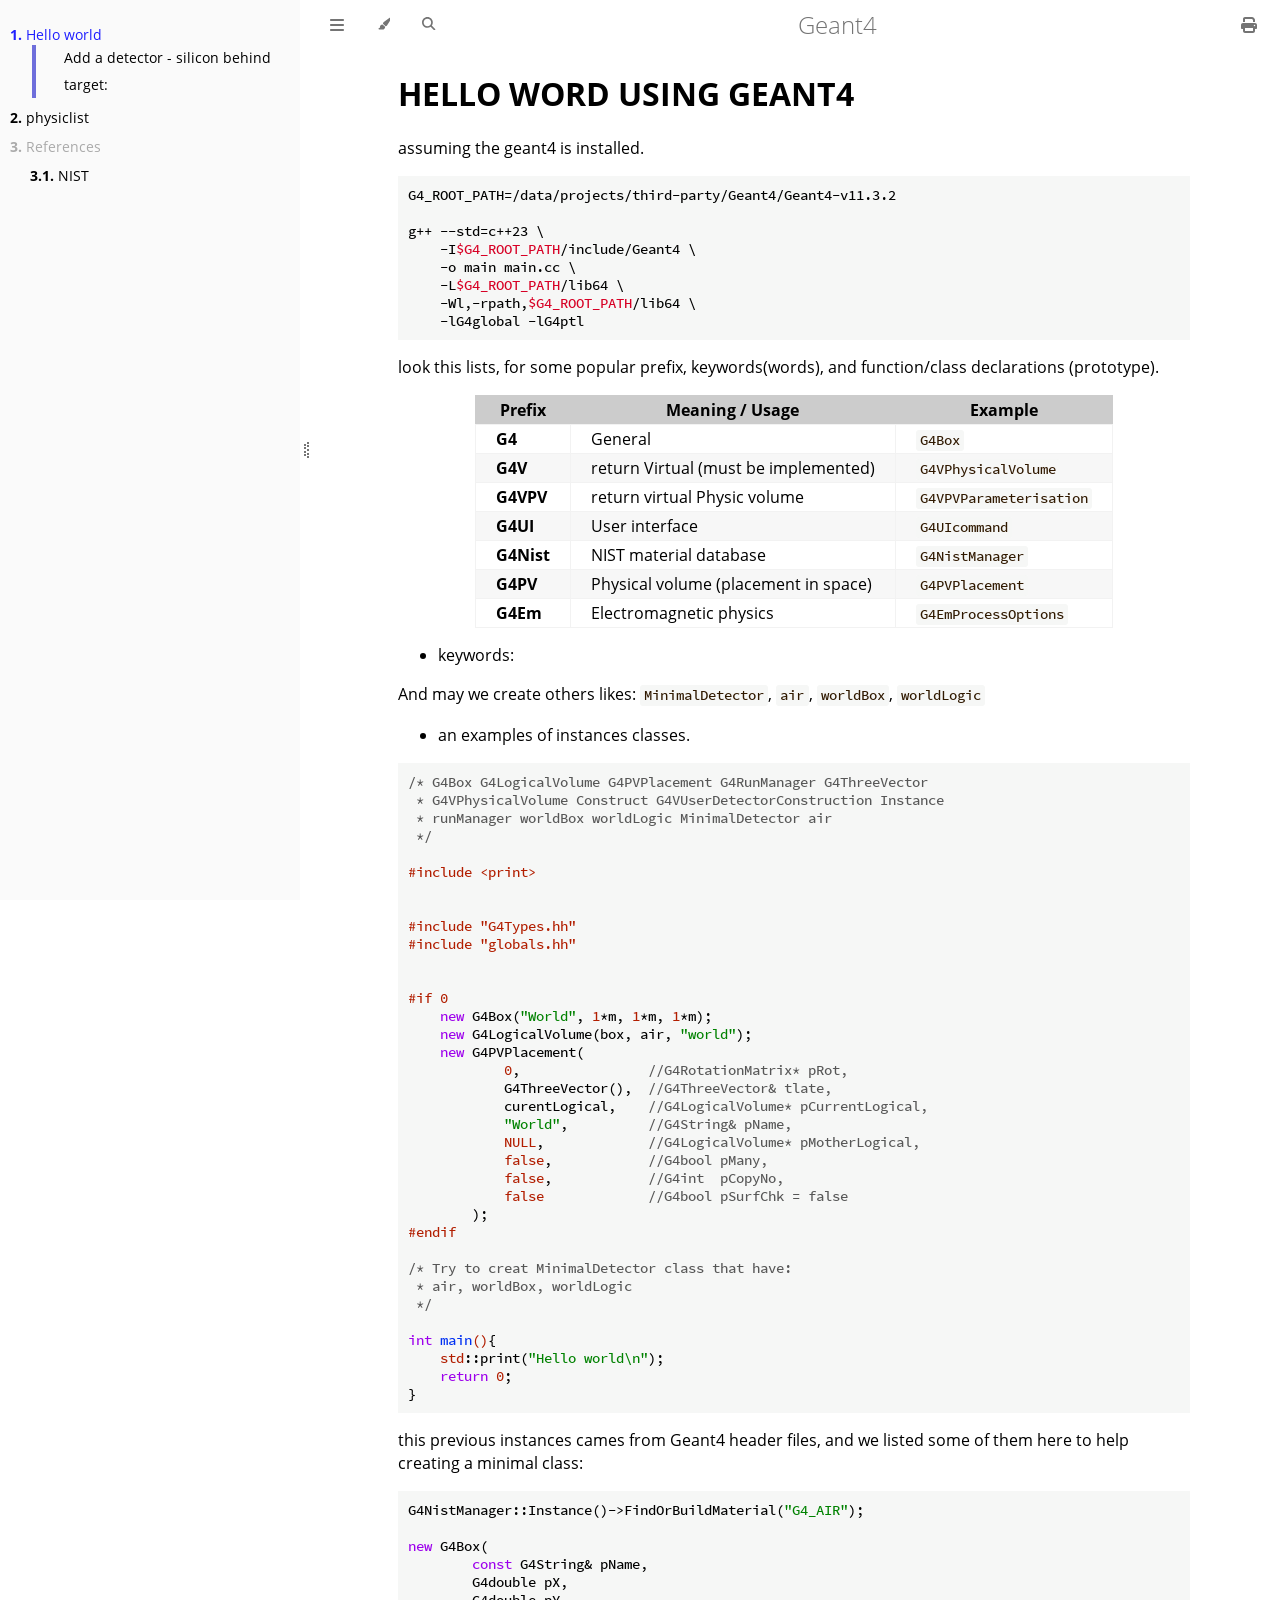
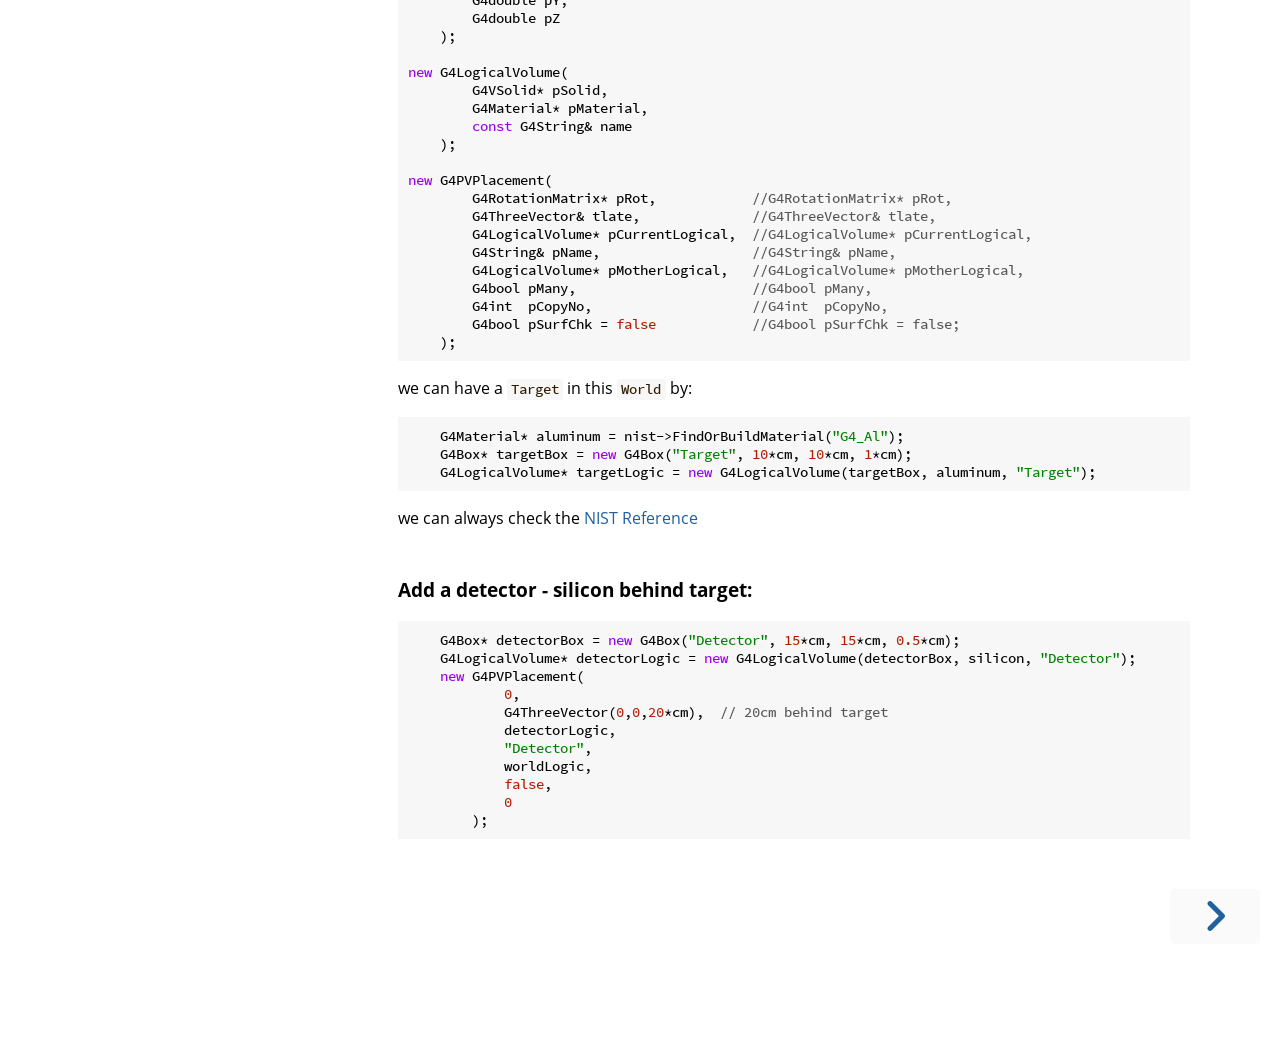
<file: index.html>
<!DOCTYPE HTML>
<html lang="en" class="light sidebar-visible" dir="ltr">
    <head>
        <!-- Book generated using mdBook -->
        <meta charset="UTF-8">
        <title>Hello world - Geant4</title>


        <!-- Custom HTML head -->

        <meta name="description" content="">
        <meta name="viewport" content="width=device-width, initial-scale=1">
        <meta name="theme-color" content="#ffffff">

        <link rel="icon" href="favicon-de23e50b.svg">
        <link rel="shortcut icon" href="favicon-8114d1fc.png">
        <link rel="stylesheet" href="css/variables-8adf115d.css">
        <link rel="stylesheet" href="css/general-2459343d.css">
        <link rel="stylesheet" href="css/chrome-ae938929.css">
        <link rel="stylesheet" href="css/print-9e4910d8.css" media="print">

        <!-- Fonts -->
        <link rel="stylesheet" href="fonts/fonts-9644e21d.css">

        <!-- Highlight.js Stylesheets -->
        <link rel="stylesheet" id="mdbook-highlight-css" href="highlight-493f70e1.css">
        <link rel="stylesheet" id="mdbook-tomorrow-night-css" href="tomorrow-night-4c0ae647.css">
        <link rel="stylesheet" id="mdbook-ayu-highlight-css" href="ayu-highlight-3fdfc3ac.css">

        <!-- Custom theme stylesheets -->
        <link rel="stylesheet" href="custom-8c1ed8f1.css">


        <!-- Provide site root and default themes to javascript -->
        <script>
            const path_to_root = "";
            const default_light_theme = "light";
            const default_dark_theme = "navy";
            window.path_to_searchindex_js = "searchindex-22007631.js";
        </script>
        <!-- Start loading toc.js asap -->
        <script src="toc-5d5b50f2.js"></script>
    </head>
    <body>
    <div id="mdbook-help-container">
        <div id="mdbook-help-popup">
            <h2 class="mdbook-help-title">Keyboard shortcuts</h2>
            <div>
                <p>Press <kbd>←</kbd> or <kbd>→</kbd> to navigate between chapters</p>
                <p>Press <kbd>S</kbd> or <kbd>/</kbd> to search in the book</p>
                <p>Press <kbd>?</kbd> to show this help</p>
                <p>Press <kbd>Esc</kbd> to hide this help</p>
            </div>
        </div>
    </div>
    <div id="mdbook-body-container">
        <!-- Work around some values being stored in localStorage wrapped in quotes -->
        <script>
            try {
                let theme = localStorage.getItem('mdbook-theme');
                let sidebar = localStorage.getItem('mdbook-sidebar');

                if (theme.startsWith('"') && theme.endsWith('"')) {
                    localStorage.setItem('mdbook-theme', theme.slice(1, theme.length - 1));
                }

                if (sidebar.startsWith('"') && sidebar.endsWith('"')) {
                    localStorage.setItem('mdbook-sidebar', sidebar.slice(1, sidebar.length - 1));
                }
            } catch (e) { }
        </script>

        <!-- Set the theme before any content is loaded, prevents flash -->
        <script>
            const default_theme = window.matchMedia("(prefers-color-scheme: dark)").matches ? default_dark_theme : default_light_theme;
            let theme;
            try { theme = localStorage.getItem('mdbook-theme'); } catch(e) { }
            if (theme === null || theme === undefined) { theme = default_theme; }
            const html = document.documentElement;
            html.classList.remove('light')
            html.classList.add(theme);
            html.classList.add("js");
        </script>

        <input type="checkbox" id="mdbook-sidebar-toggle-anchor" class="hidden">

        <!-- Hide / unhide sidebar before it is displayed -->
        <script>
            let sidebar = null;
            const sidebar_toggle = document.getElementById("mdbook-sidebar-toggle-anchor");
            if (document.body.clientWidth >= 1080) {
                try { sidebar = localStorage.getItem('mdbook-sidebar'); } catch(e) { }
                sidebar = sidebar || 'visible';
            } else {
                sidebar = 'hidden';
                sidebar_toggle.checked = false;
            }
            if (sidebar === 'visible') {
                sidebar_toggle.checked = true;
            } else {
                html.classList.remove('sidebar-visible');
            }
        </script>

        <nav id="mdbook-sidebar" class="sidebar" aria-label="Table of contents">
            <!-- populated by js -->
            <mdbook-sidebar-scrollbox class="sidebar-scrollbox"></mdbook-sidebar-scrollbox>
            <noscript>
                <iframe class="sidebar-iframe-outer" src="toc.html"></iframe>
            </noscript>
            <div id="mdbook-sidebar-resize-handle" class="sidebar-resize-handle">
                <div class="sidebar-resize-indicator"></div>
            </div>
        </nav>

        <div id="mdbook-page-wrapper" class="page-wrapper">

            <div class="page">
                <div id="mdbook-menu-bar-hover-placeholder"></div>
                <div id="mdbook-menu-bar" class="menu-bar sticky">
                    <div class="left-buttons">
                        <label id="mdbook-sidebar-toggle" class="icon-button" for="mdbook-sidebar-toggle-anchor" title="Toggle Table of Contents" aria-label="Toggle Table of Contents" aria-controls="mdbook-sidebar">
                            <span class=fa-svg><svg xmlns="http://www.w3.org/2000/svg" viewBox="0 0 448 512"><!--! Font Awesome Free 6.2.0 by @fontawesome - https://fontawesome.com License - https://fontawesome.com/license/free (Icons: CC BY 4.0, Fonts: SIL OFL 1.1, Code: MIT License) Copyright 2022 Fonticons, Inc. --><path d="M0 96C0 78.3 14.3 64 32 64H416c17.7 0 32 14.3 32 32s-14.3 32-32 32H32C14.3 128 0 113.7 0 96zM0 256c0-17.7 14.3-32 32-32H416c17.7 0 32 14.3 32 32s-14.3 32-32 32H32c-17.7 0-32-14.3-32-32zM448 416c0 17.7-14.3 32-32 32H32c-17.7 0-32-14.3-32-32s14.3-32 32-32H416c17.7 0 32 14.3 32 32z"/></svg></span>
                        </label>
                        <button id="mdbook-theme-toggle" class="icon-button" type="button" title="Change theme" aria-label="Change theme" aria-haspopup="true" aria-expanded="false" aria-controls="mdbook-theme-list">
                            <span class=fa-svg><svg xmlns="http://www.w3.org/2000/svg" viewBox="0 0 576 512"><!--! Font Awesome Free 6.2.0 by @fontawesome - https://fontawesome.com License - https://fontawesome.com/license/free (Icons: CC BY 4.0, Fonts: SIL OFL 1.1, Code: MIT License) Copyright 2022 Fonticons, Inc. --><path d="M371.3 367.1c27.3-3.9 51.9-19.4 67.2-42.9L600.2 74.1c12.6-19.5 9.4-45.3-7.6-61.2S549.7-4.4 531.1 9.6L294.4 187.2c-24 18-38.2 46.1-38.4 76.1L371.3 367.1zm-19.6 25.4l-116-104.4C175.9 290.3 128 339.6 128 400c0 3.9 .2 7.8 .6 11.6c1.8 17.5-10.2 36.4-27.8 36.4H96c-17.7 0-32 14.3-32 32s14.3 32 32 32H240c61.9 0 112-50.1 112-112c0-2.5-.1-5-.2-7.5z"/></svg></span>
                        </button>
                        <ul id="mdbook-theme-list" class="theme-popup" aria-label="Themes" role="menu">
                            <li role="none"><button role="menuitem" class="theme" id="mdbook-theme-default_theme">Auto</button></li>
                            <li role="none"><button role="menuitem" class="theme" id="mdbook-theme-light">Light</button></li>
                            <li role="none"><button role="menuitem" class="theme" id="mdbook-theme-rust">Rust</button></li>
                            <li role="none"><button role="menuitem" class="theme" id="mdbook-theme-coal">Coal</button></li>
                            <li role="none"><button role="menuitem" class="theme" id="mdbook-theme-navy">Navy</button></li>
                            <li role="none"><button role="menuitem" class="theme" id="mdbook-theme-ayu">Ayu</button></li>
                        </ul>
                        <button id="mdbook-search-toggle" class="icon-button" type="button" title="Search (`/`)" aria-label="Toggle Searchbar" aria-expanded="false" aria-keyshortcuts="/ s" aria-controls="mdbook-searchbar">
                            <span class=fa-svg><svg xmlns="http://www.w3.org/2000/svg" viewBox="0 0 512 512"><!--! Font Awesome Free 6.2.0 by @fontawesome - https://fontawesome.com License - https://fontawesome.com/license/free (Icons: CC BY 4.0, Fonts: SIL OFL 1.1, Code: MIT License) Copyright 2022 Fonticons, Inc. --><path d="M416 208c0 45.9-14.9 88.3-40 122.7L502.6 457.4c12.5 12.5 12.5 32.8 0 45.3s-32.8 12.5-45.3 0L330.7 376c-34.4 25.2-76.8 40-122.7 40C93.1 416 0 322.9 0 208S93.1 0 208 0S416 93.1 416 208zM208 352c79.5 0 144-64.5 144-144s-64.5-144-144-144S64 128.5 64 208s64.5 144 144 144z"/></svg></span>
                        </button>
                    </div>

                    <h1 class="menu-title">Geant4</h1>

                    <div class="right-buttons">
                        <a href="print.html" title="Print this book" aria-label="Print this book">
                            <span class=fa-svg id="print-button"><svg xmlns="http://www.w3.org/2000/svg" viewBox="0 0 512 512"><!--! Font Awesome Free 6.2.0 by @fontawesome - https://fontawesome.com License - https://fontawesome.com/license/free (Icons: CC BY 4.0, Fonts: SIL OFL 1.1, Code: MIT License) Copyright 2022 Fonticons, Inc. --><path d="M128 0C92.7 0 64 28.7 64 64v96h64V64H354.7L384 93.3V160h64V93.3c0-17-6.7-33.3-18.7-45.3L400 18.7C388 6.7 371.7 0 354.7 0H128zM384 352v32 64H128V384 368 352H384zm64 32h32c17.7 0 32-14.3 32-32V256c0-35.3-28.7-64-64-64H64c-35.3 0-64 28.7-64 64v96c0 17.7 14.3 32 32 32H64v64c0 35.3 28.7 64 64 64H384c35.3 0 64-28.7 64-64V384zm-16-88c-13.3 0-24-10.7-24-24s10.7-24 24-24s24 10.7 24 24s-10.7 24-24 24z"/></svg></span>
                        </a>

                    </div>
                </div>

                <div id="mdbook-search-wrapper" class="hidden">
                    <form id="mdbook-searchbar-outer" class="searchbar-outer">
                        <div class="search-wrapper">
                            <input type="search" id="mdbook-searchbar" name="searchbar" placeholder="Search this book ..." aria-controls="mdbook-searchresults-outer" aria-describedby="searchresults-header">
                            <div class="spinner-wrapper">
                                <span class=fa-svg id="fa-spin"><svg xmlns="http://www.w3.org/2000/svg" viewBox="0 0 512 512"><!--! Font Awesome Free 6.2.0 by @fontawesome - https://fontawesome.com License - https://fontawesome.com/license/free (Icons: CC BY 4.0, Fonts: SIL OFL 1.1, Code: MIT License) Copyright 2022 Fonticons, Inc. --><path d="M304 48c0-26.5-21.5-48-48-48s-48 21.5-48 48s21.5 48 48 48s48-21.5 48-48zm0 416c0-26.5-21.5-48-48-48s-48 21.5-48 48s21.5 48 48 48s48-21.5 48-48zM48 304c26.5 0 48-21.5 48-48s-21.5-48-48-48s-48 21.5-48 48s21.5 48 48 48zm464-48c0-26.5-21.5-48-48-48s-48 21.5-48 48s21.5 48 48 48s48-21.5 48-48zM142.9 437c18.7-18.7 18.7-49.1 0-67.9s-49.1-18.7-67.9 0s-18.7 49.1 0 67.9s49.1 18.7 67.9 0zm0-294.2c18.7-18.7 18.7-49.1 0-67.9S93.7 56.2 75 75s-18.7 49.1 0 67.9s49.1 18.7 67.9 0zM369.1 437c18.7 18.7 49.1 18.7 67.9 0s18.7-49.1 0-67.9s-49.1-18.7-67.9 0s-18.7 49.1 0 67.9z"/></svg></span>
                            </div>
                        </div>
                    </form>
                    <div id="mdbook-searchresults-outer" class="searchresults-outer hidden">
                        <div id="mdbook-searchresults-header" class="searchresults-header"></div>
                        <ul id="mdbook-searchresults">
                        </ul>
                    </div>
                </div>

                <!-- Apply ARIA attributes after the sidebar and the sidebar toggle button are added to the DOM -->
                <script>
                    document.getElementById('mdbook-sidebar-toggle').setAttribute('aria-expanded', sidebar === 'visible');
                    document.getElementById('mdbook-sidebar').setAttribute('aria-hidden', sidebar !== 'visible');
                    Array.from(document.querySelectorAll('#mdbook-sidebar a')).forEach(function(link) {
                        link.setAttribute('tabIndex', sidebar === 'visible' ? 0 : -1);
                    });
                </script>

                <div id="mdbook-content" class="content">
                    <main>
                        <h1 id="hello-word-using-geant4"><a class="header" href="#hello-word-using-geant4">HELLO WORD USING GEANT4</a></h1>
<p>assuming the geant4 is installed.</p>
<pre><code class="language-bash">G4_ROOT_PATH=/data/projects/third-party/Geant4/Geant4-v11.3.2

g++ --std=c++23 \
    -I$G4_ROOT_PATH/include/Geant4 \
    -o main main.cc \
    -L$G4_ROOT_PATH/lib64 \
    -Wl,-rpath,$G4_ROOT_PATH/lib64 \
    -lG4global -lG4ptl
</code></pre>
<p>look this lists, for some popular prefix, keywords(words), and function/class declarations (prototype).</p>
<div class="table-wrapper">
<table>
<thead>
<tr><th>Prefix</th><th>Meaning / Usage</th><th>Example</th></tr>
</thead>
<tbody>
<tr><td><strong>G4</strong></td><td>General</td><td><code>G4Box</code></td></tr>
<tr><td><strong>G4V</strong></td><td>return Virtual (must be implemented)</td><td><code>G4VPhysicalVolume</code></td></tr>
<tr><td><strong>G4VPV</strong></td><td>return virtual Physic volume</td><td><code>G4VPVParameterisation</code></td></tr>
<tr><td><strong>G4UI</strong></td><td>User interface</td><td><code>G4UIcommand</code></td></tr>
<tr><td><strong>G4Nist</strong></td><td>NIST material database</td><td><code>G4NistManager</code></td></tr>
<tr><td><strong>G4PV</strong></td><td>Physical volume (placement in space)</td><td><code>G4PVPlacement</code></td></tr>
<tr><td><strong>G4Em</strong></td><td>Electromagnetic physics</td><td><code>G4EmProcessOptions</code></td></tr>
</tbody>
</table>
</div>
<ul>
<li>keywords:</li>
</ul>
<p>And may we create others likes: <code>MinimalDetector</code>, <code>air</code>, <code>worldBox</code>, <code>worldLogic</code></p>
<ul>
<li>an examples of instances classes.</li>
</ul>
<pre><code class="language-cpp">/* G4Box G4LogicalVolume G4PVPlacement G4RunManager G4ThreeVector
 * G4VPhysicalVolume Construct G4VUserDetectorConstruction Instance
 * runManager worldBox worldLogic MinimalDetector air
 */

#include &lt;print&gt;


#include "G4Types.hh"
#include "globals.hh"


#if 0
    new G4Box("World", 1*m, 1*m, 1*m);
    new G4LogicalVolume(box, air, "world");
    new G4PVPlacement(
            0,                //G4RotationMatrix* pRot,
            G4ThreeVector(),  //G4ThreeVector&amp; tlate,
            curentLogical,    //G4LogicalVolume* pCurrentLogical,
            "World",          //G4String&amp; pName,
            NULL,             //G4LogicalVolume* pMotherLogical,
            false,            //G4bool pMany,
            false,            //G4int  pCopyNo,
            false             //G4bool pSurfChk = false
        );
#endif

/* Try to creat MinimalDetector class that have:
 * air, worldBox, worldLogic
 */

int main(){
    std::print("Hello world\n");
    return 0;
}
</code></pre>
<p>this previous instances cames from Geant4 header files, and we listed some of them here to help creating a minimal class:</p>
<pre><code class="language-cpp">G4NistManager::Instance()-&gt;FindOrBuildMaterial("G4_AIR");

new G4Box(
        const G4String&amp; pName,
        G4double pX,
        G4double pY,
        G4double pZ
    );

new G4LogicalVolume(
        G4VSolid* pSolid,
        G4Material* pMaterial,
        const G4String&amp; name
    );

new G4PVPlacement(
        G4RotationMatrix* pRot,            //G4RotationMatrix* pRot,
        G4ThreeVector&amp; tlate,              //G4ThreeVector&amp; tlate,
        G4LogicalVolume* pCurrentLogical,  //G4LogicalVolume* pCurrentLogical,
        G4String&amp; pName,                   //G4String&amp; pName,
        G4LogicalVolume* pMotherLogical,   //G4LogicalVolume* pMotherLogical,
        G4bool pMany,                      //G4bool pMany,
        G4int  pCopyNo,                    //G4int  pCopyNo,
        G4bool pSurfChk = false            //G4bool pSurfChk = false;
    );
</code></pre>
<p>we can have a <code>Target</code> in this <code>World</code> by:</p>
<pre><code class="language-cpp">    G4Material* aluminum = nist-&gt;FindOrBuildMaterial("G4_Al");
    G4Box* targetBox = new G4Box("Target", 10*cm, 10*cm, 1*cm);
    G4LogicalVolume* targetLogic = new G4LogicalVolume(targetBox, aluminum, "Target");
</code></pre>
<p>we can always check the <a href="./references/nist.html"> NIST Reference </a></p>
<h3 id="add-a-detector---silicon-behind-target"><a class="header" href="#add-a-detector---silicon-behind-target">Add a detector - silicon behind target:</a></h3>
<pre><code class="language-cpp">    G4Box* detectorBox = new G4Box("Detector", 15*cm, 15*cm, 0.5*cm);
    G4LogicalVolume* detectorLogic = new G4LogicalVolume(detectorBox, silicon, "Detector");
    new G4PVPlacement(
            0,
            G4ThreeVector(0,0,20*cm),  // 20cm behind target
            detectorLogic,
            "Detector", 
            worldLogic,
            false,
            0
        );
</code></pre>

                    </main>

                    <nav class="nav-wrapper" aria-label="Page navigation">
                        <!-- Mobile navigation buttons -->

                            <a rel="next prefetch" href="physiclist.html" class="mobile-nav-chapters next" title="Next chapter" aria-label="Next chapter" aria-keyshortcuts="Right">
                                <span class=fa-svg><svg xmlns="http://www.w3.org/2000/svg" viewBox="0 0 320 512"><!--! Font Awesome Free 6.2.0 by @fontawesome - https://fontawesome.com License - https://fontawesome.com/license/free (Icons: CC BY 4.0, Fonts: SIL OFL 1.1, Code: MIT License) Copyright 2022 Fonticons, Inc. --><path d="M278.6 233.4c12.5 12.5 12.5 32.8 0 45.3l-160 160c-12.5 12.5-32.8 12.5-45.3 0s-12.5-32.8 0-45.3L210.7 256 73.4 118.6c-12.5-12.5-12.5-32.8 0-45.3s32.8-12.5 45.3 0l160 160z"/></svg></span>
                            </a>

                        <div style="clear: both"></div>
                    </nav>
                </div>
            </div>

            <nav class="nav-wide-wrapper" aria-label="Page navigation">

                    <a rel="next prefetch" href="physiclist.html" class="nav-chapters next" title="Next chapter" aria-label="Next chapter" aria-keyshortcuts="Right">
                        <span class=fa-svg><svg xmlns="http://www.w3.org/2000/svg" viewBox="0 0 320 512"><!--! Font Awesome Free 6.2.0 by @fontawesome - https://fontawesome.com License - https://fontawesome.com/license/free (Icons: CC BY 4.0, Fonts: SIL OFL 1.1, Code: MIT License) Copyright 2022 Fonticons, Inc. --><path d="M278.6 233.4c12.5 12.5 12.5 32.8 0 45.3l-160 160c-12.5 12.5-32.8 12.5-45.3 0s-12.5-32.8 0-45.3L210.7 256 73.4 118.6c-12.5-12.5-12.5-32.8 0-45.3s32.8-12.5 45.3 0l160 160z"/></svg></span>
                    </a>
            </nav>

        </div>

        <template id=fa-eye><span class=fa-svg><svg xmlns="http://www.w3.org/2000/svg" viewBox="0 0 576 512"><!--! Font Awesome Free 6.2.0 by @fontawesome - https://fontawesome.com License - https://fontawesome.com/license/free (Icons: CC BY 4.0, Fonts: SIL OFL 1.1, Code: MIT License) Copyright 2022 Fonticons, Inc. --><path d="M288 32c-80.8 0-145.5 36.8-192.6 80.6C48.6 156 17.3 208 2.5 243.7c-3.3 7.9-3.3 16.7 0 24.6C17.3 304 48.6 356 95.4 399.4C142.5 443.2 207.2 480 288 480s145.5-36.8 192.6-80.6c46.8-43.5 78.1-95.4 93-131.1c3.3-7.9 3.3-16.7 0-24.6c-14.9-35.7-46.2-87.7-93-131.1C433.5 68.8 368.8 32 288 32zM432 256c0 79.5-64.5 144-144 144s-144-64.5-144-144s64.5-144 144-144s144 64.5 144 144zM288 192c0 35.3-28.7 64-64 64c-11.5 0-22.3-3-31.6-8.4c-.2 2.8-.4 5.5-.4 8.4c0 53 43 96 96 96s96-43 96-96s-43-96-96-96c-2.8 0-5.6 .1-8.4 .4c5.3 9.3 8.4 20.1 8.4 31.6z"/></svg></span></template>
        <template id=fa-eye-slash><span class=fa-svg><svg xmlns="http://www.w3.org/2000/svg" viewBox="0 0 640 512"><!--! Font Awesome Free 6.2.0 by @fontawesome - https://fontawesome.com License - https://fontawesome.com/license/free (Icons: CC BY 4.0, Fonts: SIL OFL 1.1, Code: MIT License) Copyright 2022 Fonticons, Inc. --><path d="M38.8 5.1C28.4-3.1 13.3-1.2 5.1 9.2S-1.2 34.7 9.2 42.9l592 464c10.4 8.2 25.5 6.3 33.7-4.1s6.3-25.5-4.1-33.7L525.6 386.7c39.6-40.6 66.4-86.1 79.9-118.4c3.3-7.9 3.3-16.7 0-24.6c-14.9-35.7-46.2-87.7-93-131.1C465.5 68.8 400.8 32 320 32c-68.2 0-125 26.3-169.3 60.8L38.8 5.1zM223.1 149.5C248.6 126.2 282.7 112 320 112c79.5 0 144 64.5 144 144c0 24.9-6.3 48.3-17.4 68.7L408 294.5c5.2-11.8 8-24.8 8-38.5c0-53-43-96-96-96c-2.8 0-5.6 .1-8.4 .4c5.3 9.3 8.4 20.1 8.4 31.6c0 10.2-2.4 19.8-6.6 28.3l-90.3-70.8zm223.1 298L373 389.9c-16.4 6.5-34.3 10.1-53 10.1c-79.5 0-144-64.5-144-144c0-6.9 .5-13.6 1.4-20.2L83.1 161.5C60.3 191.2 44 220.8 34.5 243.7c-3.3 7.9-3.3 16.7 0 24.6c14.9 35.7 46.2 87.7 93 131.1C174.5 443.2 239.2 480 320 480c47.8 0 89.9-12.9 126.2-32.5z"/></svg></span></template>
        <template id=fa-copy><span class=fa-svg><svg xmlns="http://www.w3.org/2000/svg" viewBox="0 0 512 512"><!--! Font Awesome Free 6.2.0 by @fontawesome - https://fontawesome.com License - https://fontawesome.com/license/free (Icons: CC BY 4.0, Fonts: SIL OFL 1.1, Code: MIT License) Copyright 2022 Fonticons, Inc. --><path d="M502.6 70.63l-61.25-61.25C435.4 3.371 427.2 0 418.7 0H255.1c-35.35 0-64 28.66-64 64l.0195 256C192 355.4 220.7 384 256 384h192c35.2 0 64-28.8 64-64V93.25C512 84.77 508.6 76.63 502.6 70.63zM464 320c0 8.836-7.164 16-16 16H255.1c-8.838 0-16-7.164-16-16L239.1 64.13c0-8.836 7.164-16 16-16h128L384 96c0 17.67 14.33 32 32 32h47.1V320zM272 448c0 8.836-7.164 16-16 16H63.1c-8.838 0-16-7.164-16-16L47.98 192.1c0-8.836 7.164-16 16-16H160V128H63.99c-35.35 0-64 28.65-64 64l.0098 256C.002 483.3 28.66 512 64 512h192c35.2 0 64-28.8 64-64v-32h-47.1L272 448z"/></svg></span></template>
        <template id=fa-play><span class=fa-svg><svg xmlns="http://www.w3.org/2000/svg" viewBox="0 0 384 512"><!--! Font Awesome Free 6.2.0 by @fontawesome - https://fontawesome.com License - https://fontawesome.com/license/free (Icons: CC BY 4.0, Fonts: SIL OFL 1.1, Code: MIT License) Copyright 2022 Fonticons, Inc. --><path d="M73 39c-14.8-9.1-33.4-9.4-48.5-.9S0 62.6 0 80V432c0 17.4 9.4 33.4 24.5 41.9s33.7 8.1 48.5-.9L361 297c14.3-8.7 23-24.2 23-41s-8.7-32.2-23-41L73 39z"/></svg></span></template>
        <template id=fa-clock-rotate-left><span class=fa-svg><svg xmlns="http://www.w3.org/2000/svg" viewBox="0 0 512 512"><!--! Font Awesome Free 6.2.0 by @fontawesome - https://fontawesome.com License - https://fontawesome.com/license/free (Icons: CC BY 4.0, Fonts: SIL OFL 1.1, Code: MIT License) Copyright 2022 Fonticons, Inc. --><path d="M75 75L41 41C25.9 25.9 0 36.6 0 57.9V168c0 13.3 10.7 24 24 24H134.1c21.4 0 32.1-25.9 17-41l-30.8-30.8C155 85.5 203 64 256 64c106 0 192 86 192 192s-86 192-192 192c-40.8 0-78.6-12.7-109.7-34.4c-14.5-10.1-34.4-6.6-44.6 7.9s-6.6 34.4 7.9 44.6C151.2 495 201.7 512 256 512c141.4 0 256-114.6 256-256S397.4 0 256 0C185.3 0 121.3 28.7 75 75zm181 53c-13.3 0-24 10.7-24 24V256c0 6.4 2.5 12.5 7 17l72 72c9.4 9.4 24.6 9.4 33.9 0s9.4-24.6 0-33.9l-65-65V152c0-13.3-10.7-24-24-24z"/></svg></span></template>



        <script>
            window.playground_copyable = true;
        </script>


        <script src="elasticlunr-ef4e11c1.min.js"></script>
        <script src="mark-09e88c2c.min.js"></script>
        <script src="searcher-c2a407aa.js"></script>

        <script src="clipboard-1626706a.min.js"></script>
        <script src="highlight-abc7f01d.js"></script>
        <script src="book-a0b12cfe.js"></script>

        <!-- Custom JS scripts -->



    </div>
    </body>
</html>
</file>
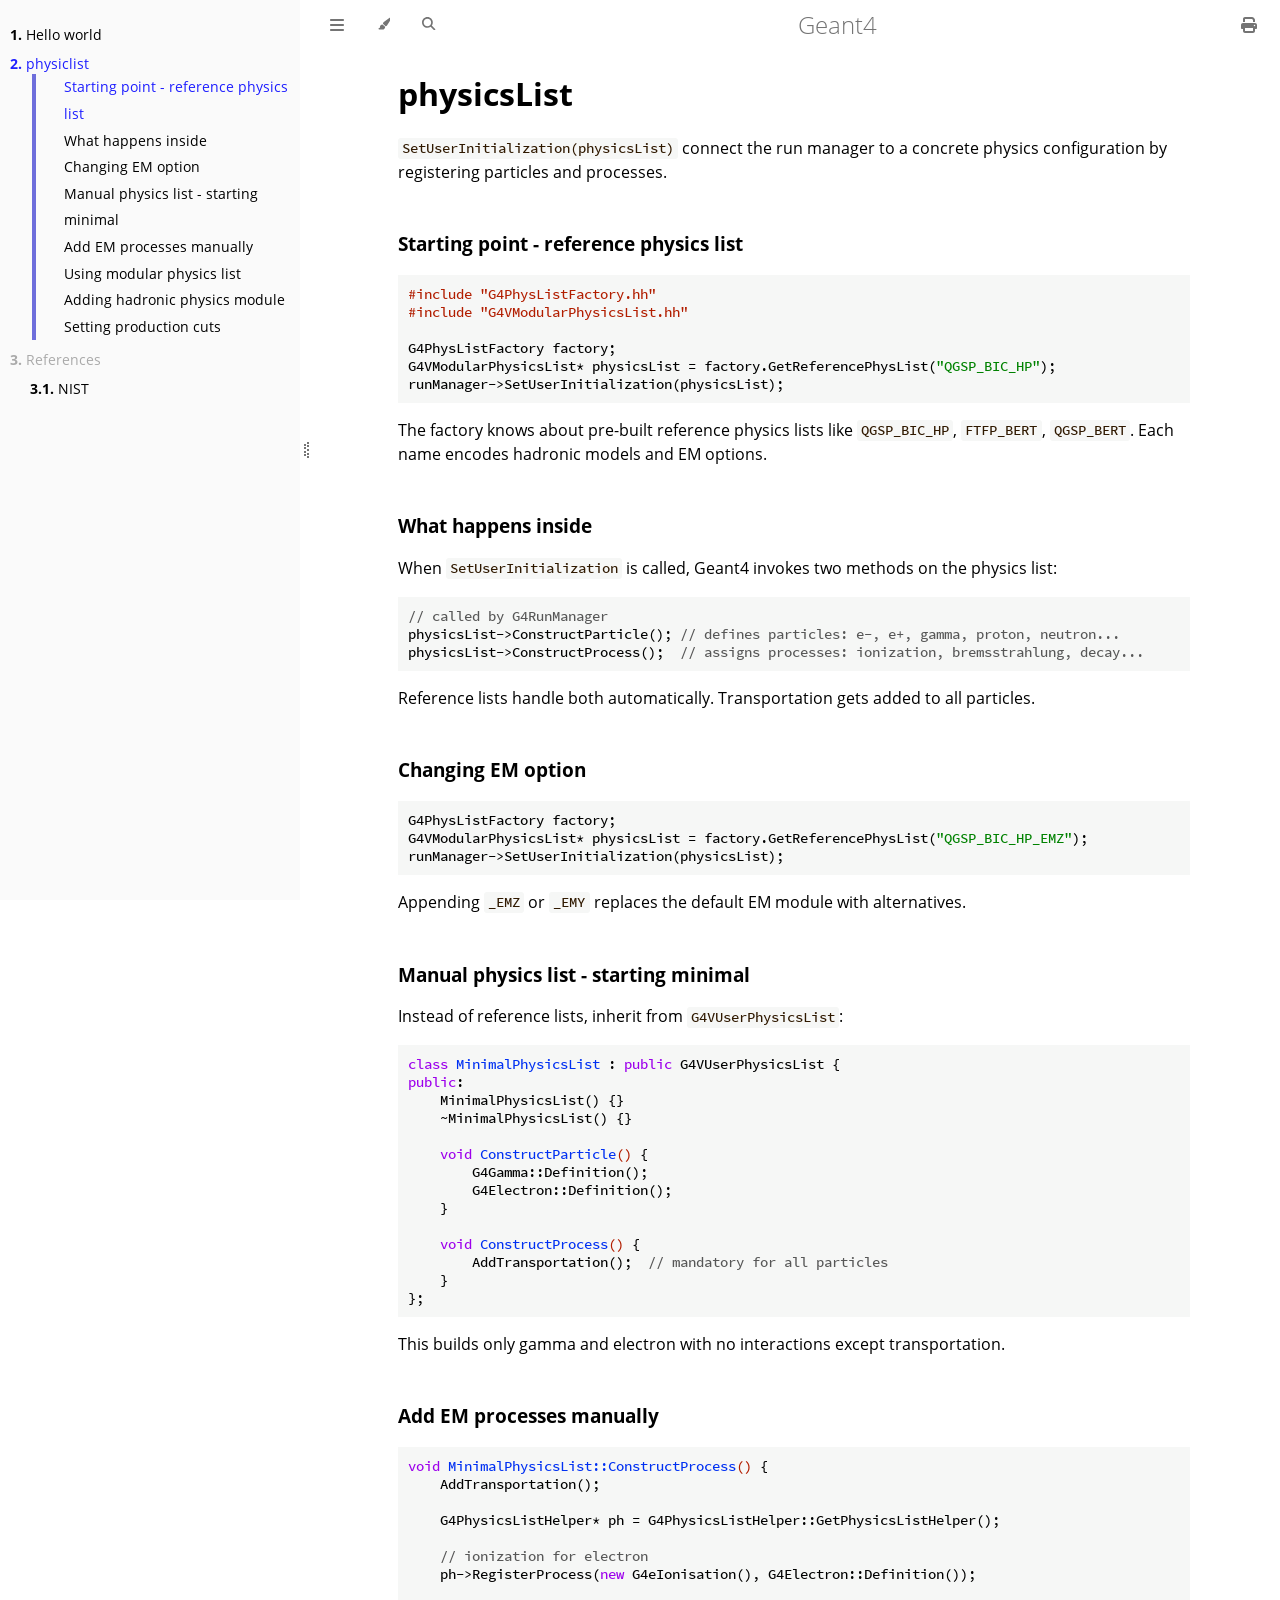
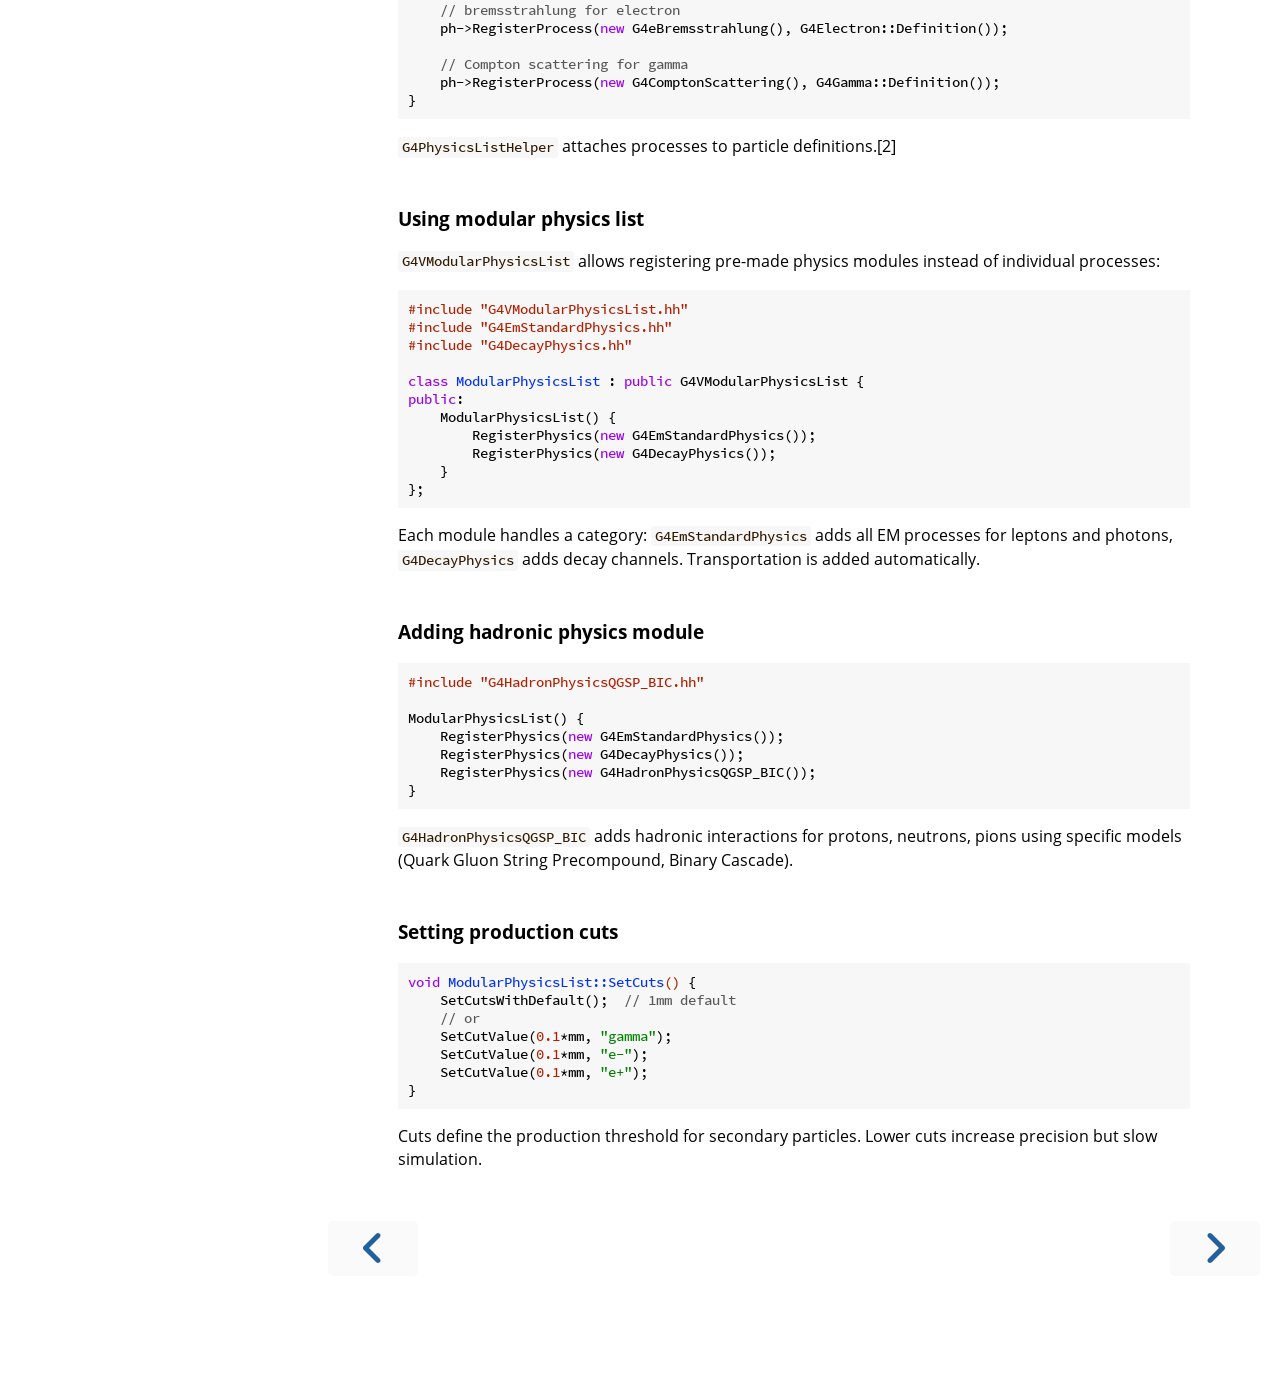
<file: physiclist.html>
<!DOCTYPE HTML>
<html lang="en" class="light sidebar-visible" dir="ltr">
    <head>
        <!-- Book generated using mdBook -->
        <meta charset="UTF-8">
        <title>physiclist - Geant4</title>


        <!-- Custom HTML head -->

        <meta name="description" content="">
        <meta name="viewport" content="width=device-width, initial-scale=1">
        <meta name="theme-color" content="#ffffff">

        <link rel="icon" href="favicon-de23e50b.svg">
        <link rel="shortcut icon" href="favicon-8114d1fc.png">
        <link rel="stylesheet" href="css/variables-8adf115d.css">
        <link rel="stylesheet" href="css/general-2459343d.css">
        <link rel="stylesheet" href="css/chrome-ae938929.css">
        <link rel="stylesheet" href="css/print-9e4910d8.css" media="print">

        <!-- Fonts -->
        <link rel="stylesheet" href="fonts/fonts-9644e21d.css">

        <!-- Highlight.js Stylesheets -->
        <link rel="stylesheet" id="mdbook-highlight-css" href="highlight-493f70e1.css">
        <link rel="stylesheet" id="mdbook-tomorrow-night-css" href="tomorrow-night-4c0ae647.css">
        <link rel="stylesheet" id="mdbook-ayu-highlight-css" href="ayu-highlight-3fdfc3ac.css">

        <!-- Custom theme stylesheets -->
        <link rel="stylesheet" href="custom-8c1ed8f1.css">


        <!-- Provide site root and default themes to javascript -->
        <script>
            const path_to_root = "";
            const default_light_theme = "light";
            const default_dark_theme = "navy";
            window.path_to_searchindex_js = "searchindex-22007631.js";
        </script>
        <!-- Start loading toc.js asap -->
        <script src="toc-5d5b50f2.js"></script>
    </head>
    <body>
    <div id="mdbook-help-container">
        <div id="mdbook-help-popup">
            <h2 class="mdbook-help-title">Keyboard shortcuts</h2>
            <div>
                <p>Press <kbd>←</kbd> or <kbd>→</kbd> to navigate between chapters</p>
                <p>Press <kbd>S</kbd> or <kbd>/</kbd> to search in the book</p>
                <p>Press <kbd>?</kbd> to show this help</p>
                <p>Press <kbd>Esc</kbd> to hide this help</p>
            </div>
        </div>
    </div>
    <div id="mdbook-body-container">
        <!-- Work around some values being stored in localStorage wrapped in quotes -->
        <script>
            try {
                let theme = localStorage.getItem('mdbook-theme');
                let sidebar = localStorage.getItem('mdbook-sidebar');

                if (theme.startsWith('"') && theme.endsWith('"')) {
                    localStorage.setItem('mdbook-theme', theme.slice(1, theme.length - 1));
                }

                if (sidebar.startsWith('"') && sidebar.endsWith('"')) {
                    localStorage.setItem('mdbook-sidebar', sidebar.slice(1, sidebar.length - 1));
                }
            } catch (e) { }
        </script>

        <!-- Set the theme before any content is loaded, prevents flash -->
        <script>
            const default_theme = window.matchMedia("(prefers-color-scheme: dark)").matches ? default_dark_theme : default_light_theme;
            let theme;
            try { theme = localStorage.getItem('mdbook-theme'); } catch(e) { }
            if (theme === null || theme === undefined) { theme = default_theme; }
            const html = document.documentElement;
            html.classList.remove('light')
            html.classList.add(theme);
            html.classList.add("js");
        </script>

        <input type="checkbox" id="mdbook-sidebar-toggle-anchor" class="hidden">

        <!-- Hide / unhide sidebar before it is displayed -->
        <script>
            let sidebar = null;
            const sidebar_toggle = document.getElementById("mdbook-sidebar-toggle-anchor");
            if (document.body.clientWidth >= 1080) {
                try { sidebar = localStorage.getItem('mdbook-sidebar'); } catch(e) { }
                sidebar = sidebar || 'visible';
            } else {
                sidebar = 'hidden';
                sidebar_toggle.checked = false;
            }
            if (sidebar === 'visible') {
                sidebar_toggle.checked = true;
            } else {
                html.classList.remove('sidebar-visible');
            }
        </script>

        <nav id="mdbook-sidebar" class="sidebar" aria-label="Table of contents">
            <!-- populated by js -->
            <mdbook-sidebar-scrollbox class="sidebar-scrollbox"></mdbook-sidebar-scrollbox>
            <noscript>
                <iframe class="sidebar-iframe-outer" src="toc.html"></iframe>
            </noscript>
            <div id="mdbook-sidebar-resize-handle" class="sidebar-resize-handle">
                <div class="sidebar-resize-indicator"></div>
            </div>
        </nav>

        <div id="mdbook-page-wrapper" class="page-wrapper">

            <div class="page">
                <div id="mdbook-menu-bar-hover-placeholder"></div>
                <div id="mdbook-menu-bar" class="menu-bar sticky">
                    <div class="left-buttons">
                        <label id="mdbook-sidebar-toggle" class="icon-button" for="mdbook-sidebar-toggle-anchor" title="Toggle Table of Contents" aria-label="Toggle Table of Contents" aria-controls="mdbook-sidebar">
                            <span class=fa-svg><svg xmlns="http://www.w3.org/2000/svg" viewBox="0 0 448 512"><!--! Font Awesome Free 6.2.0 by @fontawesome - https://fontawesome.com License - https://fontawesome.com/license/free (Icons: CC BY 4.0, Fonts: SIL OFL 1.1, Code: MIT License) Copyright 2022 Fonticons, Inc. --><path d="M0 96C0 78.3 14.3 64 32 64H416c17.7 0 32 14.3 32 32s-14.3 32-32 32H32C14.3 128 0 113.7 0 96zM0 256c0-17.7 14.3-32 32-32H416c17.7 0 32 14.3 32 32s-14.3 32-32 32H32c-17.7 0-32-14.3-32-32zM448 416c0 17.7-14.3 32-32 32H32c-17.7 0-32-14.3-32-32s14.3-32 32-32H416c17.7 0 32 14.3 32 32z"/></svg></span>
                        </label>
                        <button id="mdbook-theme-toggle" class="icon-button" type="button" title="Change theme" aria-label="Change theme" aria-haspopup="true" aria-expanded="false" aria-controls="mdbook-theme-list">
                            <span class=fa-svg><svg xmlns="http://www.w3.org/2000/svg" viewBox="0 0 576 512"><!--! Font Awesome Free 6.2.0 by @fontawesome - https://fontawesome.com License - https://fontawesome.com/license/free (Icons: CC BY 4.0, Fonts: SIL OFL 1.1, Code: MIT License) Copyright 2022 Fonticons, Inc. --><path d="M371.3 367.1c27.3-3.9 51.9-19.4 67.2-42.9L600.2 74.1c12.6-19.5 9.4-45.3-7.6-61.2S549.7-4.4 531.1 9.6L294.4 187.2c-24 18-38.2 46.1-38.4 76.1L371.3 367.1zm-19.6 25.4l-116-104.4C175.9 290.3 128 339.6 128 400c0 3.9 .2 7.8 .6 11.6c1.8 17.5-10.2 36.4-27.8 36.4H96c-17.7 0-32 14.3-32 32s14.3 32 32 32H240c61.9 0 112-50.1 112-112c0-2.5-.1-5-.2-7.5z"/></svg></span>
                        </button>
                        <ul id="mdbook-theme-list" class="theme-popup" aria-label="Themes" role="menu">
                            <li role="none"><button role="menuitem" class="theme" id="mdbook-theme-default_theme">Auto</button></li>
                            <li role="none"><button role="menuitem" class="theme" id="mdbook-theme-light">Light</button></li>
                            <li role="none"><button role="menuitem" class="theme" id="mdbook-theme-rust">Rust</button></li>
                            <li role="none"><button role="menuitem" class="theme" id="mdbook-theme-coal">Coal</button></li>
                            <li role="none"><button role="menuitem" class="theme" id="mdbook-theme-navy">Navy</button></li>
                            <li role="none"><button role="menuitem" class="theme" id="mdbook-theme-ayu">Ayu</button></li>
                        </ul>
                        <button id="mdbook-search-toggle" class="icon-button" type="button" title="Search (`/`)" aria-label="Toggle Searchbar" aria-expanded="false" aria-keyshortcuts="/ s" aria-controls="mdbook-searchbar">
                            <span class=fa-svg><svg xmlns="http://www.w3.org/2000/svg" viewBox="0 0 512 512"><!--! Font Awesome Free 6.2.0 by @fontawesome - https://fontawesome.com License - https://fontawesome.com/license/free (Icons: CC BY 4.0, Fonts: SIL OFL 1.1, Code: MIT License) Copyright 2022 Fonticons, Inc. --><path d="M416 208c0 45.9-14.9 88.3-40 122.7L502.6 457.4c12.5 12.5 12.5 32.8 0 45.3s-32.8 12.5-45.3 0L330.7 376c-34.4 25.2-76.8 40-122.7 40C93.1 416 0 322.9 0 208S93.1 0 208 0S416 93.1 416 208zM208 352c79.5 0 144-64.5 144-144s-64.5-144-144-144S64 128.5 64 208s64.5 144 144 144z"/></svg></span>
                        </button>
                    </div>

                    <h1 class="menu-title">Geant4</h1>

                    <div class="right-buttons">
                        <a href="print.html" title="Print this book" aria-label="Print this book">
                            <span class=fa-svg id="print-button"><svg xmlns="http://www.w3.org/2000/svg" viewBox="0 0 512 512"><!--! Font Awesome Free 6.2.0 by @fontawesome - https://fontawesome.com License - https://fontawesome.com/license/free (Icons: CC BY 4.0, Fonts: SIL OFL 1.1, Code: MIT License) Copyright 2022 Fonticons, Inc. --><path d="M128 0C92.7 0 64 28.7 64 64v96h64V64H354.7L384 93.3V160h64V93.3c0-17-6.7-33.3-18.7-45.3L400 18.7C388 6.7 371.7 0 354.7 0H128zM384 352v32 64H128V384 368 352H384zm64 32h32c17.7 0 32-14.3 32-32V256c0-35.3-28.7-64-64-64H64c-35.3 0-64 28.7-64 64v96c0 17.7 14.3 32 32 32H64v64c0 35.3 28.7 64 64 64H384c35.3 0 64-28.7 64-64V384zm-16-88c-13.3 0-24-10.7-24-24s10.7-24 24-24s24 10.7 24 24s-10.7 24-24 24z"/></svg></span>
                        </a>

                    </div>
                </div>

                <div id="mdbook-search-wrapper" class="hidden">
                    <form id="mdbook-searchbar-outer" class="searchbar-outer">
                        <div class="search-wrapper">
                            <input type="search" id="mdbook-searchbar" name="searchbar" placeholder="Search this book ..." aria-controls="mdbook-searchresults-outer" aria-describedby="searchresults-header">
                            <div class="spinner-wrapper">
                                <span class=fa-svg id="fa-spin"><svg xmlns="http://www.w3.org/2000/svg" viewBox="0 0 512 512"><!--! Font Awesome Free 6.2.0 by @fontawesome - https://fontawesome.com License - https://fontawesome.com/license/free (Icons: CC BY 4.0, Fonts: SIL OFL 1.1, Code: MIT License) Copyright 2022 Fonticons, Inc. --><path d="M304 48c0-26.5-21.5-48-48-48s-48 21.5-48 48s21.5 48 48 48s48-21.5 48-48zm0 416c0-26.5-21.5-48-48-48s-48 21.5-48 48s21.5 48 48 48s48-21.5 48-48zM48 304c26.5 0 48-21.5 48-48s-21.5-48-48-48s-48 21.5-48 48s21.5 48 48 48zm464-48c0-26.5-21.5-48-48-48s-48 21.5-48 48s21.5 48 48 48s48-21.5 48-48zM142.9 437c18.7-18.7 18.7-49.1 0-67.9s-49.1-18.7-67.9 0s-18.7 49.1 0 67.9s49.1 18.7 67.9 0zm0-294.2c18.7-18.7 18.7-49.1 0-67.9S93.7 56.2 75 75s-18.7 49.1 0 67.9s49.1 18.7 67.9 0zM369.1 437c18.7 18.7 49.1 18.7 67.9 0s18.7-49.1 0-67.9s-49.1-18.7-67.9 0s-18.7 49.1 0 67.9z"/></svg></span>
                            </div>
                        </div>
                    </form>
                    <div id="mdbook-searchresults-outer" class="searchresults-outer hidden">
                        <div id="mdbook-searchresults-header" class="searchresults-header"></div>
                        <ul id="mdbook-searchresults">
                        </ul>
                    </div>
                </div>

                <!-- Apply ARIA attributes after the sidebar and the sidebar toggle button are added to the DOM -->
                <script>
                    document.getElementById('mdbook-sidebar-toggle').setAttribute('aria-expanded', sidebar === 'visible');
                    document.getElementById('mdbook-sidebar').setAttribute('aria-hidden', sidebar !== 'visible');
                    Array.from(document.querySelectorAll('#mdbook-sidebar a')).forEach(function(link) {
                        link.setAttribute('tabIndex', sidebar === 'visible' ? 0 : -1);
                    });
                </script>

                <div id="mdbook-content" class="content">
                    <main>
                        <h1 id="physicslist"><a class="header" href="#physicslist">physicsList</a></h1>
<p><code>SetUserInitialization(physicsList)</code> connect the run manager to a concrete physics configuration by registering particles and processes.</p>
<h3 id="starting-point---reference-physics-list"><a class="header" href="#starting-point---reference-physics-list">Starting point - reference physics list</a></h3>
<pre><code class="language-cpp">#include "G4PhysListFactory.hh"
#include "G4VModularPhysicsList.hh"

G4PhysListFactory factory;
G4VModularPhysicsList* physicsList = factory.GetReferencePhysList("QGSP_BIC_HP");
runManager-&gt;SetUserInitialization(physicsList);
</code></pre>
<p>The factory knows about pre-built reference physics lists like <code>QGSP_BIC_HP</code>, <code>FTFP_BERT</code>, <code>QGSP_BERT</code>. Each name encodes hadronic models and EM options.</p>
<h3 id="what-happens-inside"><a class="header" href="#what-happens-inside">What happens inside</a></h3>
<p>When <code>SetUserInitialization</code> is called, Geant4 invokes two methods on the physics list:</p>
<pre><code class="language-cpp">// called by G4RunManager
physicsList-&gt;ConstructParticle(); // defines particles: e-, e+, gamma, proton, neutron...
physicsList-&gt;ConstructProcess();  // assigns processes: ionization, bremsstrahlung, decay...
</code></pre>
<p>Reference lists handle both automatically. Transportation gets added to all particles.</p>
<h3 id="changing-em-option"><a class="header" href="#changing-em-option">Changing EM option</a></h3>
<pre><code class="language-cpp">G4PhysListFactory factory;
G4VModularPhysicsList* physicsList = factory.GetReferencePhysList("QGSP_BIC_HP_EMZ");
runManager-&gt;SetUserInitialization(physicsList);
</code></pre>
<p>Appending <code>_EMZ</code> or <code>_EMY</code> replaces the default EM module with alternatives.</p>
<h3 id="manual-physics-list---starting-minimal"><a class="header" href="#manual-physics-list---starting-minimal">Manual physics list - starting minimal</a></h3>
<p>Instead of reference lists, inherit from <code>G4VUserPhysicsList</code>:</p>
<pre><code class="language-cpp">class MinimalPhysicsList : public G4VUserPhysicsList {
public:
    MinimalPhysicsList() {}
    ~MinimalPhysicsList() {}
    
    void ConstructParticle() {
        G4Gamma::Definition();
        G4Electron::Definition();
    }
    
    void ConstructProcess() {
        AddTransportation();  // mandatory for all particles
    }
};
</code></pre>
<p>This builds only gamma and electron with no interactions except transportation.</p>
<h3 id="add-em-processes-manually"><a class="header" href="#add-em-processes-manually">Add EM processes manually</a></h3>
<pre><code class="language-cpp">void MinimalPhysicsList::ConstructProcess() {
    AddTransportation();
    
    G4PhysicsListHelper* ph = G4PhysicsListHelper::GetPhysicsListHelper();
    
    // ionization for electron
    ph-&gt;RegisterProcess(new G4eIonisation(), G4Electron::Definition());
    
    // bremsstrahlung for electron  
    ph-&gt;RegisterProcess(new G4eBremsstrahlung(), G4Electron::Definition());
    
    // Compton scattering for gamma
    ph-&gt;RegisterProcess(new G4ComptonScattering(), G4Gamma::Definition());
}
</code></pre>
<p><code>G4PhysicsListHelper</code> attaches processes to particle definitions.[2]</p>
<h3 id="using-modular-physics-list"><a class="header" href="#using-modular-physics-list">Using modular physics list</a></h3>
<p><code>G4VModularPhysicsList</code> allows registering pre-made physics modules instead of individual processes:</p>
<pre><code class="language-cpp">#include "G4VModularPhysicsList.hh"
#include "G4EmStandardPhysics.hh"
#include "G4DecayPhysics.hh"

class ModularPhysicsList : public G4VModularPhysicsList {
public:
    ModularPhysicsList() {
        RegisterPhysics(new G4EmStandardPhysics());
        RegisterPhysics(new G4DecayPhysics());
    }
};
</code></pre>
<p>Each module handles a category: <code>G4EmStandardPhysics</code> adds all EM processes for leptons and photons, <code>G4DecayPhysics</code> adds decay channels. Transportation is added automatically.</p>
<h3 id="adding-hadronic-physics-module"><a class="header" href="#adding-hadronic-physics-module">Adding hadronic physics module</a></h3>
<pre><code class="language-cpp">#include "G4HadronPhysicsQGSP_BIC.hh"

ModularPhysicsList() {
    RegisterPhysics(new G4EmStandardPhysics());
    RegisterPhysics(new G4DecayPhysics());
    RegisterPhysics(new G4HadronPhysicsQGSP_BIC());
}
</code></pre>
<p><code>G4HadronPhysicsQGSP_BIC</code> adds hadronic interactions for protons, neutrons, pions using specific models (Quark Gluon String Precompound, Binary Cascade).</p>
<h3 id="setting-production-cuts"><a class="header" href="#setting-production-cuts">Setting production cuts</a></h3>
<pre><code class="language-cpp">void ModularPhysicsList::SetCuts() {
    SetCutsWithDefault();  // 1mm default
    // or
    SetCutValue(0.1*mm, "gamma");
    SetCutValue(0.1*mm, "e-");
    SetCutValue(0.1*mm, "e+");
}
</code></pre>
<p>Cuts define the production threshold for secondary particles. Lower cuts increase precision but slow simulation.</p>

                    </main>

                    <nav class="nav-wrapper" aria-label="Page navigation">
                        <!-- Mobile navigation buttons -->
                            <a rel="prev" href="hello-geant4.html" class="mobile-nav-chapters previous" title="Previous chapter" aria-label="Previous chapter" aria-keyshortcuts="Left">
                                <span class=fa-svg><svg xmlns="http://www.w3.org/2000/svg" viewBox="0 0 320 512"><!--! Font Awesome Free 6.2.0 by @fontawesome - https://fontawesome.com License - https://fontawesome.com/license/free (Icons: CC BY 4.0, Fonts: SIL OFL 1.1, Code: MIT License) Copyright 2022 Fonticons, Inc. --><path d="M41.4 233.4c-12.5 12.5-12.5 32.8 0 45.3l160 160c12.5 12.5 32.8 12.5 45.3 0s12.5-32.8 0-45.3L109.3 256 246.6 118.6c12.5-12.5 12.5-32.8 0-45.3s-32.8-12.5-45.3 0l-160 160z"/></svg></span>
                            </a>

                            <a rel="next prefetch" href="references/nist.html" class="mobile-nav-chapters next" title="Next chapter" aria-label="Next chapter" aria-keyshortcuts="Right">
                                <span class=fa-svg><svg xmlns="http://www.w3.org/2000/svg" viewBox="0 0 320 512"><!--! Font Awesome Free 6.2.0 by @fontawesome - https://fontawesome.com License - https://fontawesome.com/license/free (Icons: CC BY 4.0, Fonts: SIL OFL 1.1, Code: MIT License) Copyright 2022 Fonticons, Inc. --><path d="M278.6 233.4c12.5 12.5 12.5 32.8 0 45.3l-160 160c-12.5 12.5-32.8 12.5-45.3 0s-12.5-32.8 0-45.3L210.7 256 73.4 118.6c-12.5-12.5-12.5-32.8 0-45.3s32.8-12.5 45.3 0l160 160z"/></svg></span>
                            </a>

                        <div style="clear: both"></div>
                    </nav>
                </div>
            </div>

            <nav class="nav-wide-wrapper" aria-label="Page navigation">
                    <a rel="prev" href="hello-geant4.html" class="nav-chapters previous" title="Previous chapter" aria-label="Previous chapter" aria-keyshortcuts="Left">
                        <span class=fa-svg><svg xmlns="http://www.w3.org/2000/svg" viewBox="0 0 320 512"><!--! Font Awesome Free 6.2.0 by @fontawesome - https://fontawesome.com License - https://fontawesome.com/license/free (Icons: CC BY 4.0, Fonts: SIL OFL 1.1, Code: MIT License) Copyright 2022 Fonticons, Inc. --><path d="M41.4 233.4c-12.5 12.5-12.5 32.8 0 45.3l160 160c12.5 12.5 32.8 12.5 45.3 0s12.5-32.8 0-45.3L109.3 256 246.6 118.6c12.5-12.5 12.5-32.8 0-45.3s-32.8-12.5-45.3 0l-160 160z"/></svg></span>
                    </a>

                    <a rel="next prefetch" href="references/nist.html" class="nav-chapters next" title="Next chapter" aria-label="Next chapter" aria-keyshortcuts="Right">
                        <span class=fa-svg><svg xmlns="http://www.w3.org/2000/svg" viewBox="0 0 320 512"><!--! Font Awesome Free 6.2.0 by @fontawesome - https://fontawesome.com License - https://fontawesome.com/license/free (Icons: CC BY 4.0, Fonts: SIL OFL 1.1, Code: MIT License) Copyright 2022 Fonticons, Inc. --><path d="M278.6 233.4c12.5 12.5 12.5 32.8 0 45.3l-160 160c-12.5 12.5-32.8 12.5-45.3 0s-12.5-32.8 0-45.3L210.7 256 73.4 118.6c-12.5-12.5-12.5-32.8 0-45.3s32.8-12.5 45.3 0l160 160z"/></svg></span>
                    </a>
            </nav>

        </div>

        <template id=fa-eye><span class=fa-svg><svg xmlns="http://www.w3.org/2000/svg" viewBox="0 0 576 512"><!--! Font Awesome Free 6.2.0 by @fontawesome - https://fontawesome.com License - https://fontawesome.com/license/free (Icons: CC BY 4.0, Fonts: SIL OFL 1.1, Code: MIT License) Copyright 2022 Fonticons, Inc. --><path d="M288 32c-80.8 0-145.5 36.8-192.6 80.6C48.6 156 17.3 208 2.5 243.7c-3.3 7.9-3.3 16.7 0 24.6C17.3 304 48.6 356 95.4 399.4C142.5 443.2 207.2 480 288 480s145.5-36.8 192.6-80.6c46.8-43.5 78.1-95.4 93-131.1c3.3-7.9 3.3-16.7 0-24.6c-14.9-35.7-46.2-87.7-93-131.1C433.5 68.8 368.8 32 288 32zM432 256c0 79.5-64.5 144-144 144s-144-64.5-144-144s64.5-144 144-144s144 64.5 144 144zM288 192c0 35.3-28.7 64-64 64c-11.5 0-22.3-3-31.6-8.4c-.2 2.8-.4 5.5-.4 8.4c0 53 43 96 96 96s96-43 96-96s-43-96-96-96c-2.8 0-5.6 .1-8.4 .4c5.3 9.3 8.4 20.1 8.4 31.6z"/></svg></span></template>
        <template id=fa-eye-slash><span class=fa-svg><svg xmlns="http://www.w3.org/2000/svg" viewBox="0 0 640 512"><!--! Font Awesome Free 6.2.0 by @fontawesome - https://fontawesome.com License - https://fontawesome.com/license/free (Icons: CC BY 4.0, Fonts: SIL OFL 1.1, Code: MIT License) Copyright 2022 Fonticons, Inc. --><path d="M38.8 5.1C28.4-3.1 13.3-1.2 5.1 9.2S-1.2 34.7 9.2 42.9l592 464c10.4 8.2 25.5 6.3 33.7-4.1s6.3-25.5-4.1-33.7L525.6 386.7c39.6-40.6 66.4-86.1 79.9-118.4c3.3-7.9 3.3-16.7 0-24.6c-14.9-35.7-46.2-87.7-93-131.1C465.5 68.8 400.8 32 320 32c-68.2 0-125 26.3-169.3 60.8L38.8 5.1zM223.1 149.5C248.6 126.2 282.7 112 320 112c79.5 0 144 64.5 144 144c0 24.9-6.3 48.3-17.4 68.7L408 294.5c5.2-11.8 8-24.8 8-38.5c0-53-43-96-96-96c-2.8 0-5.6 .1-8.4 .4c5.3 9.3 8.4 20.1 8.4 31.6c0 10.2-2.4 19.8-6.6 28.3l-90.3-70.8zm223.1 298L373 389.9c-16.4 6.5-34.3 10.1-53 10.1c-79.5 0-144-64.5-144-144c0-6.9 .5-13.6 1.4-20.2L83.1 161.5C60.3 191.2 44 220.8 34.5 243.7c-3.3 7.9-3.3 16.7 0 24.6c14.9 35.7 46.2 87.7 93 131.1C174.5 443.2 239.2 480 320 480c47.8 0 89.9-12.9 126.2-32.5z"/></svg></span></template>
        <template id=fa-copy><span class=fa-svg><svg xmlns="http://www.w3.org/2000/svg" viewBox="0 0 512 512"><!--! Font Awesome Free 6.2.0 by @fontawesome - https://fontawesome.com License - https://fontawesome.com/license/free (Icons: CC BY 4.0, Fonts: SIL OFL 1.1, Code: MIT License) Copyright 2022 Fonticons, Inc. --><path d="M502.6 70.63l-61.25-61.25C435.4 3.371 427.2 0 418.7 0H255.1c-35.35 0-64 28.66-64 64l.0195 256C192 355.4 220.7 384 256 384h192c35.2 0 64-28.8 64-64V93.25C512 84.77 508.6 76.63 502.6 70.63zM464 320c0 8.836-7.164 16-16 16H255.1c-8.838 0-16-7.164-16-16L239.1 64.13c0-8.836 7.164-16 16-16h128L384 96c0 17.67 14.33 32 32 32h47.1V320zM272 448c0 8.836-7.164 16-16 16H63.1c-8.838 0-16-7.164-16-16L47.98 192.1c0-8.836 7.164-16 16-16H160V128H63.99c-35.35 0-64 28.65-64 64l.0098 256C.002 483.3 28.66 512 64 512h192c35.2 0 64-28.8 64-64v-32h-47.1L272 448z"/></svg></span></template>
        <template id=fa-play><span class=fa-svg><svg xmlns="http://www.w3.org/2000/svg" viewBox="0 0 384 512"><!--! Font Awesome Free 6.2.0 by @fontawesome - https://fontawesome.com License - https://fontawesome.com/license/free (Icons: CC BY 4.0, Fonts: SIL OFL 1.1, Code: MIT License) Copyright 2022 Fonticons, Inc. --><path d="M73 39c-14.8-9.1-33.4-9.4-48.5-.9S0 62.6 0 80V432c0 17.4 9.4 33.4 24.5 41.9s33.7 8.1 48.5-.9L361 297c14.3-8.7 23-24.2 23-41s-8.7-32.2-23-41L73 39z"/></svg></span></template>
        <template id=fa-clock-rotate-left><span class=fa-svg><svg xmlns="http://www.w3.org/2000/svg" viewBox="0 0 512 512"><!--! Font Awesome Free 6.2.0 by @fontawesome - https://fontawesome.com License - https://fontawesome.com/license/free (Icons: CC BY 4.0, Fonts: SIL OFL 1.1, Code: MIT License) Copyright 2022 Fonticons, Inc. --><path d="M75 75L41 41C25.9 25.9 0 36.6 0 57.9V168c0 13.3 10.7 24 24 24H134.1c21.4 0 32.1-25.9 17-41l-30.8-30.8C155 85.5 203 64 256 64c106 0 192 86 192 192s-86 192-192 192c-40.8 0-78.6-12.7-109.7-34.4c-14.5-10.1-34.4-6.6-44.6 7.9s-6.6 34.4 7.9 44.6C151.2 495 201.7 512 256 512c141.4 0 256-114.6 256-256S397.4 0 256 0C185.3 0 121.3 28.7 75 75zm181 53c-13.3 0-24 10.7-24 24V256c0 6.4 2.5 12.5 7 17l72 72c9.4 9.4 24.6 9.4 33.9 0s9.4-24.6 0-33.9l-65-65V152c0-13.3-10.7-24-24-24z"/></svg></span></template>



        <script>
            window.playground_copyable = true;
        </script>


        <script src="elasticlunr-ef4e11c1.min.js"></script>
        <script src="mark-09e88c2c.min.js"></script>
        <script src="searcher-c2a407aa.js"></script>

        <script src="clipboard-1626706a.min.js"></script>
        <script src="highlight-abc7f01d.js"></script>
        <script src="book-a0b12cfe.js"></script>

        <!-- Custom JS scripts -->



    </div>
    </body>
</html>
</file>
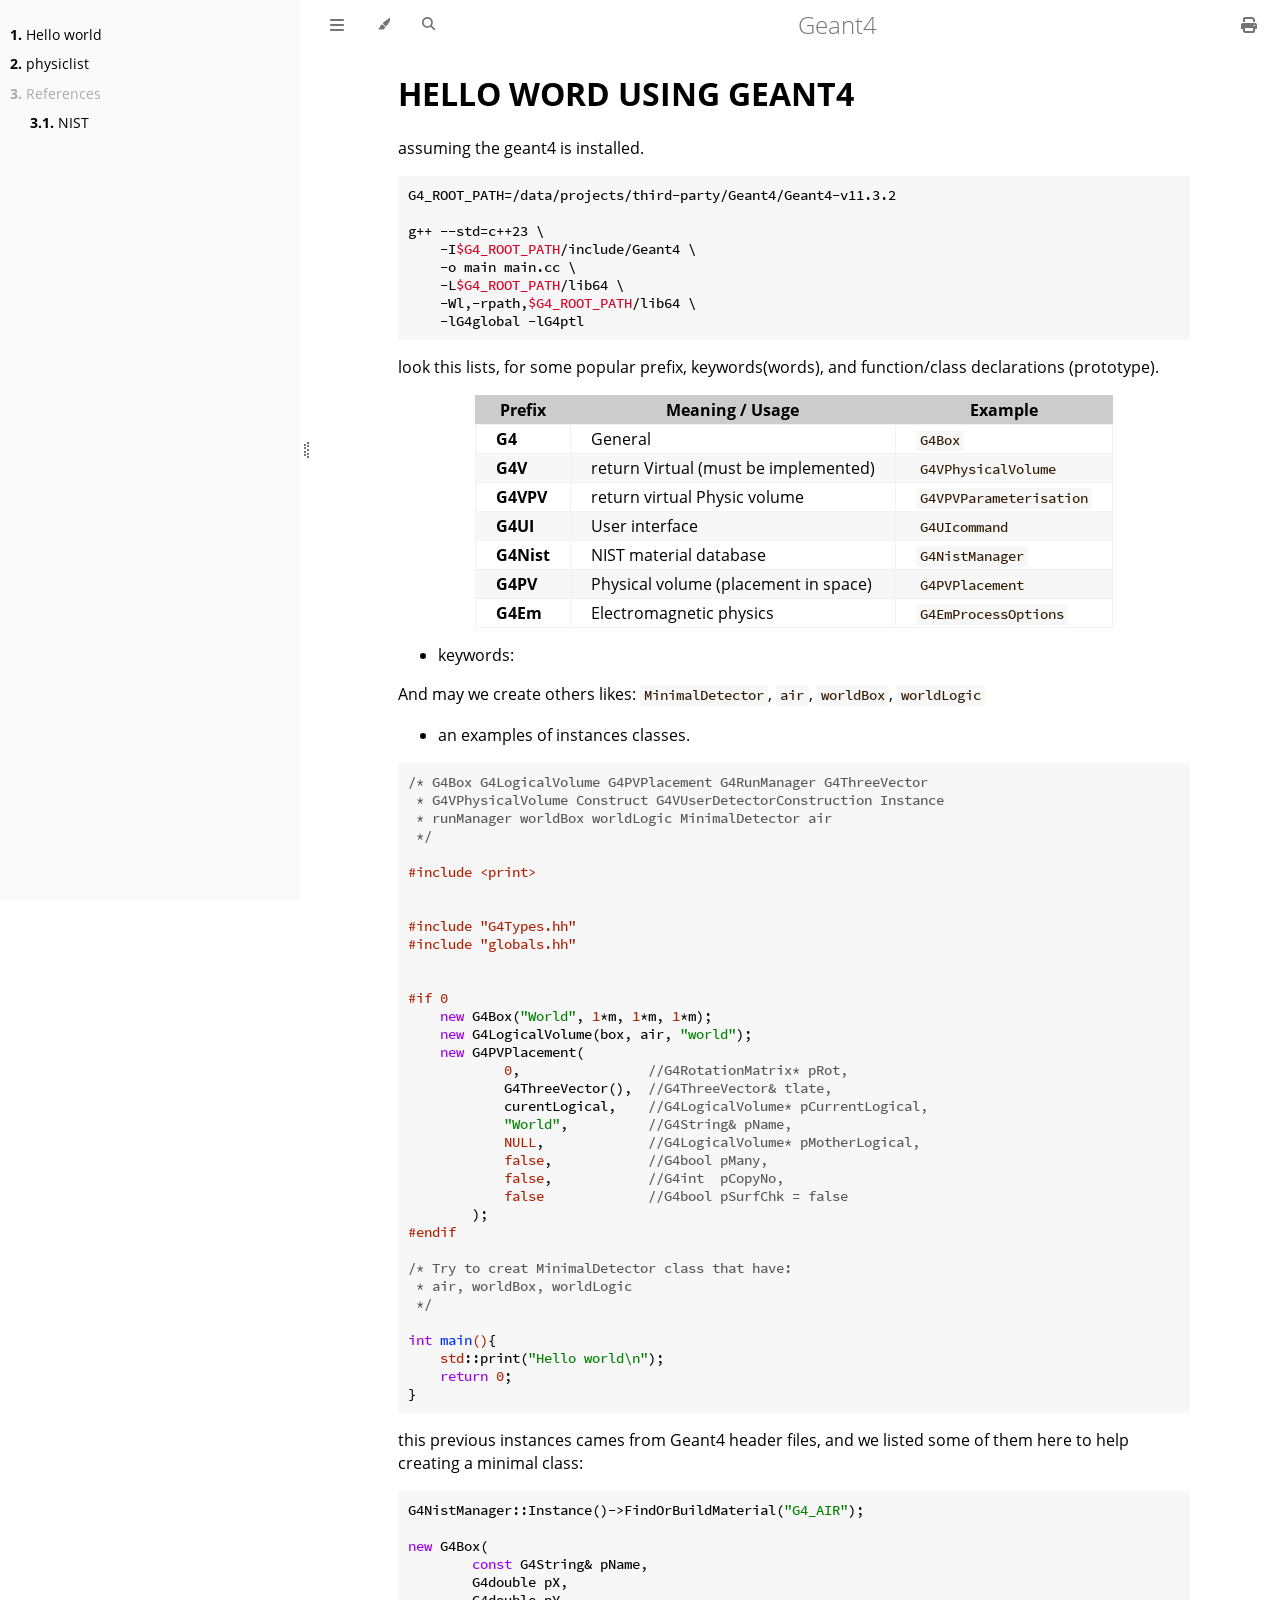
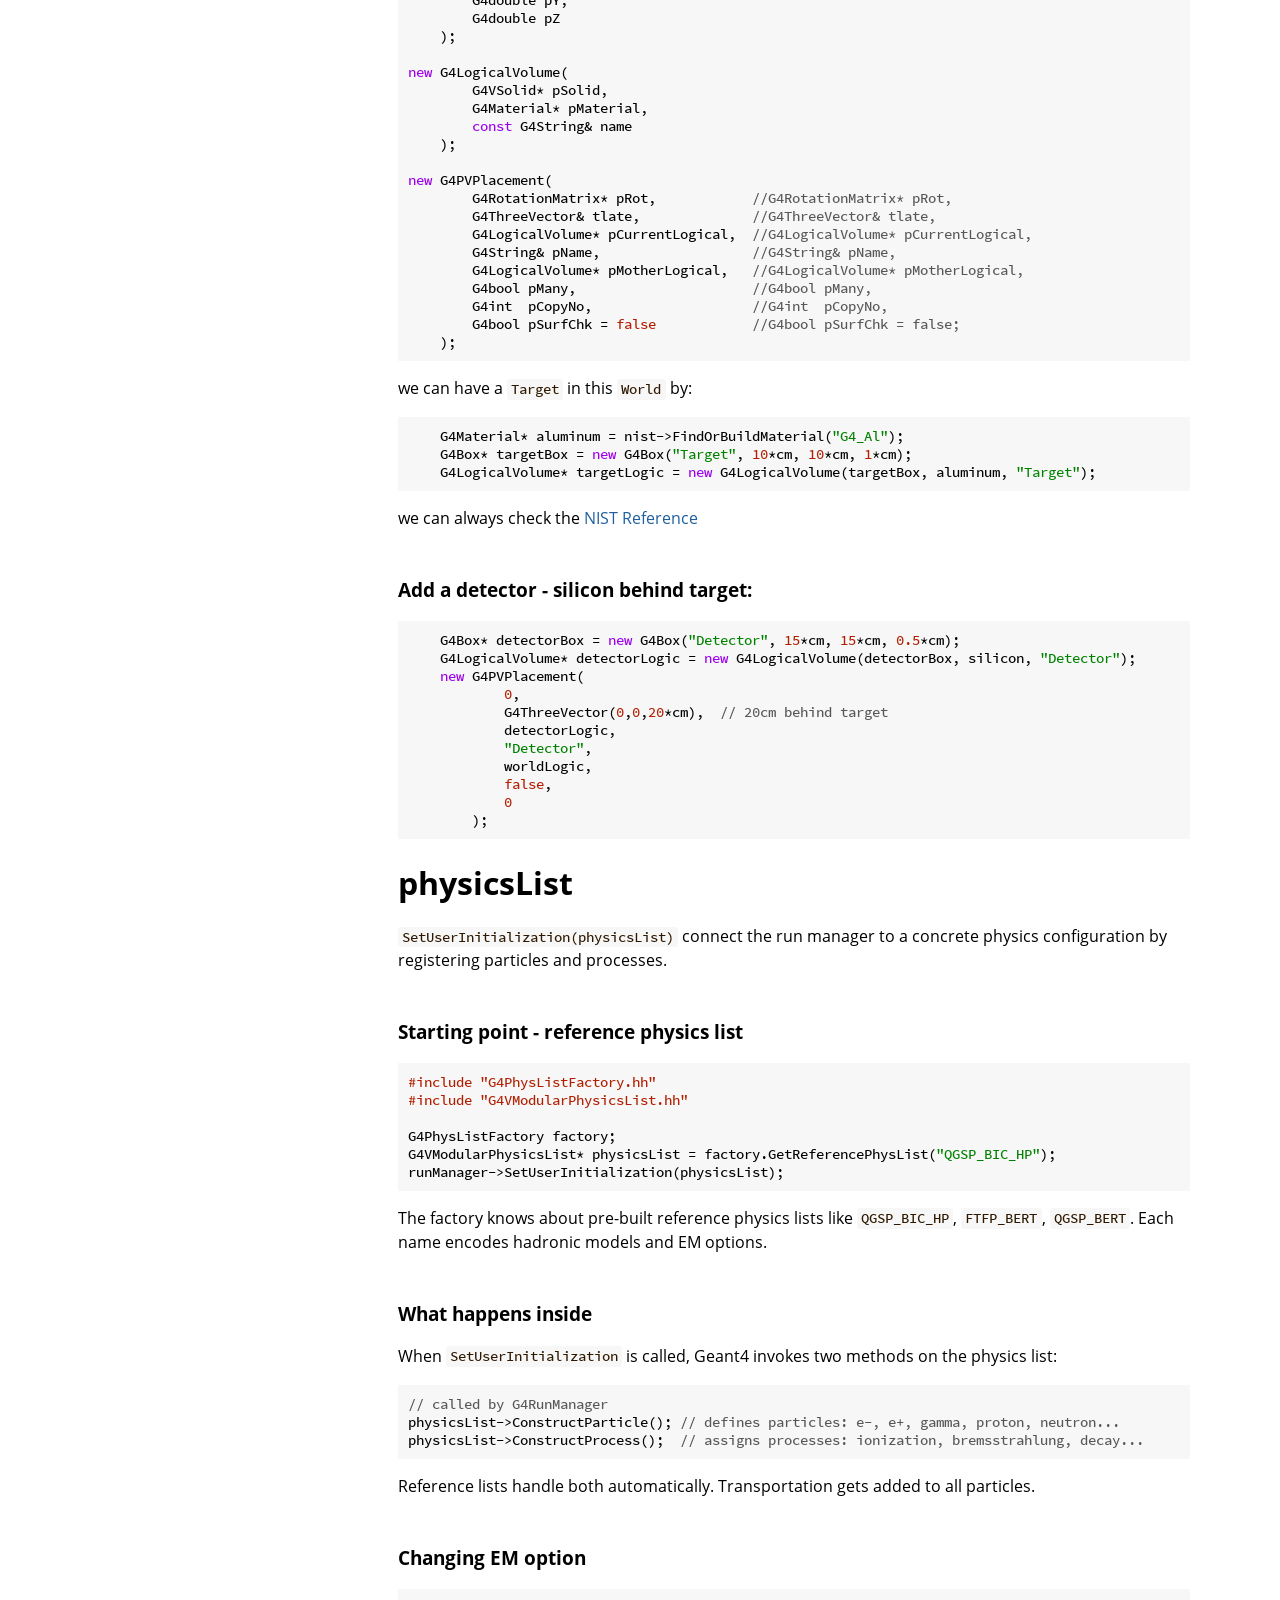
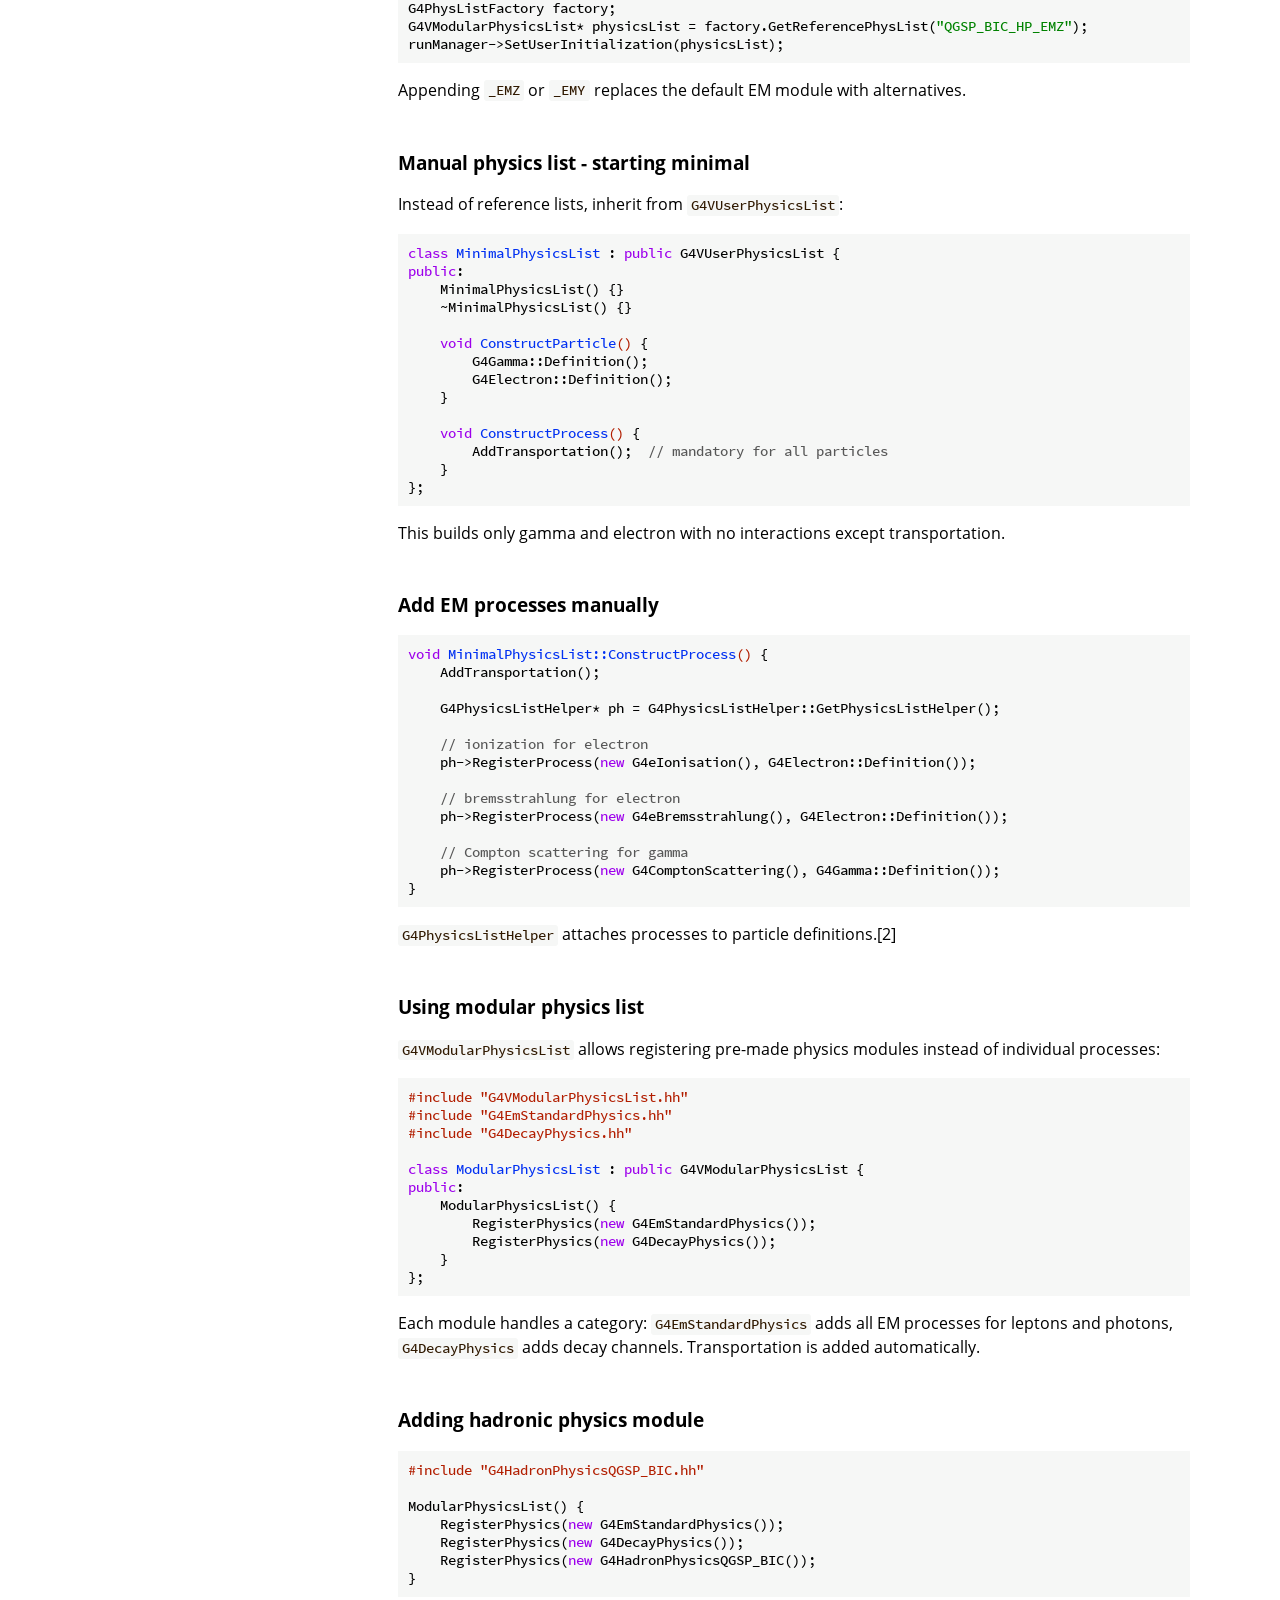
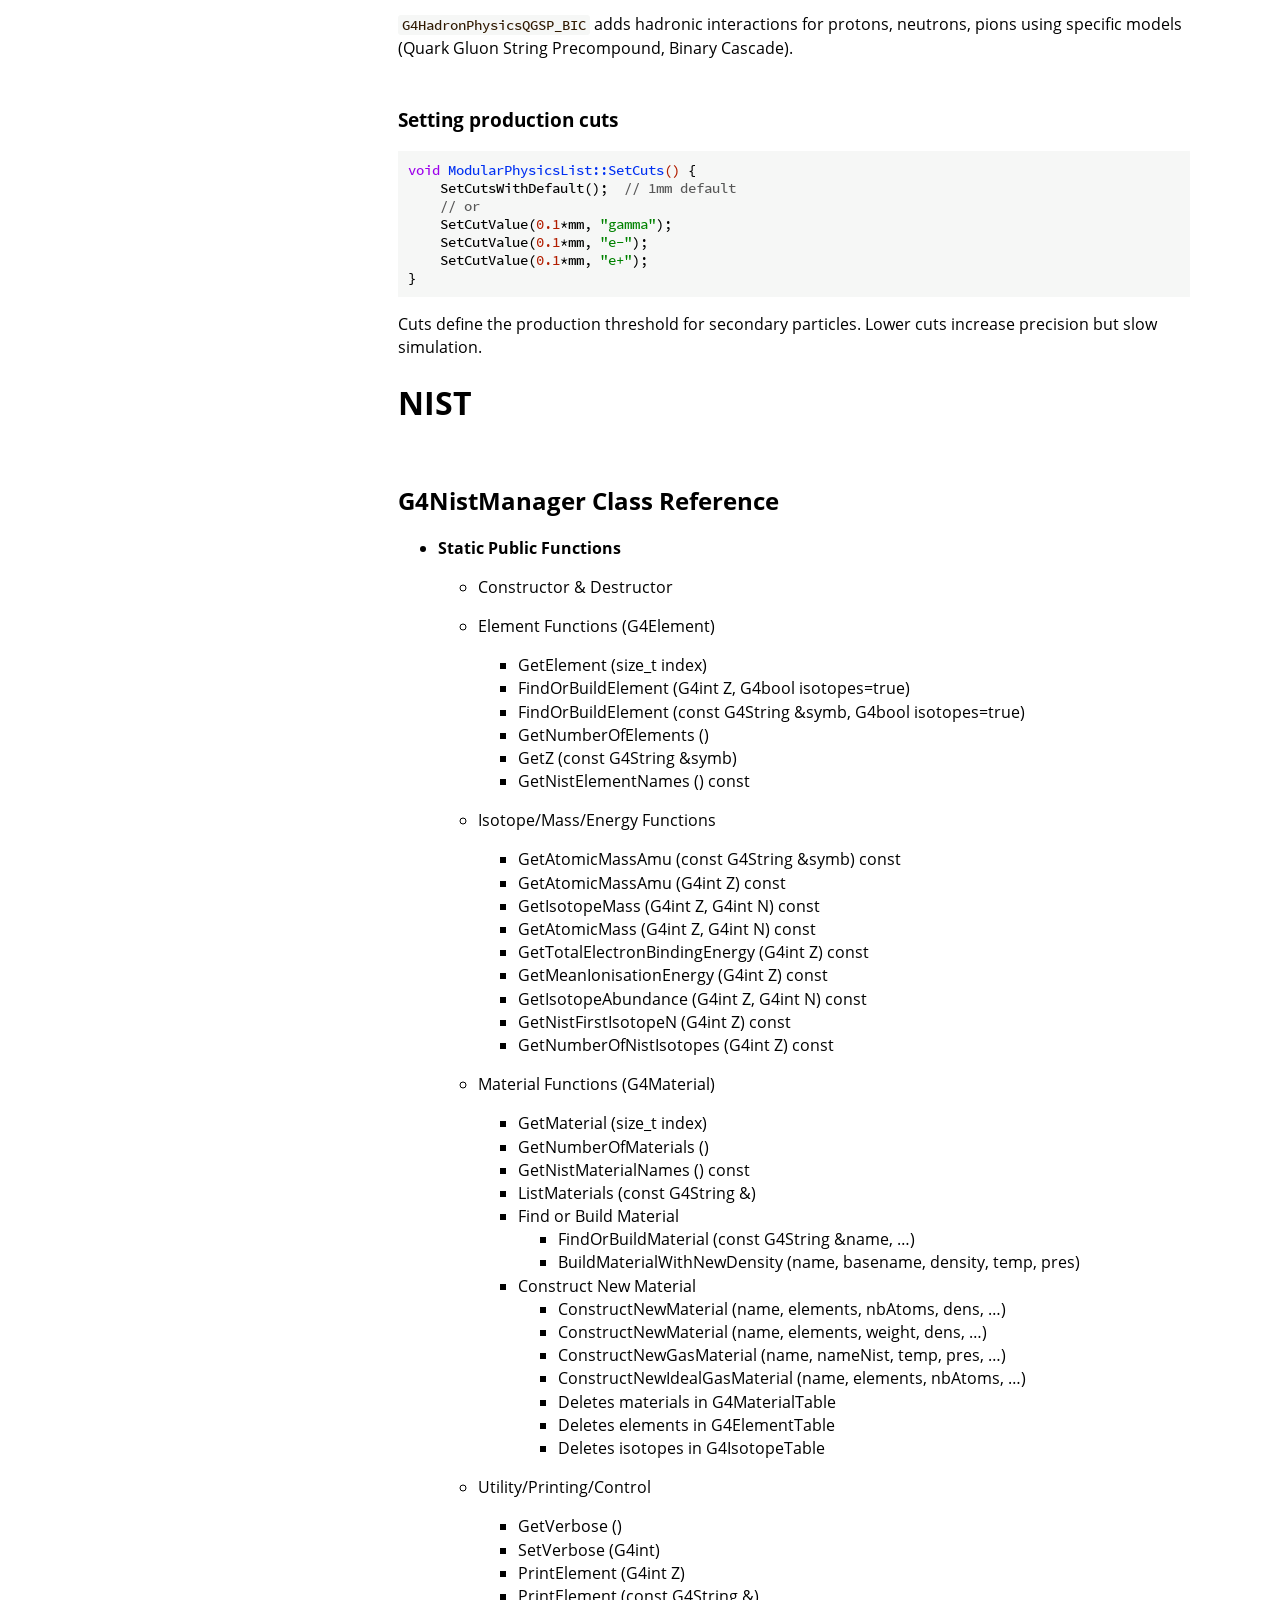
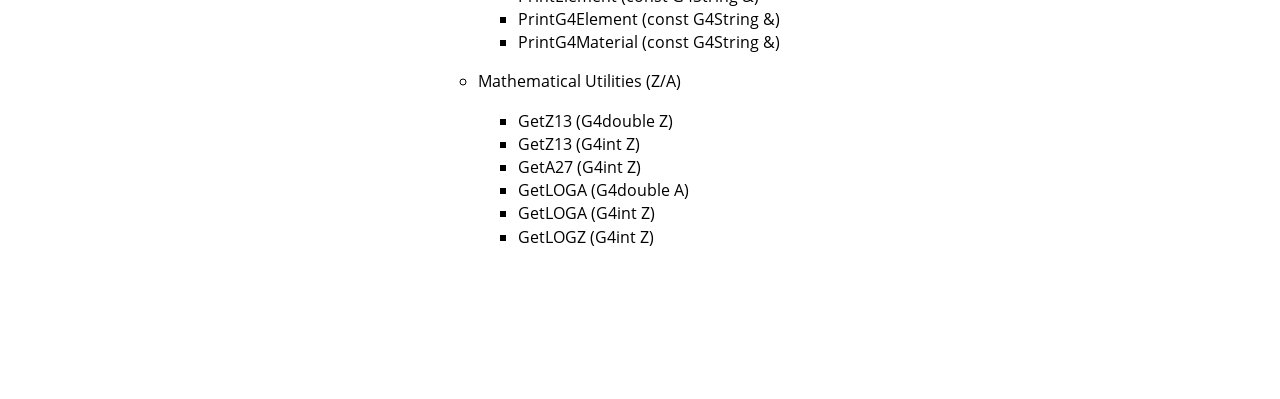
<file: print.html>
<!DOCTYPE HTML>
<html lang="en" class="light sidebar-visible" dir="ltr">
    <head>
        <!-- Book generated using mdBook -->
        <meta charset="UTF-8">
        <title>Geant4</title>
        <meta name="robots" content="noindex">


        <!-- Custom HTML head -->

        <meta name="description" content="">
        <meta name="viewport" content="width=device-width, initial-scale=1">
        <meta name="theme-color" content="#ffffff">

        <link rel="icon" href="favicon-de23e50b.svg">
        <link rel="shortcut icon" href="favicon-8114d1fc.png">
        <link rel="stylesheet" href="css/variables-8adf115d.css">
        <link rel="stylesheet" href="css/general-2459343d.css">
        <link rel="stylesheet" href="css/chrome-ae938929.css">
        <link rel="stylesheet" href="css/print-9e4910d8.css" media="print">

        <!-- Fonts -->
        <link rel="stylesheet" href="fonts/fonts-9644e21d.css">

        <!-- Highlight.js Stylesheets -->
        <link rel="stylesheet" id="mdbook-highlight-css" href="highlight-493f70e1.css">
        <link rel="stylesheet" id="mdbook-tomorrow-night-css" href="tomorrow-night-4c0ae647.css">
        <link rel="stylesheet" id="mdbook-ayu-highlight-css" href="ayu-highlight-3fdfc3ac.css">

        <!-- Custom theme stylesheets -->
        <link rel="stylesheet" href="custom-8c1ed8f1.css">


        <!-- Provide site root and default themes to javascript -->
        <script>
            const path_to_root = "";
            const default_light_theme = "light";
            const default_dark_theme = "navy";
            window.path_to_searchindex_js = "searchindex-22007631.js";
        </script>
        <!-- Start loading toc.js asap -->
        <script src="toc-5d5b50f2.js"></script>
    </head>
    <body>
    <div id="mdbook-help-container">
        <div id="mdbook-help-popup">
            <h2 class="mdbook-help-title">Keyboard shortcuts</h2>
            <div>
                <p>Press <kbd>←</kbd> or <kbd>→</kbd> to navigate between chapters</p>
                <p>Press <kbd>S</kbd> or <kbd>/</kbd> to search in the book</p>
                <p>Press <kbd>?</kbd> to show this help</p>
                <p>Press <kbd>Esc</kbd> to hide this help</p>
            </div>
        </div>
    </div>
    <div id="mdbook-body-container">
        <!-- Work around some values being stored in localStorage wrapped in quotes -->
        <script>
            try {
                let theme = localStorage.getItem('mdbook-theme');
                let sidebar = localStorage.getItem('mdbook-sidebar');

                if (theme.startsWith('"') && theme.endsWith('"')) {
                    localStorage.setItem('mdbook-theme', theme.slice(1, theme.length - 1));
                }

                if (sidebar.startsWith('"') && sidebar.endsWith('"')) {
                    localStorage.setItem('mdbook-sidebar', sidebar.slice(1, sidebar.length - 1));
                }
            } catch (e) { }
        </script>

        <!-- Set the theme before any content is loaded, prevents flash -->
        <script>
            const default_theme = window.matchMedia("(prefers-color-scheme: dark)").matches ? default_dark_theme : default_light_theme;
            let theme;
            try { theme = localStorage.getItem('mdbook-theme'); } catch(e) { }
            if (theme === null || theme === undefined) { theme = default_theme; }
            const html = document.documentElement;
            html.classList.remove('light')
            html.classList.add(theme);
            html.classList.add("js");
        </script>

        <input type="checkbox" id="mdbook-sidebar-toggle-anchor" class="hidden">

        <!-- Hide / unhide sidebar before it is displayed -->
        <script>
            let sidebar = null;
            const sidebar_toggle = document.getElementById("mdbook-sidebar-toggle-anchor");
            if (document.body.clientWidth >= 1080) {
                try { sidebar = localStorage.getItem('mdbook-sidebar'); } catch(e) { }
                sidebar = sidebar || 'visible';
            } else {
                sidebar = 'hidden';
                sidebar_toggle.checked = false;
            }
            if (sidebar === 'visible') {
                sidebar_toggle.checked = true;
            } else {
                html.classList.remove('sidebar-visible');
            }
        </script>

        <nav id="mdbook-sidebar" class="sidebar" aria-label="Table of contents">
            <!-- populated by js -->
            <mdbook-sidebar-scrollbox class="sidebar-scrollbox"></mdbook-sidebar-scrollbox>
            <noscript>
                <iframe class="sidebar-iframe-outer" src="toc.html"></iframe>
            </noscript>
            <div id="mdbook-sidebar-resize-handle" class="sidebar-resize-handle">
                <div class="sidebar-resize-indicator"></div>
            </div>
        </nav>

        <div id="mdbook-page-wrapper" class="page-wrapper">

            <div class="page">
                <div id="mdbook-menu-bar-hover-placeholder"></div>
                <div id="mdbook-menu-bar" class="menu-bar sticky">
                    <div class="left-buttons">
                        <label id="mdbook-sidebar-toggle" class="icon-button" for="mdbook-sidebar-toggle-anchor" title="Toggle Table of Contents" aria-label="Toggle Table of Contents" aria-controls="mdbook-sidebar">
                            <span class=fa-svg><svg xmlns="http://www.w3.org/2000/svg" viewBox="0 0 448 512"><!--! Font Awesome Free 6.2.0 by @fontawesome - https://fontawesome.com License - https://fontawesome.com/license/free (Icons: CC BY 4.0, Fonts: SIL OFL 1.1, Code: MIT License) Copyright 2022 Fonticons, Inc. --><path d="M0 96C0 78.3 14.3 64 32 64H416c17.7 0 32 14.3 32 32s-14.3 32-32 32H32C14.3 128 0 113.7 0 96zM0 256c0-17.7 14.3-32 32-32H416c17.7 0 32 14.3 32 32s-14.3 32-32 32H32c-17.7 0-32-14.3-32-32zM448 416c0 17.7-14.3 32-32 32H32c-17.7 0-32-14.3-32-32s14.3-32 32-32H416c17.7 0 32 14.3 32 32z"/></svg></span>
                        </label>
                        <button id="mdbook-theme-toggle" class="icon-button" type="button" title="Change theme" aria-label="Change theme" aria-haspopup="true" aria-expanded="false" aria-controls="mdbook-theme-list">
                            <span class=fa-svg><svg xmlns="http://www.w3.org/2000/svg" viewBox="0 0 576 512"><!--! Font Awesome Free 6.2.0 by @fontawesome - https://fontawesome.com License - https://fontawesome.com/license/free (Icons: CC BY 4.0, Fonts: SIL OFL 1.1, Code: MIT License) Copyright 2022 Fonticons, Inc. --><path d="M371.3 367.1c27.3-3.9 51.9-19.4 67.2-42.9L600.2 74.1c12.6-19.5 9.4-45.3-7.6-61.2S549.7-4.4 531.1 9.6L294.4 187.2c-24 18-38.2 46.1-38.4 76.1L371.3 367.1zm-19.6 25.4l-116-104.4C175.9 290.3 128 339.6 128 400c0 3.9 .2 7.8 .6 11.6c1.8 17.5-10.2 36.4-27.8 36.4H96c-17.7 0-32 14.3-32 32s14.3 32 32 32H240c61.9 0 112-50.1 112-112c0-2.5-.1-5-.2-7.5z"/></svg></span>
                        </button>
                        <ul id="mdbook-theme-list" class="theme-popup" aria-label="Themes" role="menu">
                            <li role="none"><button role="menuitem" class="theme" id="mdbook-theme-default_theme">Auto</button></li>
                            <li role="none"><button role="menuitem" class="theme" id="mdbook-theme-light">Light</button></li>
                            <li role="none"><button role="menuitem" class="theme" id="mdbook-theme-rust">Rust</button></li>
                            <li role="none"><button role="menuitem" class="theme" id="mdbook-theme-coal">Coal</button></li>
                            <li role="none"><button role="menuitem" class="theme" id="mdbook-theme-navy">Navy</button></li>
                            <li role="none"><button role="menuitem" class="theme" id="mdbook-theme-ayu">Ayu</button></li>
                        </ul>
                        <button id="mdbook-search-toggle" class="icon-button" type="button" title="Search (`/`)" aria-label="Toggle Searchbar" aria-expanded="false" aria-keyshortcuts="/ s" aria-controls="mdbook-searchbar">
                            <span class=fa-svg><svg xmlns="http://www.w3.org/2000/svg" viewBox="0 0 512 512"><!--! Font Awesome Free 6.2.0 by @fontawesome - https://fontawesome.com License - https://fontawesome.com/license/free (Icons: CC BY 4.0, Fonts: SIL OFL 1.1, Code: MIT License) Copyright 2022 Fonticons, Inc. --><path d="M416 208c0 45.9-14.9 88.3-40 122.7L502.6 457.4c12.5 12.5 12.5 32.8 0 45.3s-32.8 12.5-45.3 0L330.7 376c-34.4 25.2-76.8 40-122.7 40C93.1 416 0 322.9 0 208S93.1 0 208 0S416 93.1 416 208zM208 352c79.5 0 144-64.5 144-144s-64.5-144-144-144S64 128.5 64 208s64.5 144 144 144z"/></svg></span>
                        </button>
                    </div>

                    <h1 class="menu-title">Geant4</h1>

                    <div class="right-buttons">
                        <a href="print.html" title="Print this book" aria-label="Print this book">
                            <span class=fa-svg id="print-button"><svg xmlns="http://www.w3.org/2000/svg" viewBox="0 0 512 512"><!--! Font Awesome Free 6.2.0 by @fontawesome - https://fontawesome.com License - https://fontawesome.com/license/free (Icons: CC BY 4.0, Fonts: SIL OFL 1.1, Code: MIT License) Copyright 2022 Fonticons, Inc. --><path d="M128 0C92.7 0 64 28.7 64 64v96h64V64H354.7L384 93.3V160h64V93.3c0-17-6.7-33.3-18.7-45.3L400 18.7C388 6.7 371.7 0 354.7 0H128zM384 352v32 64H128V384 368 352H384zm64 32h32c17.7 0 32-14.3 32-32V256c0-35.3-28.7-64-64-64H64c-35.3 0-64 28.7-64 64v96c0 17.7 14.3 32 32 32H64v64c0 35.3 28.7 64 64 64H384c35.3 0 64-28.7 64-64V384zm-16-88c-13.3 0-24-10.7-24-24s10.7-24 24-24s24 10.7 24 24s-10.7 24-24 24z"/></svg></span>
                        </a>

                    </div>
                </div>

                <div id="mdbook-search-wrapper" class="hidden">
                    <form id="mdbook-searchbar-outer" class="searchbar-outer">
                        <div class="search-wrapper">
                            <input type="search" id="mdbook-searchbar" name="searchbar" placeholder="Search this book ..." aria-controls="mdbook-searchresults-outer" aria-describedby="searchresults-header">
                            <div class="spinner-wrapper">
                                <span class=fa-svg id="fa-spin"><svg xmlns="http://www.w3.org/2000/svg" viewBox="0 0 512 512"><!--! Font Awesome Free 6.2.0 by @fontawesome - https://fontawesome.com License - https://fontawesome.com/license/free (Icons: CC BY 4.0, Fonts: SIL OFL 1.1, Code: MIT License) Copyright 2022 Fonticons, Inc. --><path d="M304 48c0-26.5-21.5-48-48-48s-48 21.5-48 48s21.5 48 48 48s48-21.5 48-48zm0 416c0-26.5-21.5-48-48-48s-48 21.5-48 48s21.5 48 48 48s48-21.5 48-48zM48 304c26.5 0 48-21.5 48-48s-21.5-48-48-48s-48 21.5-48 48s21.5 48 48 48zm464-48c0-26.5-21.5-48-48-48s-48 21.5-48 48s21.5 48 48 48s48-21.5 48-48zM142.9 437c18.7-18.7 18.7-49.1 0-67.9s-49.1-18.7-67.9 0s-18.7 49.1 0 67.9s49.1 18.7 67.9 0zm0-294.2c18.7-18.7 18.7-49.1 0-67.9S93.7 56.2 75 75s-18.7 49.1 0 67.9s49.1 18.7 67.9 0zM369.1 437c18.7 18.7 49.1 18.7 67.9 0s18.7-49.1 0-67.9s-49.1-18.7-67.9 0s-18.7 49.1 0 67.9z"/></svg></span>
                            </div>
                        </div>
                    </form>
                    <div id="mdbook-searchresults-outer" class="searchresults-outer hidden">
                        <div id="mdbook-searchresults-header" class="searchresults-header"></div>
                        <ul id="mdbook-searchresults">
                        </ul>
                    </div>
                </div>

                <!-- Apply ARIA attributes after the sidebar and the sidebar toggle button are added to the DOM -->
                <script>
                    document.getElementById('mdbook-sidebar-toggle').setAttribute('aria-expanded', sidebar === 'visible');
                    document.getElementById('mdbook-sidebar').setAttribute('aria-hidden', sidebar !== 'visible');
                    Array.from(document.querySelectorAll('#mdbook-sidebar a')).forEach(function(link) {
                        link.setAttribute('tabIndex', sidebar === 'visible' ? 0 : -1);
                    });
                </script>

                <div id="mdbook-content" class="content">
                    <main>
                        <h1 id="hello-word-using-geant4"><a class="header" href="#hello-word-using-geant4">HELLO WORD USING GEANT4</a></h1>
<p>assuming the geant4 is installed.</p>
<pre><code class="language-bash">G4_ROOT_PATH=/data/projects/third-party/Geant4/Geant4-v11.3.2

g++ --std=c++23 \
    -I$G4_ROOT_PATH/include/Geant4 \
    -o main main.cc \
    -L$G4_ROOT_PATH/lib64 \
    -Wl,-rpath,$G4_ROOT_PATH/lib64 \
    -lG4global -lG4ptl
</code></pre>
<p>look this lists, for some popular prefix, keywords(words), and function/class declarations (prototype).</p>
<div class="table-wrapper">
<table>
<thead>
<tr><th>Prefix</th><th>Meaning / Usage</th><th>Example</th></tr>
</thead>
<tbody>
<tr><td><strong>G4</strong></td><td>General</td><td><code>G4Box</code></td></tr>
<tr><td><strong>G4V</strong></td><td>return Virtual (must be implemented)</td><td><code>G4VPhysicalVolume</code></td></tr>
<tr><td><strong>G4VPV</strong></td><td>return virtual Physic volume</td><td><code>G4VPVParameterisation</code></td></tr>
<tr><td><strong>G4UI</strong></td><td>User interface</td><td><code>G4UIcommand</code></td></tr>
<tr><td><strong>G4Nist</strong></td><td>NIST material database</td><td><code>G4NistManager</code></td></tr>
<tr><td><strong>G4PV</strong></td><td>Physical volume (placement in space)</td><td><code>G4PVPlacement</code></td></tr>
<tr><td><strong>G4Em</strong></td><td>Electromagnetic physics</td><td><code>G4EmProcessOptions</code></td></tr>
</tbody>
</table>
</div>
<ul>
<li>keywords:</li>
</ul>
<p>And may we create others likes: <code>MinimalDetector</code>, <code>air</code>, <code>worldBox</code>, <code>worldLogic</code></p>
<ul>
<li>an examples of instances classes.</li>
</ul>
<pre><code class="language-cpp">/* G4Box G4LogicalVolume G4PVPlacement G4RunManager G4ThreeVector
 * G4VPhysicalVolume Construct G4VUserDetectorConstruction Instance
 * runManager worldBox worldLogic MinimalDetector air
 */

#include &lt;print&gt;


#include "G4Types.hh"
#include "globals.hh"


#if 0
    new G4Box("World", 1*m, 1*m, 1*m);
    new G4LogicalVolume(box, air, "world");
    new G4PVPlacement(
            0,                //G4RotationMatrix* pRot,
            G4ThreeVector(),  //G4ThreeVector&amp; tlate,
            curentLogical,    //G4LogicalVolume* pCurrentLogical,
            "World",          //G4String&amp; pName,
            NULL,             //G4LogicalVolume* pMotherLogical,
            false,            //G4bool pMany,
            false,            //G4int  pCopyNo,
            false             //G4bool pSurfChk = false
        );
#endif

/* Try to creat MinimalDetector class that have:
 * air, worldBox, worldLogic
 */

int main(){
    std::print("Hello world\n");
    return 0;
}
</code></pre>
<p>this previous instances cames from Geant4 header files, and we listed some of them here to help creating a minimal class:</p>
<pre><code class="language-cpp">G4NistManager::Instance()-&gt;FindOrBuildMaterial("G4_AIR");

new G4Box(
        const G4String&amp; pName,
        G4double pX,
        G4double pY,
        G4double pZ
    );

new G4LogicalVolume(
        G4VSolid* pSolid,
        G4Material* pMaterial,
        const G4String&amp; name
    );

new G4PVPlacement(
        G4RotationMatrix* pRot,            //G4RotationMatrix* pRot,
        G4ThreeVector&amp; tlate,              //G4ThreeVector&amp; tlate,
        G4LogicalVolume* pCurrentLogical,  //G4LogicalVolume* pCurrentLogical,
        G4String&amp; pName,                   //G4String&amp; pName,
        G4LogicalVolume* pMotherLogical,   //G4LogicalVolume* pMotherLogical,
        G4bool pMany,                      //G4bool pMany,
        G4int  pCopyNo,                    //G4int  pCopyNo,
        G4bool pSurfChk = false            //G4bool pSurfChk = false;
    );
</code></pre>
<p>we can have a <code>Target</code> in this <code>World</code> by:</p>
<pre><code class="language-cpp">    G4Material* aluminum = nist-&gt;FindOrBuildMaterial("G4_Al");
    G4Box* targetBox = new G4Box("Target", 10*cm, 10*cm, 1*cm);
    G4LogicalVolume* targetLogic = new G4LogicalVolume(targetBox, aluminum, "Target");
</code></pre>
<p>we can always check the <a href="#nist"> NIST Reference </a></p>
<h3 id="add-a-detector---silicon-behind-target"><a class="header" href="#add-a-detector---silicon-behind-target">Add a detector - silicon behind target:</a></h3>
<pre><code class="language-cpp">    G4Box* detectorBox = new G4Box("Detector", 15*cm, 15*cm, 0.5*cm);
    G4LogicalVolume* detectorLogic = new G4LogicalVolume(detectorBox, silicon, "Detector");
    new G4PVPlacement(
            0,
            G4ThreeVector(0,0,20*cm),  // 20cm behind target
            detectorLogic,
            "Detector", 
            worldLogic,
            false,
            0
        );
</code></pre>
<div style="break-before: page; page-break-before: always;"></div>
<h1 id="physicslist"><a class="header" href="#physicslist">physicsList</a></h1>
<p><code>SetUserInitialization(physicsList)</code> connect the run manager to a concrete physics configuration by registering particles and processes.</p>
<h3 id="starting-point---reference-physics-list"><a class="header" href="#starting-point---reference-physics-list">Starting point - reference physics list</a></h3>
<pre><code class="language-cpp">#include "G4PhysListFactory.hh"
#include "G4VModularPhysicsList.hh"

G4PhysListFactory factory;
G4VModularPhysicsList* physicsList = factory.GetReferencePhysList("QGSP_BIC_HP");
runManager-&gt;SetUserInitialization(physicsList);
</code></pre>
<p>The factory knows about pre-built reference physics lists like <code>QGSP_BIC_HP</code>, <code>FTFP_BERT</code>, <code>QGSP_BERT</code>. Each name encodes hadronic models and EM options.</p>
<h3 id="what-happens-inside"><a class="header" href="#what-happens-inside">What happens inside</a></h3>
<p>When <code>SetUserInitialization</code> is called, Geant4 invokes two methods on the physics list:</p>
<pre><code class="language-cpp">// called by G4RunManager
physicsList-&gt;ConstructParticle(); // defines particles: e-, e+, gamma, proton, neutron...
physicsList-&gt;ConstructProcess();  // assigns processes: ionization, bremsstrahlung, decay...
</code></pre>
<p>Reference lists handle both automatically. Transportation gets added to all particles.</p>
<h3 id="changing-em-option"><a class="header" href="#changing-em-option">Changing EM option</a></h3>
<pre><code class="language-cpp">G4PhysListFactory factory;
G4VModularPhysicsList* physicsList = factory.GetReferencePhysList("QGSP_BIC_HP_EMZ");
runManager-&gt;SetUserInitialization(physicsList);
</code></pre>
<p>Appending <code>_EMZ</code> or <code>_EMY</code> replaces the default EM module with alternatives.</p>
<h3 id="manual-physics-list---starting-minimal"><a class="header" href="#manual-physics-list---starting-minimal">Manual physics list - starting minimal</a></h3>
<p>Instead of reference lists, inherit from <code>G4VUserPhysicsList</code>:</p>
<pre><code class="language-cpp">class MinimalPhysicsList : public G4VUserPhysicsList {
public:
    MinimalPhysicsList() {}
    ~MinimalPhysicsList() {}
    
    void ConstructParticle() {
        G4Gamma::Definition();
        G4Electron::Definition();
    }
    
    void ConstructProcess() {
        AddTransportation();  // mandatory for all particles
    }
};
</code></pre>
<p>This builds only gamma and electron with no interactions except transportation.</p>
<h3 id="add-em-processes-manually"><a class="header" href="#add-em-processes-manually">Add EM processes manually</a></h3>
<pre><code class="language-cpp">void MinimalPhysicsList::ConstructProcess() {
    AddTransportation();
    
    G4PhysicsListHelper* ph = G4PhysicsListHelper::GetPhysicsListHelper();
    
    // ionization for electron
    ph-&gt;RegisterProcess(new G4eIonisation(), G4Electron::Definition());
    
    // bremsstrahlung for electron  
    ph-&gt;RegisterProcess(new G4eBremsstrahlung(), G4Electron::Definition());
    
    // Compton scattering for gamma
    ph-&gt;RegisterProcess(new G4ComptonScattering(), G4Gamma::Definition());
}
</code></pre>
<p><code>G4PhysicsListHelper</code> attaches processes to particle definitions.[2]</p>
<h3 id="using-modular-physics-list"><a class="header" href="#using-modular-physics-list">Using modular physics list</a></h3>
<p><code>G4VModularPhysicsList</code> allows registering pre-made physics modules instead of individual processes:</p>
<pre><code class="language-cpp">#include "G4VModularPhysicsList.hh"
#include "G4EmStandardPhysics.hh"
#include "G4DecayPhysics.hh"

class ModularPhysicsList : public G4VModularPhysicsList {
public:
    ModularPhysicsList() {
        RegisterPhysics(new G4EmStandardPhysics());
        RegisterPhysics(new G4DecayPhysics());
    }
};
</code></pre>
<p>Each module handles a category: <code>G4EmStandardPhysics</code> adds all EM processes for leptons and photons, <code>G4DecayPhysics</code> adds decay channels. Transportation is added automatically.</p>
<h3 id="adding-hadronic-physics-module"><a class="header" href="#adding-hadronic-physics-module">Adding hadronic physics module</a></h3>
<pre><code class="language-cpp">#include "G4HadronPhysicsQGSP_BIC.hh"

ModularPhysicsList() {
    RegisterPhysics(new G4EmStandardPhysics());
    RegisterPhysics(new G4DecayPhysics());
    RegisterPhysics(new G4HadronPhysicsQGSP_BIC());
}
</code></pre>
<p><code>G4HadronPhysicsQGSP_BIC</code> adds hadronic interactions for protons, neutrons, pions using specific models (Quark Gluon String Precompound, Binary Cascade).</p>
<h3 id="setting-production-cuts"><a class="header" href="#setting-production-cuts">Setting production cuts</a></h3>
<pre><code class="language-cpp">void ModularPhysicsList::SetCuts() {
    SetCutsWithDefault();  // 1mm default
    // or
    SetCutValue(0.1*mm, "gamma");
    SetCutValue(0.1*mm, "e-");
    SetCutValue(0.1*mm, "e+");
}
</code></pre>
<p>Cuts define the production threshold for secondary particles. Lower cuts increase precision but slow simulation.</p>
<div style="break-before: page; page-break-before: always;"></div>
<h1 id="nist"><a href="#nist" class="header"> NIST </a></h1>
<h2 id="g4nistmanager-class-reference"><a class="header" href="#g4nistmanager-class-reference">G4NistManager Class Reference</a></h2>
<ul>
<li><strong>Static Public Functions</strong>
<ul>
<li>
<p>Constructor &amp; Destructor</p>
</li>
<li>
<p>Element Functions (G4Element)</p>
<ul>
<li>GetElement (size_t index)</li>
<li>FindOrBuildElement (G4int Z, G4bool isotopes=true)</li>
<li>FindOrBuildElement (const G4String &amp;symb, G4bool isotopes=true)</li>
<li>GetNumberOfElements ()</li>
<li>GetZ (const G4String &amp;symb)</li>
<li>GetNistElementNames () const</li>
</ul>
</li>
<li>
<p>Isotope/Mass/Energy Functions</p>
<ul>
<li>GetAtomicMassAmu (const G4String &amp;symb) const</li>
<li>GetAtomicMassAmu (G4int Z) const</li>
<li>GetIsotopeMass (G4int Z, G4int N) const</li>
<li>GetAtomicMass (G4int Z, G4int N) const</li>
<li>GetTotalElectronBindingEnergy (G4int Z) const</li>
<li>GetMeanIonisationEnergy (G4int Z) const</li>
<li>GetIsotopeAbundance (G4int Z, G4int N) const</li>
<li>GetNistFirstIsotopeN (G4int Z) const</li>
<li>GetNumberOfNistIsotopes (G4int Z) const</li>
</ul>
</li>
<li>
<p>Material Functions (G4Material)</p>
<ul>
<li>GetMaterial (size_t index)</li>
<li>GetNumberOfMaterials ()</li>
<li>GetNistMaterialNames () const</li>
<li>ListMaterials (const G4String &amp;)</li>
<li>Find or Build Material
<ul>
<li>FindOrBuildMaterial (const G4String &amp;name, …)</li>
<li>BuildMaterialWithNewDensity (name, basename, density, temp, pres)</li>
</ul>
</li>
<li>Construct New Material
<ul>
<li>ConstructNewMaterial (name, elements, nbAtoms, dens, …)</li>
<li>ConstructNewMaterial (name, elements, weight, dens, …)</li>
<li>ConstructNewGasMaterial (name, nameNist, temp, pres, …)</li>
<li>ConstructNewIdealGasMaterial (name, elements, nbAtoms, …)</li>
<li>Deletes materials in G4MaterialTable</li>
<li>Deletes elements in G4ElementTable</li>
<li>Deletes isotopes in G4IsotopeTable</li>
</ul>
</li>
</ul>
</li>
<li>
<p>Utility/Printing/Control</p>
<ul>
<li>GetVerbose ()</li>
<li>SetVerbose (G4int)</li>
<li>PrintElement (G4int Z)</li>
<li>PrintElement (const G4String &amp;)</li>
<li>PrintG4Element (const G4String &amp;)</li>
<li>PrintG4Material (const G4String &amp;)</li>
</ul>
</li>
<li>
<p>Mathematical Utilities (Z/A)</p>
<ul>
<li>GetZ13 (G4double Z)</li>
<li>GetZ13 (G4int Z)</li>
<li>GetA27 (G4int Z)</li>
<li>GetLOGA (G4double A)</li>
<li>GetLOGA (G4int Z)</li>
<li>GetLOGZ (G4int Z)</li>
</ul>
</li>
</ul>
</li>
</ul>

                    </main>

                    <nav class="nav-wrapper" aria-label="Page navigation">
                        <!-- Mobile navigation buttons -->


                        <div style="clear: both"></div>
                    </nav>
                </div>
            </div>

            <nav class="nav-wide-wrapper" aria-label="Page navigation">

            </nav>

        </div>

        <template id=fa-eye><span class=fa-svg><svg xmlns="http://www.w3.org/2000/svg" viewBox="0 0 576 512"><!--! Font Awesome Free 6.2.0 by @fontawesome - https://fontawesome.com License - https://fontawesome.com/license/free (Icons: CC BY 4.0, Fonts: SIL OFL 1.1, Code: MIT License) Copyright 2022 Fonticons, Inc. --><path d="M288 32c-80.8 0-145.5 36.8-192.6 80.6C48.6 156 17.3 208 2.5 243.7c-3.3 7.9-3.3 16.7 0 24.6C17.3 304 48.6 356 95.4 399.4C142.5 443.2 207.2 480 288 480s145.5-36.8 192.6-80.6c46.8-43.5 78.1-95.4 93-131.1c3.3-7.9 3.3-16.7 0-24.6c-14.9-35.7-46.2-87.7-93-131.1C433.5 68.8 368.8 32 288 32zM432 256c0 79.5-64.5 144-144 144s-144-64.5-144-144s64.5-144 144-144s144 64.5 144 144zM288 192c0 35.3-28.7 64-64 64c-11.5 0-22.3-3-31.6-8.4c-.2 2.8-.4 5.5-.4 8.4c0 53 43 96 96 96s96-43 96-96s-43-96-96-96c-2.8 0-5.6 .1-8.4 .4c5.3 9.3 8.4 20.1 8.4 31.6z"/></svg></span></template>
        <template id=fa-eye-slash><span class=fa-svg><svg xmlns="http://www.w3.org/2000/svg" viewBox="0 0 640 512"><!--! Font Awesome Free 6.2.0 by @fontawesome - https://fontawesome.com License - https://fontawesome.com/license/free (Icons: CC BY 4.0, Fonts: SIL OFL 1.1, Code: MIT License) Copyright 2022 Fonticons, Inc. --><path d="M38.8 5.1C28.4-3.1 13.3-1.2 5.1 9.2S-1.2 34.7 9.2 42.9l592 464c10.4 8.2 25.5 6.3 33.7-4.1s6.3-25.5-4.1-33.7L525.6 386.7c39.6-40.6 66.4-86.1 79.9-118.4c3.3-7.9 3.3-16.7 0-24.6c-14.9-35.7-46.2-87.7-93-131.1C465.5 68.8 400.8 32 320 32c-68.2 0-125 26.3-169.3 60.8L38.8 5.1zM223.1 149.5C248.6 126.2 282.7 112 320 112c79.5 0 144 64.5 144 144c0 24.9-6.3 48.3-17.4 68.7L408 294.5c5.2-11.8 8-24.8 8-38.5c0-53-43-96-96-96c-2.8 0-5.6 .1-8.4 .4c5.3 9.3 8.4 20.1 8.4 31.6c0 10.2-2.4 19.8-6.6 28.3l-90.3-70.8zm223.1 298L373 389.9c-16.4 6.5-34.3 10.1-53 10.1c-79.5 0-144-64.5-144-144c0-6.9 .5-13.6 1.4-20.2L83.1 161.5C60.3 191.2 44 220.8 34.5 243.7c-3.3 7.9-3.3 16.7 0 24.6c14.9 35.7 46.2 87.7 93 131.1C174.5 443.2 239.2 480 320 480c47.8 0 89.9-12.9 126.2-32.5z"/></svg></span></template>
        <template id=fa-copy><span class=fa-svg><svg xmlns="http://www.w3.org/2000/svg" viewBox="0 0 512 512"><!--! Font Awesome Free 6.2.0 by @fontawesome - https://fontawesome.com License - https://fontawesome.com/license/free (Icons: CC BY 4.0, Fonts: SIL OFL 1.1, Code: MIT License) Copyright 2022 Fonticons, Inc. --><path d="M502.6 70.63l-61.25-61.25C435.4 3.371 427.2 0 418.7 0H255.1c-35.35 0-64 28.66-64 64l.0195 256C192 355.4 220.7 384 256 384h192c35.2 0 64-28.8 64-64V93.25C512 84.77 508.6 76.63 502.6 70.63zM464 320c0 8.836-7.164 16-16 16H255.1c-8.838 0-16-7.164-16-16L239.1 64.13c0-8.836 7.164-16 16-16h128L384 96c0 17.67 14.33 32 32 32h47.1V320zM272 448c0 8.836-7.164 16-16 16H63.1c-8.838 0-16-7.164-16-16L47.98 192.1c0-8.836 7.164-16 16-16H160V128H63.99c-35.35 0-64 28.65-64 64l.0098 256C.002 483.3 28.66 512 64 512h192c35.2 0 64-28.8 64-64v-32h-47.1L272 448z"/></svg></span></template>
        <template id=fa-play><span class=fa-svg><svg xmlns="http://www.w3.org/2000/svg" viewBox="0 0 384 512"><!--! Font Awesome Free 6.2.0 by @fontawesome - https://fontawesome.com License - https://fontawesome.com/license/free (Icons: CC BY 4.0, Fonts: SIL OFL 1.1, Code: MIT License) Copyright 2022 Fonticons, Inc. --><path d="M73 39c-14.8-9.1-33.4-9.4-48.5-.9S0 62.6 0 80V432c0 17.4 9.4 33.4 24.5 41.9s33.7 8.1 48.5-.9L361 297c14.3-8.7 23-24.2 23-41s-8.7-32.2-23-41L73 39z"/></svg></span></template>
        <template id=fa-clock-rotate-left><span class=fa-svg><svg xmlns="http://www.w3.org/2000/svg" viewBox="0 0 512 512"><!--! Font Awesome Free 6.2.0 by @fontawesome - https://fontawesome.com License - https://fontawesome.com/license/free (Icons: CC BY 4.0, Fonts: SIL OFL 1.1, Code: MIT License) Copyright 2022 Fonticons, Inc. --><path d="M75 75L41 41C25.9 25.9 0 36.6 0 57.9V168c0 13.3 10.7 24 24 24H134.1c21.4 0 32.1-25.9 17-41l-30.8-30.8C155 85.5 203 64 256 64c106 0 192 86 192 192s-86 192-192 192c-40.8 0-78.6-12.7-109.7-34.4c-14.5-10.1-34.4-6.6-44.6 7.9s-6.6 34.4 7.9 44.6C151.2 495 201.7 512 256 512c141.4 0 256-114.6 256-256S397.4 0 256 0C185.3 0 121.3 28.7 75 75zm181 53c-13.3 0-24 10.7-24 24V256c0 6.4 2.5 12.5 7 17l72 72c9.4 9.4 24.6 9.4 33.9 0s9.4-24.6 0-33.9l-65-65V152c0-13.3-10.7-24-24-24z"/></svg></span></template>



        <script>
            window.playground_copyable = true;
        </script>


        <script src="elasticlunr-ef4e11c1.min.js"></script>
        <script src="mark-09e88c2c.min.js"></script>
        <script src="searcher-c2a407aa.js"></script>

        <script src="clipboard-1626706a.min.js"></script>
        <script src="highlight-abc7f01d.js"></script>
        <script src="book-a0b12cfe.js"></script>

        <!-- Custom JS scripts -->

        <script>
        window.addEventListener('load', function() {
            window.setTimeout(window.print, 100);
        });
        </script>


    </div>
    </body>
</html>
</file>
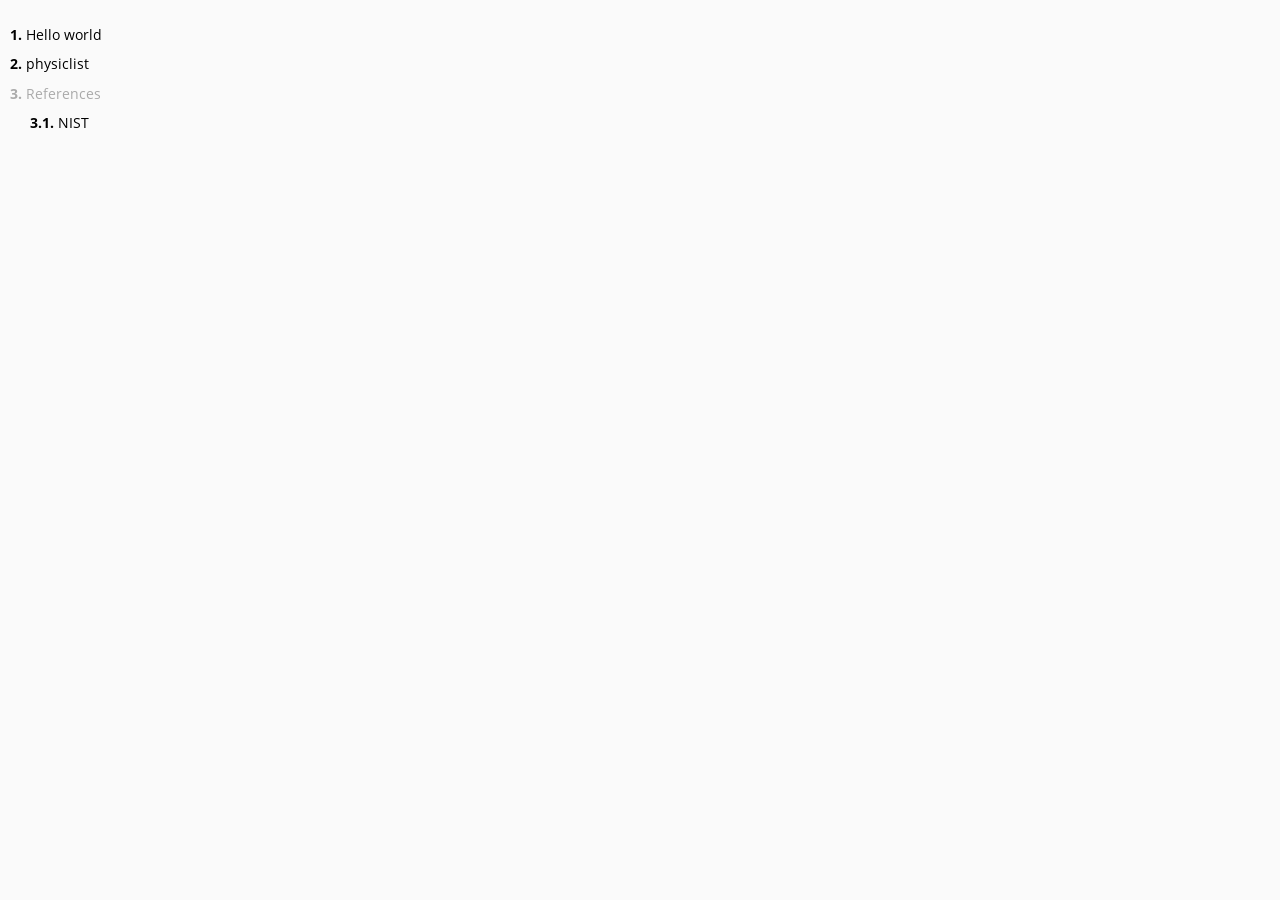
<file: toc.html>
<!DOCTYPE HTML>
<html lang="en" class="light" dir="ltr">
    <head>
        <!-- sidebar iframe generated using mdBook

        This is a frame, and not included directly in the page, to control the total size of the
        book. The TOC contains an entry for each page, so if each page includes a copy of the TOC,
        the total size of the page becomes O(n**2).

        The frame is only used as a fallback when JS is turned off. When it's on, the sidebar is
        instead added to the main page by `toc.js` instead. The JavaScript mode is better
        because, when running in a `file:///` URL, the iframed page would not be Same-Origin as
        the rest of the page, so the sidebar and the main page theme would fall out of sync.
        -->
        <meta charset="UTF-8">
        <meta name="robots" content="noindex">
        <!-- Custom HTML head -->
        <meta name="viewport" content="width=device-width, initial-scale=1">
        <meta name="theme-color" content="#ffffff">
        <link rel="stylesheet" href="css/variables-8adf115d.css">
        <link rel="stylesheet" href="css/general-2459343d.css">
        <link rel="stylesheet" href="css/chrome-ae938929.css">
        <link rel="stylesheet" href="css/print-9e4910d8.css" media="print">
        <!-- Fonts -->
        <link rel="stylesheet" href="fonts/fonts-9644e21d.css">
        <!-- Custom theme stylesheets -->
        <link rel="stylesheet" href="custom-8c1ed8f1.css">
    </head>
    <body class="sidebar-iframe-inner">
        <ol class="chapter"><li class="chapter-item expanded "><span class="chapter-link-wrapper"><a href="hello-geant4.html" target="_parent"><strong aria-hidden="true">1.</strong> Hello world</a></span></li><li class="chapter-item expanded "><span class="chapter-link-wrapper"><a href="physiclist.html" target="_parent"><strong aria-hidden="true">2.</strong> physiclist</a></span></li><li class="chapter-item expanded "><span class="chapter-link-wrapper"><span><strong aria-hidden="true">3.</strong> References</span></span><ol class="section"><li class="chapter-item expanded "><span class="chapter-link-wrapper"><a href="references/nist.html" target="_parent"><strong aria-hidden="true">3.1.</strong>  NIST </a></span></li></ol></li></ol>
    </body>
</html>
</file>
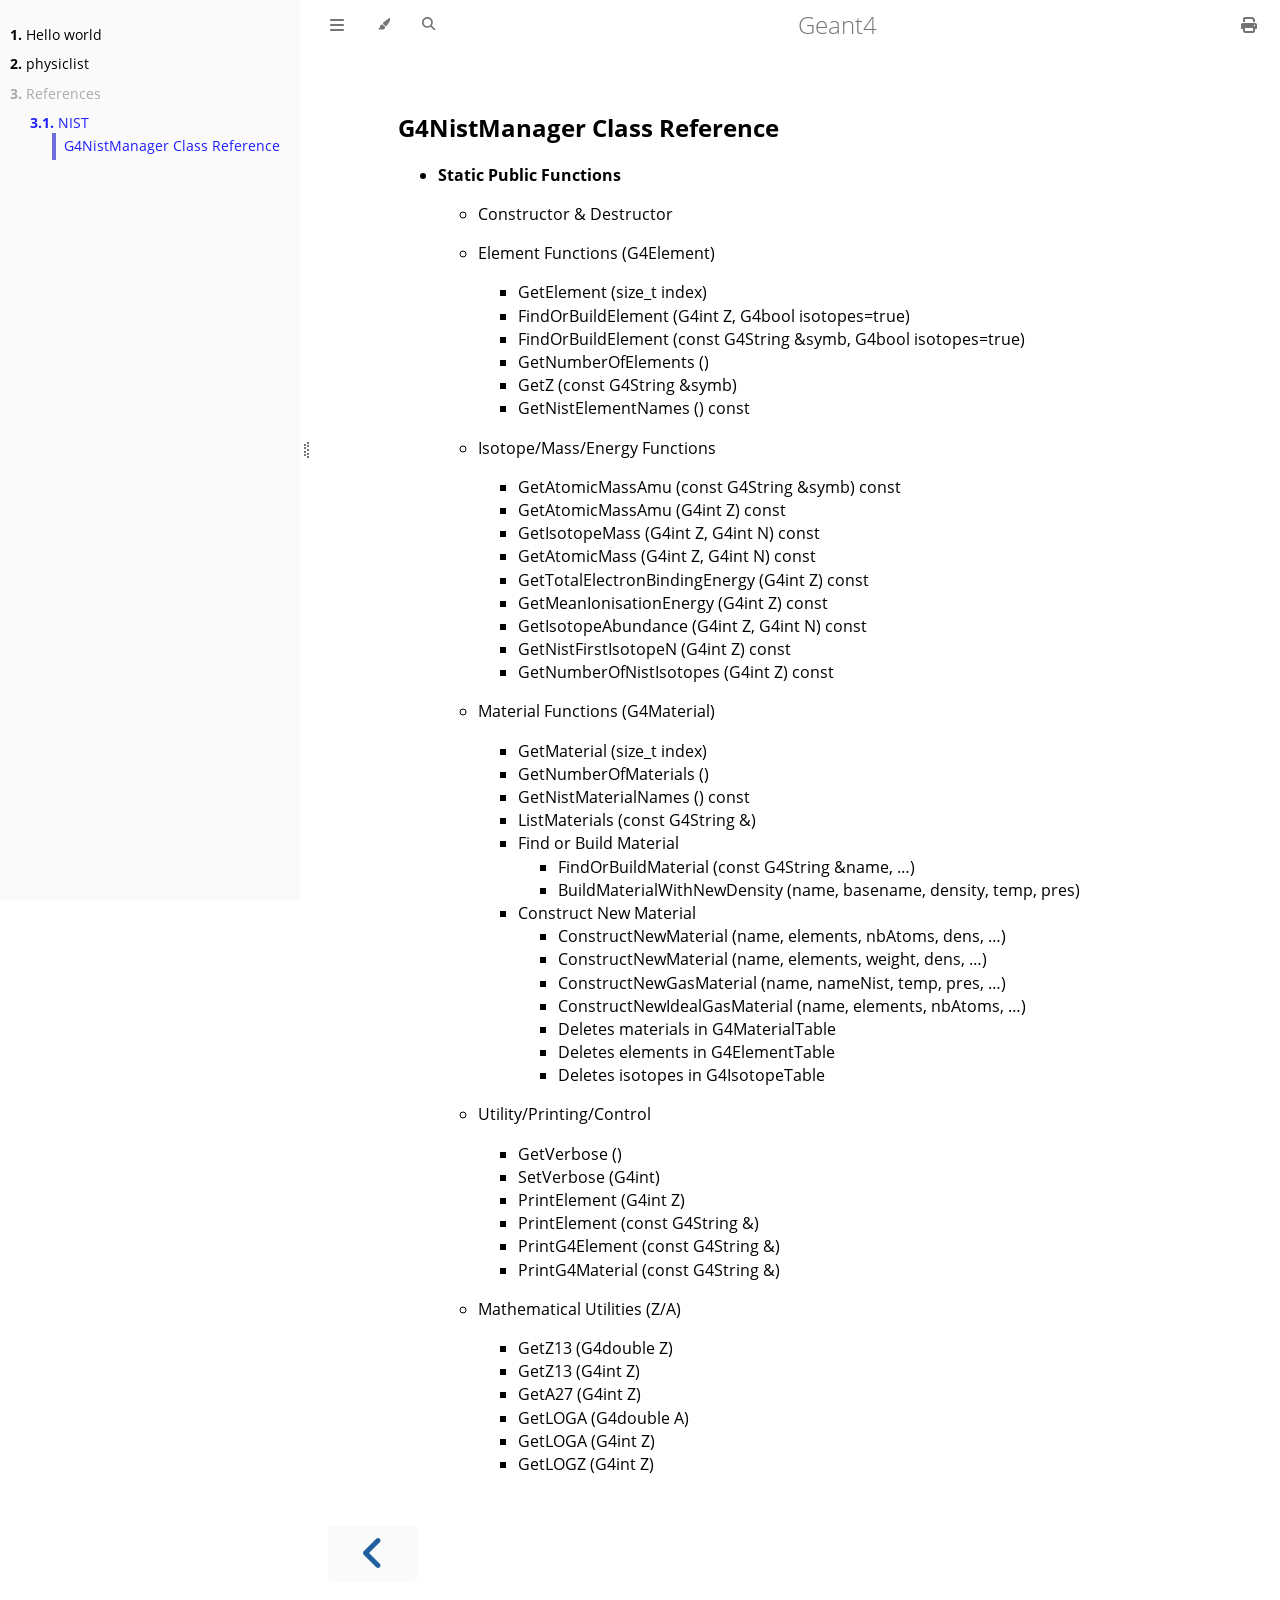
<file: references/nist.html>
<!DOCTYPE HTML>
<html lang="en" class="light sidebar-visible" dir="ltr">
    <head>
        <!-- Book generated using mdBook -->
        <meta charset="UTF-8">
        <title> NIST  - Geant4</title>


        <!-- Custom HTML head -->

        <meta name="description" content="">
        <meta name="viewport" content="width=device-width, initial-scale=1">
        <meta name="theme-color" content="#ffffff">

        <link rel="icon" href="../favicon-de23e50b.svg">
        <link rel="shortcut icon" href="../favicon-8114d1fc.png">
        <link rel="stylesheet" href="../css/variables-8adf115d.css">
        <link rel="stylesheet" href="../css/general-2459343d.css">
        <link rel="stylesheet" href="../css/chrome-ae938929.css">
        <link rel="stylesheet" href="../css/print-9e4910d8.css" media="print">

        <!-- Fonts -->
        <link rel="stylesheet" href="../fonts/fonts-9644e21d.css">

        <!-- Highlight.js Stylesheets -->
        <link rel="stylesheet" id="mdbook-highlight-css" href="../highlight-493f70e1.css">
        <link rel="stylesheet" id="mdbook-tomorrow-night-css" href="../tomorrow-night-4c0ae647.css">
        <link rel="stylesheet" id="mdbook-ayu-highlight-css" href="../ayu-highlight-3fdfc3ac.css">

        <!-- Custom theme stylesheets -->
        <link rel="stylesheet" href="../custom-8c1ed8f1.css">


        <!-- Provide site root and default themes to javascript -->
        <script>
            const path_to_root = "../";
            const default_light_theme = "light";
            const default_dark_theme = "navy";
            window.path_to_searchindex_js = "../searchindex-22007631.js";
        </script>
        <!-- Start loading toc.js asap -->
        <script src="../toc-5d5b50f2.js"></script>
    </head>
    <body>
    <div id="mdbook-help-container">
        <div id="mdbook-help-popup">
            <h2 class="mdbook-help-title">Keyboard shortcuts</h2>
            <div>
                <p>Press <kbd>←</kbd> or <kbd>→</kbd> to navigate between chapters</p>
                <p>Press <kbd>S</kbd> or <kbd>/</kbd> to search in the book</p>
                <p>Press <kbd>?</kbd> to show this help</p>
                <p>Press <kbd>Esc</kbd> to hide this help</p>
            </div>
        </div>
    </div>
    <div id="mdbook-body-container">
        <!-- Work around some values being stored in localStorage wrapped in quotes -->
        <script>
            try {
                let theme = localStorage.getItem('mdbook-theme');
                let sidebar = localStorage.getItem('mdbook-sidebar');

                if (theme.startsWith('"') && theme.endsWith('"')) {
                    localStorage.setItem('mdbook-theme', theme.slice(1, theme.length - 1));
                }

                if (sidebar.startsWith('"') && sidebar.endsWith('"')) {
                    localStorage.setItem('mdbook-sidebar', sidebar.slice(1, sidebar.length - 1));
                }
            } catch (e) { }
        </script>

        <!-- Set the theme before any content is loaded, prevents flash -->
        <script>
            const default_theme = window.matchMedia("(prefers-color-scheme: dark)").matches ? default_dark_theme : default_light_theme;
            let theme;
            try { theme = localStorage.getItem('mdbook-theme'); } catch(e) { }
            if (theme === null || theme === undefined) { theme = default_theme; }
            const html = document.documentElement;
            html.classList.remove('light')
            html.classList.add(theme);
            html.classList.add("js");
        </script>

        <input type="checkbox" id="mdbook-sidebar-toggle-anchor" class="hidden">

        <!-- Hide / unhide sidebar before it is displayed -->
        <script>
            let sidebar = null;
            const sidebar_toggle = document.getElementById("mdbook-sidebar-toggle-anchor");
            if (document.body.clientWidth >= 1080) {
                try { sidebar = localStorage.getItem('mdbook-sidebar'); } catch(e) { }
                sidebar = sidebar || 'visible';
            } else {
                sidebar = 'hidden';
                sidebar_toggle.checked = false;
            }
            if (sidebar === 'visible') {
                sidebar_toggle.checked = true;
            } else {
                html.classList.remove('sidebar-visible');
            }
        </script>

        <nav id="mdbook-sidebar" class="sidebar" aria-label="Table of contents">
            <!-- populated by js -->
            <mdbook-sidebar-scrollbox class="sidebar-scrollbox"></mdbook-sidebar-scrollbox>
            <noscript>
                <iframe class="sidebar-iframe-outer" src="../toc.html"></iframe>
            </noscript>
            <div id="mdbook-sidebar-resize-handle" class="sidebar-resize-handle">
                <div class="sidebar-resize-indicator"></div>
            </div>
        </nav>

        <div id="mdbook-page-wrapper" class="page-wrapper">

            <div class="page">
                <div id="mdbook-menu-bar-hover-placeholder"></div>
                <div id="mdbook-menu-bar" class="menu-bar sticky">
                    <div class="left-buttons">
                        <label id="mdbook-sidebar-toggle" class="icon-button" for="mdbook-sidebar-toggle-anchor" title="Toggle Table of Contents" aria-label="Toggle Table of Contents" aria-controls="mdbook-sidebar">
                            <span class=fa-svg><svg xmlns="http://www.w3.org/2000/svg" viewBox="0 0 448 512"><!--! Font Awesome Free 6.2.0 by @fontawesome - https://fontawesome.com License - https://fontawesome.com/license/free (Icons: CC BY 4.0, Fonts: SIL OFL 1.1, Code: MIT License) Copyright 2022 Fonticons, Inc. --><path d="M0 96C0 78.3 14.3 64 32 64H416c17.7 0 32 14.3 32 32s-14.3 32-32 32H32C14.3 128 0 113.7 0 96zM0 256c0-17.7 14.3-32 32-32H416c17.7 0 32 14.3 32 32s-14.3 32-32 32H32c-17.7 0-32-14.3-32-32zM448 416c0 17.7-14.3 32-32 32H32c-17.7 0-32-14.3-32-32s14.3-32 32-32H416c17.7 0 32 14.3 32 32z"/></svg></span>
                        </label>
                        <button id="mdbook-theme-toggle" class="icon-button" type="button" title="Change theme" aria-label="Change theme" aria-haspopup="true" aria-expanded="false" aria-controls="mdbook-theme-list">
                            <span class=fa-svg><svg xmlns="http://www.w3.org/2000/svg" viewBox="0 0 576 512"><!--! Font Awesome Free 6.2.0 by @fontawesome - https://fontawesome.com License - https://fontawesome.com/license/free (Icons: CC BY 4.0, Fonts: SIL OFL 1.1, Code: MIT License) Copyright 2022 Fonticons, Inc. --><path d="M371.3 367.1c27.3-3.9 51.9-19.4 67.2-42.9L600.2 74.1c12.6-19.5 9.4-45.3-7.6-61.2S549.7-4.4 531.1 9.6L294.4 187.2c-24 18-38.2 46.1-38.4 76.1L371.3 367.1zm-19.6 25.4l-116-104.4C175.9 290.3 128 339.6 128 400c0 3.9 .2 7.8 .6 11.6c1.8 17.5-10.2 36.4-27.8 36.4H96c-17.7 0-32 14.3-32 32s14.3 32 32 32H240c61.9 0 112-50.1 112-112c0-2.5-.1-5-.2-7.5z"/></svg></span>
                        </button>
                        <ul id="mdbook-theme-list" class="theme-popup" aria-label="Themes" role="menu">
                            <li role="none"><button role="menuitem" class="theme" id="mdbook-theme-default_theme">Auto</button></li>
                            <li role="none"><button role="menuitem" class="theme" id="mdbook-theme-light">Light</button></li>
                            <li role="none"><button role="menuitem" class="theme" id="mdbook-theme-rust">Rust</button></li>
                            <li role="none"><button role="menuitem" class="theme" id="mdbook-theme-coal">Coal</button></li>
                            <li role="none"><button role="menuitem" class="theme" id="mdbook-theme-navy">Navy</button></li>
                            <li role="none"><button role="menuitem" class="theme" id="mdbook-theme-ayu">Ayu</button></li>
                        </ul>
                        <button id="mdbook-search-toggle" class="icon-button" type="button" title="Search (`/`)" aria-label="Toggle Searchbar" aria-expanded="false" aria-keyshortcuts="/ s" aria-controls="mdbook-searchbar">
                            <span class=fa-svg><svg xmlns="http://www.w3.org/2000/svg" viewBox="0 0 512 512"><!--! Font Awesome Free 6.2.0 by @fontawesome - https://fontawesome.com License - https://fontawesome.com/license/free (Icons: CC BY 4.0, Fonts: SIL OFL 1.1, Code: MIT License) Copyright 2022 Fonticons, Inc. --><path d="M416 208c0 45.9-14.9 88.3-40 122.7L502.6 457.4c12.5 12.5 12.5 32.8 0 45.3s-32.8 12.5-45.3 0L330.7 376c-34.4 25.2-76.8 40-122.7 40C93.1 416 0 322.9 0 208S93.1 0 208 0S416 93.1 416 208zM208 352c79.5 0 144-64.5 144-144s-64.5-144-144-144S64 128.5 64 208s64.5 144 144 144z"/></svg></span>
                        </button>
                    </div>

                    <h1 class="menu-title">Geant4</h1>

                    <div class="right-buttons">
                        <a href="../print.html" title="Print this book" aria-label="Print this book">
                            <span class=fa-svg id="print-button"><svg xmlns="http://www.w3.org/2000/svg" viewBox="0 0 512 512"><!--! Font Awesome Free 6.2.0 by @fontawesome - https://fontawesome.com License - https://fontawesome.com/license/free (Icons: CC BY 4.0, Fonts: SIL OFL 1.1, Code: MIT License) Copyright 2022 Fonticons, Inc. --><path d="M128 0C92.7 0 64 28.7 64 64v96h64V64H354.7L384 93.3V160h64V93.3c0-17-6.7-33.3-18.7-45.3L400 18.7C388 6.7 371.7 0 354.7 0H128zM384 352v32 64H128V384 368 352H384zm64 32h32c17.7 0 32-14.3 32-32V256c0-35.3-28.7-64-64-64H64c-35.3 0-64 28.7-64 64v96c0 17.7 14.3 32 32 32H64v64c0 35.3 28.7 64 64 64H384c35.3 0 64-28.7 64-64V384zm-16-88c-13.3 0-24-10.7-24-24s10.7-24 24-24s24 10.7 24 24s-10.7 24-24 24z"/></svg></span>
                        </a>

                    </div>
                </div>

                <div id="mdbook-search-wrapper" class="hidden">
                    <form id="mdbook-searchbar-outer" class="searchbar-outer">
                        <div class="search-wrapper">
                            <input type="search" id="mdbook-searchbar" name="searchbar" placeholder="Search this book ..." aria-controls="mdbook-searchresults-outer" aria-describedby="searchresults-header">
                            <div class="spinner-wrapper">
                                <span class=fa-svg id="fa-spin"><svg xmlns="http://www.w3.org/2000/svg" viewBox="0 0 512 512"><!--! Font Awesome Free 6.2.0 by @fontawesome - https://fontawesome.com License - https://fontawesome.com/license/free (Icons: CC BY 4.0, Fonts: SIL OFL 1.1, Code: MIT License) Copyright 2022 Fonticons, Inc. --><path d="M304 48c0-26.5-21.5-48-48-48s-48 21.5-48 48s21.5 48 48 48s48-21.5 48-48zm0 416c0-26.5-21.5-48-48-48s-48 21.5-48 48s21.5 48 48 48s48-21.5 48-48zM48 304c26.5 0 48-21.5 48-48s-21.5-48-48-48s-48 21.5-48 48s21.5 48 48 48zm464-48c0-26.5-21.5-48-48-48s-48 21.5-48 48s21.5 48 48 48s48-21.5 48-48zM142.9 437c18.7-18.7 18.7-49.1 0-67.9s-49.1-18.7-67.9 0s-18.7 49.1 0 67.9s49.1 18.7 67.9 0zm0-294.2c18.7-18.7 18.7-49.1 0-67.9S93.7 56.2 75 75s-18.7 49.1 0 67.9s49.1 18.7 67.9 0zM369.1 437c18.7 18.7 49.1 18.7 67.9 0s18.7-49.1 0-67.9s-49.1-18.7-67.9 0s-18.7 49.1 0 67.9z"/></svg></span>
                            </div>
                        </div>
                    </form>
                    <div id="mdbook-searchresults-outer" class="searchresults-outer hidden">
                        <div id="mdbook-searchresults-header" class="searchresults-header"></div>
                        <ul id="mdbook-searchresults">
                        </ul>
                    </div>
                </div>

                <!-- Apply ARIA attributes after the sidebar and the sidebar toggle button are added to the DOM -->
                <script>
                    document.getElementById('mdbook-sidebar-toggle').setAttribute('aria-expanded', sidebar === 'visible');
                    document.getElementById('mdbook-sidebar').setAttribute('aria-hidden', sidebar !== 'visible');
                    Array.from(document.querySelectorAll('#mdbook-sidebar a')).forEach(function(link) {
                        link.setAttribute('tabIndex', sidebar === 'visible' ? 0 : -1);
                    });
                </script>

                <div id="mdbook-content" class="content">
                    <main>
                        <h2 id="g4nistmanager-class-reference"><a class="header" href="#g4nistmanager-class-reference">G4NistManager Class Reference</a></h2>
<ul>
<li><strong>Static Public Functions</strong>
<ul>
<li>
<p>Constructor &amp; Destructor</p>
</li>
<li>
<p>Element Functions (G4Element)</p>
<ul>
<li>GetElement (size_t index)</li>
<li>FindOrBuildElement (G4int Z, G4bool isotopes=true)</li>
<li>FindOrBuildElement (const G4String &amp;symb, G4bool isotopes=true)</li>
<li>GetNumberOfElements ()</li>
<li>GetZ (const G4String &amp;symb)</li>
<li>GetNistElementNames () const</li>
</ul>
</li>
<li>
<p>Isotope/Mass/Energy Functions</p>
<ul>
<li>GetAtomicMassAmu (const G4String &amp;symb) const</li>
<li>GetAtomicMassAmu (G4int Z) const</li>
<li>GetIsotopeMass (G4int Z, G4int N) const</li>
<li>GetAtomicMass (G4int Z, G4int N) const</li>
<li>GetTotalElectronBindingEnergy (G4int Z) const</li>
<li>GetMeanIonisationEnergy (G4int Z) const</li>
<li>GetIsotopeAbundance (G4int Z, G4int N) const</li>
<li>GetNistFirstIsotopeN (G4int Z) const</li>
<li>GetNumberOfNistIsotopes (G4int Z) const</li>
</ul>
</li>
<li>
<p>Material Functions (G4Material)</p>
<ul>
<li>GetMaterial (size_t index)</li>
<li>GetNumberOfMaterials ()</li>
<li>GetNistMaterialNames () const</li>
<li>ListMaterials (const G4String &amp;)</li>
<li>Find or Build Material
<ul>
<li>FindOrBuildMaterial (const G4String &amp;name, …)</li>
<li>BuildMaterialWithNewDensity (name, basename, density, temp, pres)</li>
</ul>
</li>
<li>Construct New Material
<ul>
<li>ConstructNewMaterial (name, elements, nbAtoms, dens, …)</li>
<li>ConstructNewMaterial (name, elements, weight, dens, …)</li>
<li>ConstructNewGasMaterial (name, nameNist, temp, pres, …)</li>
<li>ConstructNewIdealGasMaterial (name, elements, nbAtoms, …)</li>
<li>Deletes materials in G4MaterialTable</li>
<li>Deletes elements in G4ElementTable</li>
<li>Deletes isotopes in G4IsotopeTable</li>
</ul>
</li>
</ul>
</li>
<li>
<p>Utility/Printing/Control</p>
<ul>
<li>GetVerbose ()</li>
<li>SetVerbose (G4int)</li>
<li>PrintElement (G4int Z)</li>
<li>PrintElement (const G4String &amp;)</li>
<li>PrintG4Element (const G4String &amp;)</li>
<li>PrintG4Material (const G4String &amp;)</li>
</ul>
</li>
<li>
<p>Mathematical Utilities (Z/A)</p>
<ul>
<li>GetZ13 (G4double Z)</li>
<li>GetZ13 (G4int Z)</li>
<li>GetA27 (G4int Z)</li>
<li>GetLOGA (G4double A)</li>
<li>GetLOGA (G4int Z)</li>
<li>GetLOGZ (G4int Z)</li>
</ul>
</li>
</ul>
</li>
</ul>

                    </main>

                    <nav class="nav-wrapper" aria-label="Page navigation">
                        <!-- Mobile navigation buttons -->
                            <a rel="prev" href="../physiclist.html" class="mobile-nav-chapters previous" title="Previous chapter" aria-label="Previous chapter" aria-keyshortcuts="Left">
                                <span class=fa-svg><svg xmlns="http://www.w3.org/2000/svg" viewBox="0 0 320 512"><!--! Font Awesome Free 6.2.0 by @fontawesome - https://fontawesome.com License - https://fontawesome.com/license/free (Icons: CC BY 4.0, Fonts: SIL OFL 1.1, Code: MIT License) Copyright 2022 Fonticons, Inc. --><path d="M41.4 233.4c-12.5 12.5-12.5 32.8 0 45.3l160 160c12.5 12.5 32.8 12.5 45.3 0s12.5-32.8 0-45.3L109.3 256 246.6 118.6c12.5-12.5 12.5-32.8 0-45.3s-32.8-12.5-45.3 0l-160 160z"/></svg></span>
                            </a>


                        <div style="clear: both"></div>
                    </nav>
                </div>
            </div>

            <nav class="nav-wide-wrapper" aria-label="Page navigation">
                    <a rel="prev" href="../physiclist.html" class="nav-chapters previous" title="Previous chapter" aria-label="Previous chapter" aria-keyshortcuts="Left">
                        <span class=fa-svg><svg xmlns="http://www.w3.org/2000/svg" viewBox="0 0 320 512"><!--! Font Awesome Free 6.2.0 by @fontawesome - https://fontawesome.com License - https://fontawesome.com/license/free (Icons: CC BY 4.0, Fonts: SIL OFL 1.1, Code: MIT License) Copyright 2022 Fonticons, Inc. --><path d="M41.4 233.4c-12.5 12.5-12.5 32.8 0 45.3l160 160c12.5 12.5 32.8 12.5 45.3 0s12.5-32.8 0-45.3L109.3 256 246.6 118.6c12.5-12.5 12.5-32.8 0-45.3s-32.8-12.5-45.3 0l-160 160z"/></svg></span>
                    </a>

            </nav>

        </div>

        <template id=fa-eye><span class=fa-svg><svg xmlns="http://www.w3.org/2000/svg" viewBox="0 0 576 512"><!--! Font Awesome Free 6.2.0 by @fontawesome - https://fontawesome.com License - https://fontawesome.com/license/free (Icons: CC BY 4.0, Fonts: SIL OFL 1.1, Code: MIT License) Copyright 2022 Fonticons, Inc. --><path d="M288 32c-80.8 0-145.5 36.8-192.6 80.6C48.6 156 17.3 208 2.5 243.7c-3.3 7.9-3.3 16.7 0 24.6C17.3 304 48.6 356 95.4 399.4C142.5 443.2 207.2 480 288 480s145.5-36.8 192.6-80.6c46.8-43.5 78.1-95.4 93-131.1c3.3-7.9 3.3-16.7 0-24.6c-14.9-35.7-46.2-87.7-93-131.1C433.5 68.8 368.8 32 288 32zM432 256c0 79.5-64.5 144-144 144s-144-64.5-144-144s64.5-144 144-144s144 64.5 144 144zM288 192c0 35.3-28.7 64-64 64c-11.5 0-22.3-3-31.6-8.4c-.2 2.8-.4 5.5-.4 8.4c0 53 43 96 96 96s96-43 96-96s-43-96-96-96c-2.8 0-5.6 .1-8.4 .4c5.3 9.3 8.4 20.1 8.4 31.6z"/></svg></span></template>
        <template id=fa-eye-slash><span class=fa-svg><svg xmlns="http://www.w3.org/2000/svg" viewBox="0 0 640 512"><!--! Font Awesome Free 6.2.0 by @fontawesome - https://fontawesome.com License - https://fontawesome.com/license/free (Icons: CC BY 4.0, Fonts: SIL OFL 1.1, Code: MIT License) Copyright 2022 Fonticons, Inc. --><path d="M38.8 5.1C28.4-3.1 13.3-1.2 5.1 9.2S-1.2 34.7 9.2 42.9l592 464c10.4 8.2 25.5 6.3 33.7-4.1s6.3-25.5-4.1-33.7L525.6 386.7c39.6-40.6 66.4-86.1 79.9-118.4c3.3-7.9 3.3-16.7 0-24.6c-14.9-35.7-46.2-87.7-93-131.1C465.5 68.8 400.8 32 320 32c-68.2 0-125 26.3-169.3 60.8L38.8 5.1zM223.1 149.5C248.6 126.2 282.7 112 320 112c79.5 0 144 64.5 144 144c0 24.9-6.3 48.3-17.4 68.7L408 294.5c5.2-11.8 8-24.8 8-38.5c0-53-43-96-96-96c-2.8 0-5.6 .1-8.4 .4c5.3 9.3 8.4 20.1 8.4 31.6c0 10.2-2.4 19.8-6.6 28.3l-90.3-70.8zm223.1 298L373 389.9c-16.4 6.5-34.3 10.1-53 10.1c-79.5 0-144-64.5-144-144c0-6.9 .5-13.6 1.4-20.2L83.1 161.5C60.3 191.2 44 220.8 34.5 243.7c-3.3 7.9-3.3 16.7 0 24.6c14.9 35.7 46.2 87.7 93 131.1C174.5 443.2 239.2 480 320 480c47.8 0 89.9-12.9 126.2-32.5z"/></svg></span></template>
        <template id=fa-copy><span class=fa-svg><svg xmlns="http://www.w3.org/2000/svg" viewBox="0 0 512 512"><!--! Font Awesome Free 6.2.0 by @fontawesome - https://fontawesome.com License - https://fontawesome.com/license/free (Icons: CC BY 4.0, Fonts: SIL OFL 1.1, Code: MIT License) Copyright 2022 Fonticons, Inc. --><path d="M502.6 70.63l-61.25-61.25C435.4 3.371 427.2 0 418.7 0H255.1c-35.35 0-64 28.66-64 64l.0195 256C192 355.4 220.7 384 256 384h192c35.2 0 64-28.8 64-64V93.25C512 84.77 508.6 76.63 502.6 70.63zM464 320c0 8.836-7.164 16-16 16H255.1c-8.838 0-16-7.164-16-16L239.1 64.13c0-8.836 7.164-16 16-16h128L384 96c0 17.67 14.33 32 32 32h47.1V320zM272 448c0 8.836-7.164 16-16 16H63.1c-8.838 0-16-7.164-16-16L47.98 192.1c0-8.836 7.164-16 16-16H160V128H63.99c-35.35 0-64 28.65-64 64l.0098 256C.002 483.3 28.66 512 64 512h192c35.2 0 64-28.8 64-64v-32h-47.1L272 448z"/></svg></span></template>
        <template id=fa-play><span class=fa-svg><svg xmlns="http://www.w3.org/2000/svg" viewBox="0 0 384 512"><!--! Font Awesome Free 6.2.0 by @fontawesome - https://fontawesome.com License - https://fontawesome.com/license/free (Icons: CC BY 4.0, Fonts: SIL OFL 1.1, Code: MIT License) Copyright 2022 Fonticons, Inc. --><path d="M73 39c-14.8-9.1-33.4-9.4-48.5-.9S0 62.6 0 80V432c0 17.4 9.4 33.4 24.5 41.9s33.7 8.1 48.5-.9L361 297c14.3-8.7 23-24.2 23-41s-8.7-32.2-23-41L73 39z"/></svg></span></template>
        <template id=fa-clock-rotate-left><span class=fa-svg><svg xmlns="http://www.w3.org/2000/svg" viewBox="0 0 512 512"><!--! Font Awesome Free 6.2.0 by @fontawesome - https://fontawesome.com License - https://fontawesome.com/license/free (Icons: CC BY 4.0, Fonts: SIL OFL 1.1, Code: MIT License) Copyright 2022 Fonticons, Inc. --><path d="M75 75L41 41C25.9 25.9 0 36.6 0 57.9V168c0 13.3 10.7 24 24 24H134.1c21.4 0 32.1-25.9 17-41l-30.8-30.8C155 85.5 203 64 256 64c106 0 192 86 192 192s-86 192-192 192c-40.8 0-78.6-12.7-109.7-34.4c-14.5-10.1-34.4-6.6-44.6 7.9s-6.6 34.4 7.9 44.6C151.2 495 201.7 512 256 512c141.4 0 256-114.6 256-256S397.4 0 256 0C185.3 0 121.3 28.7 75 75zm181 53c-13.3 0-24 10.7-24 24V256c0 6.4 2.5 12.5 7 17l72 72c9.4 9.4 24.6 9.4 33.9 0s9.4-24.6 0-33.9l-65-65V152c0-13.3-10.7-24-24-24z"/></svg></span></template>



        <script>
            window.playground_copyable = true;
        </script>


        <script src="../elasticlunr-ef4e11c1.min.js"></script>
        <script src="../mark-09e88c2c.min.js"></script>
        <script src="../searcher-c2a407aa.js"></script>

        <script src="../clipboard-1626706a.min.js"></script>
        <script src="../highlight-abc7f01d.js"></script>
        <script src="../book-a0b12cfe.js"></script>

        <!-- Custom JS scripts -->



    </div>
    </body>
</html>
</file>
<file: css/variables-8adf115d.css>
/* Globals */

:root {
    --sidebar-target-width: 300px;
    --sidebar-width: min(var(--sidebar-target-width), 80vw);
    --sidebar-resize-indicator-width: 8px;
    --sidebar-resize-indicator-space: 2px;
    --page-padding: 15px;
    --content-max-width: 750px;
    --menu-bar-height: 50px;
    --mono-font: "Source Code Pro", Consolas, "Ubuntu Mono", Menlo, "DejaVu Sans Mono", monospace, monospace;
    --code-font-size: 0.875em; /* please adjust the ace font size accordingly in editor.js */
    --searchbar-margin-block-start: 5px;
}

/* Themes */

.ayu {
    --bg: hsl(210, 25%, 8%);
    --fg: #c5c5c5;

    --sidebar-bg: #14191f;
    --sidebar-fg: #c8c9db;
    --sidebar-non-existant: #5c6773;
    --sidebar-active: #ffb454;
    --sidebar-spacer: #2d334f;

    --scrollbar: var(--sidebar-fg);

    --icons: #737480;
    --icons-hover: #b7b9cc;

    --links: #0096cf;

    --inline-code-color: #ffb454;

    --theme-popup-bg: #14191f;
    --theme-popup-border: #5c6773;
    --theme-hover: #191f26;

    --quote-bg: hsl(226, 15%, 17%);
    --quote-border: hsl(226, 15%, 22%);

    --warning-border: #ff8e00;

    --table-border-color: hsl(210, 25%, 13%);
    --table-header-bg: hsl(210, 25%, 28%);
    --table-alternate-bg: hsl(210, 25%, 11%);

    --searchbar-border-color: #848484;
    --searchbar-bg: #424242;
    --searchbar-fg: #fff;
    --searchbar-shadow-color: #d4c89f;
    --searchresults-header-fg: #666;
    --searchresults-border-color: #888;
    --searchresults-li-bg: #252932;
    --search-mark-bg: #e3b171;

    --color-scheme: dark;

    /* Same as `--icons` */
    --copy-button-filter: invert(45%) sepia(6%) saturate(621%) hue-rotate(198deg) brightness(99%) contrast(85%);
    /* Same as `--sidebar-active` */
    --copy-button-filter-hover: invert(68%) sepia(55%) saturate(531%) hue-rotate(341deg) brightness(104%) contrast(101%);

    --footnote-highlight: #2668a6;

    --overlay-bg: rgba(33, 40, 48, 0.4);

    --blockquote-note-color: #74b9ff;
    --blockquote-tip-color: #09ca09;
    --blockquote-important-color: #d3abff;
    --blockquote-warning-color: #f0b72f;
    --blockquote-caution-color: #f21424;

    --sidebar-header-border-color: #c18639;
}

.coal {
    --bg: hsl(200, 7%, 8%);
    --fg: #98a3ad;

    --sidebar-bg: #292c2f;
    --sidebar-fg: #a1adb8;
    --sidebar-non-existant: #505254;
    --sidebar-active: #3473ad;
    --sidebar-spacer: #393939;

    --scrollbar: var(--sidebar-fg);

    --icons: #43484d;
    --icons-hover: #b3c0cc;

    --links: #2b79a2;

    --inline-code-color: #c5c8c6;

    --theme-popup-bg: #141617;
    --theme-popup-border: #43484d;
    --theme-hover: #1f2124;

    --quote-bg: hsl(234, 21%, 18%);
    --quote-border: hsl(234, 21%, 23%);

    --warning-border: #ff8e00;

    --table-border-color: hsl(200, 7%, 13%);
    --table-header-bg: hsl(200, 7%, 28%);
    --table-alternate-bg: hsl(200, 7%, 11%);

    --searchbar-border-color: #aaa;
    --searchbar-bg: #b7b7b7;
    --searchbar-fg: #000;
    --searchbar-shadow-color: #aaa;
    --searchresults-header-fg: #666;
    --searchresults-border-color: #98a3ad;
    --searchresults-li-bg: #2b2b2f;
    --search-mark-bg: #355c7d;

    --color-scheme: dark;

    /* Same as `--icons` */
    --copy-button-filter: invert(26%) sepia(8%) saturate(575%) hue-rotate(169deg) brightness(87%) contrast(82%);
    /* Same as `--sidebar-active` */
    --copy-button-filter-hover: invert(36%) sepia(70%) saturate(503%) hue-rotate(167deg) brightness(98%) contrast(89%);

    --footnote-highlight: #4079ae;

    --overlay-bg: rgba(33, 40, 48, 0.4);

    --blockquote-note-color: #4493f8;
    --blockquote-tip-color: #08ae08;
    --blockquote-important-color: #ab7df8;
    --blockquote-warning-color: #d29922;
    --blockquote-caution-color: #d91b29;

    --sidebar-header-border-color: #3473ad;
}

.light, html:not(.js) {
    --bg: hsl(0, 0%, 100%);
    --fg: hsl(0, 0%, 0%);

    --sidebar-bg: #fafafa;
    --sidebar-fg: hsl(0, 0%, 0%);
    --sidebar-non-existant: #aaaaaa;
    --sidebar-active: #1f1fff;
    --sidebar-spacer: #f4f4f4;

    --scrollbar: #8F8F8F;

    --icons: #747474;
    --icons-hover: #000000;

    --links: #20609f;

    --inline-code-color: #301900;

    --theme-popup-bg: #fafafa;
    --theme-popup-border: #cccccc;
    --theme-hover: #e6e6e6;

    --quote-bg: hsl(197, 37%, 96%);
    --quote-border: hsl(197, 37%, 91%);

    --warning-border: #ff8e00;

    --table-border-color: hsl(0, 0%, 95%);
    --table-header-bg: hsl(0, 0%, 80%);
    --table-alternate-bg: hsl(0, 0%, 97%);

    --searchbar-border-color: #aaa;
    --searchbar-bg: #fafafa;
    --searchbar-fg: #000;
    --searchbar-shadow-color: #aaa;
    --searchresults-header-fg: #666;
    --searchresults-border-color: #888;
    --searchresults-li-bg: #e4f2fe;
    --search-mark-bg: #a2cff5;

    --color-scheme: light;

    /* Same as `--icons` */
    --copy-button-filter: invert(45.49%);
    /* Same as `--sidebar-active` */
    --copy-button-filter-hover: invert(14%) sepia(93%) saturate(4250%) hue-rotate(243deg) brightness(99%) contrast(130%);

    --footnote-highlight: #7e7eff;

    --overlay-bg: rgba(200, 200, 205, 0.4);

    --blockquote-note-color: #0969da;
    --blockquote-tip-color: #008000;
    --blockquote-important-color: #8250df;
    --blockquote-warning-color: #9a6700;
    --blockquote-caution-color: #b52731;

    --sidebar-header-border-color: #6e6edb;
}

.navy {
    --bg: hsl(226, 23%, 11%);
    --fg: #bcbdd0;

    --sidebar-bg: #282d3f;
    --sidebar-fg: #c8c9db;
    --sidebar-non-existant: #505274;
    --sidebar-active: #2b79a2;
    --sidebar-spacer: #2d334f;

    --scrollbar: var(--sidebar-fg);

    --icons: #737480;
    --icons-hover: #b7b9cc;

    --links: #2b79a2;

    --inline-code-color: #c5c8c6;

    --theme-popup-bg: #161923;
    --theme-popup-border: #737480;
    --theme-hover: #282e40;

    --quote-bg: hsl(226, 15%, 17%);
    --quote-border: hsl(226, 15%, 22%);

    --warning-border: #ff8e00;

    --table-border-color: hsl(226, 23%, 16%);
    --table-header-bg: hsl(226, 23%, 31%);
    --table-alternate-bg: hsl(226, 23%, 14%);

    --searchbar-border-color: #aaa;
    --searchbar-bg: #aeaec6;
    --searchbar-fg: #000;
    --searchbar-shadow-color: #aaa;
    --searchresults-header-fg: #5f5f71;
    --searchresults-border-color: #5c5c68;
    --searchresults-li-bg: #242430;
    --search-mark-bg: #a2cff5;

    --color-scheme: dark;

    /* Same as `--icons` */
    --copy-button-filter: invert(51%) sepia(10%) saturate(393%) hue-rotate(198deg) brightness(86%) contrast(87%);
    /* Same as `--sidebar-active` */
    --copy-button-filter-hover: invert(46%) sepia(20%) saturate(1537%) hue-rotate(156deg) brightness(85%) contrast(90%);

    --footnote-highlight: #4079ae;

    --overlay-bg: rgba(33, 40, 48, 0.4);

    --blockquote-note-color: #4493f8;
    --blockquote-tip-color: #09ca09;
    --blockquote-important-color: #ab7df8;
    --blockquote-warning-color: #d29922;
    --blockquote-caution-color: #f21424;

    --sidebar-header-border-color: #2f6ab5;
}

.rust {
    --bg: hsl(60, 9%, 87%);
    --fg: #262625;

    --sidebar-bg: #3b2e2a;
    --sidebar-fg: #c8c9db;
    --sidebar-non-existant: #505254;
    --sidebar-active: #e69f67;
    --sidebar-spacer: #45373a;

    --scrollbar: var(--sidebar-fg);

    --icons: #737480;
    --icons-hover: #262625;

    --links: #2b79a2;

    --inline-code-color: #6e6b5e;

    --theme-popup-bg: #e1e1db;
    --theme-popup-border: #b38f6b;
    --theme-hover: #99908a;

    --quote-bg: hsl(60, 5%, 75%);
    --quote-border: hsl(60, 5%, 70%);

    --warning-border: #ff8e00;

    --table-border-color: hsl(60, 9%, 82%);
    --table-header-bg: #b3a497;
    --table-alternate-bg: hsl(60, 9%, 84%);

    --searchbar-border-color: #aaa;
    --searchbar-bg: #fafafa;
    --searchbar-fg: #000;
    --searchbar-shadow-color: #aaa;
    --searchresults-header-fg: #666;
    --searchresults-border-color: #888;
    --searchresults-li-bg: #dec2a2;
    --search-mark-bg: #e69f67;

    /* Same as `--icons` */
    --copy-button-filter: invert(51%) sepia(10%) saturate(393%) hue-rotate(198deg) brightness(86%) contrast(87%);
    /* Same as `--sidebar-active` */
    --copy-button-filter-hover: invert(77%) sepia(16%) saturate(1798%) hue-rotate(328deg) brightness(98%) contrast(83%);

    --footnote-highlight: #d3a17a;

    --overlay-bg: rgba(150, 150, 150, 0.25);

    --blockquote-note-color: #023b95;
    --blockquote-tip-color: #007700;
    --blockquote-important-color: #8250df;
    --blockquote-warning-color: #603700;
    --blockquote-caution-color: #aa1721;

    --sidebar-header-border-color: #8c391f;
}

@media (prefers-color-scheme: dark) {
    html:not(.js) {
        --bg: hsl(200, 7%, 8%);
        --fg: #98a3ad;

        --sidebar-bg: #292c2f;
        --sidebar-fg: #a1adb8;
        --sidebar-non-existant: #505254;
        --sidebar-active: #3473ad;
        --sidebar-spacer: #393939;

        --scrollbar: var(--sidebar-fg);

        --icons: #43484d;
        --icons-hover: #b3c0cc;

        --links: #2b79a2;

        --inline-code-color: #c5c8c6;

        --theme-popup-bg: #141617;
        --theme-popup-border: #43484d;
        --theme-hover: #1f2124;

        --quote-bg: hsl(234, 21%, 18%);
        --quote-border: hsl(234, 21%, 23%);

        --warning-border: #ff8e00;

        --table-border-color: hsl(200, 7%, 13%);
        --table-header-bg: hsl(200, 7%, 28%);
        --table-alternate-bg: hsl(200, 7%, 11%);

        --searchbar-border-color: #aaa;
        --searchbar-bg: #b7b7b7;
        --searchbar-fg: #000;
        --searchbar-shadow-color: #aaa;
        --searchresults-header-fg: #666;
        --searchresults-border-color: #98a3ad;
        --searchresults-li-bg: #2b2b2f;
        --search-mark-bg: #355c7d;

        --color-scheme: dark;

        /* Same as `--icons` */
        --copy-button-filter: invert(26%) sepia(8%) saturate(575%) hue-rotate(169deg) brightness(87%) contrast(82%);
        /* Same as `--sidebar-active` */
        --copy-button-filter-hover: invert(36%) sepia(70%) saturate(503%) hue-rotate(167deg) brightness(98%) contrast(89%);

        --footnote-highlight: #4079ae;

        --overlay-bg: rgba(33, 40, 48, 0.4);

        --blockquote-note-color: #4493f8;
        --blockquote-tip-color: #08ae08;
        --blockquote-important-color: #ab7df8;
        --blockquote-warning-color: #d29922;
        --blockquote-caution-color: #d91b29;

        --sidebar-header-border-color: #3473ad;
    }
}
</file>
<file: css/general-2459343d.css>
/* Base styles and content styles */

:root {
    /* Browser default font-size is 16px, this way 1 rem = 10px */
    font-size: 62.5%;
    color-scheme: var(--color-scheme);
}

html {
    font-family: "Open Sans", sans-serif;
    color: var(--fg);
    background-color: var(--bg);
    text-size-adjust: none;
    -webkit-text-size-adjust: none;
}

body {
    margin: 0;
    font-size: 1.6rem;
    overflow-x: hidden;
}

code {
    font-family: var(--mono-font) !important;
    font-size: var(--code-font-size);
    direction: ltr !important;
}

/* make long words/inline code not x overflow */
main {
    overflow-wrap: break-word;
}

/* make wide tables scroll if they overflow */
.table-wrapper {
    overflow-x: auto;
}

/* Don't change font size in headers. */
h1 code, h2 code, h3 code, h4 code, h5 code, h6 code {
    font-size: unset;
}

.left { float: left; }
.right { float: right; }
.boring { opacity: 0.6; }
.hide-boring .boring { display: none; }
.hidden { display: none !important; }

h2, h3 { margin-block-start: 2.5em; }
h4, h5 { margin-block-start: 2em; }

.header + .header h3,
.header + .header h4,
.header + .header h5 {
    margin-block-start: 1em;
}

h1:target::before,
h2:target::before,
h3:target::before,
h4:target::before,
h5:target::before,
h6:target::before,
dt:target::before {
    display: inline-block;
    content: "»";
    margin-inline-start: -30px;
    width: 30px;
}

/* This is broken on Safari as of version 14, but is fixed
   in Safari Technology Preview 117 which I think will be Safari 14.2.
   https://bugs.webkit.org/show_bug.cgi?id=218076
*/
:target {
    /* Safari does not support logical properties */
    scroll-margin-top: calc(var(--menu-bar-height) + 0.5em);
}

.page {
    outline: 0;
    padding: 0 var(--page-padding);
    margin-block-start: calc(0px - var(--menu-bar-height)); /* Compensate for the #mdbook-menu-bar-hover-placeholder */
}
.page-wrapper {
    box-sizing: border-box;
    background-color: var(--bg);
}
html:not(.js) .page-wrapper,
.js:not(.sidebar-resizing) .page-wrapper {
    transition: margin-left 0.3s ease, transform 0.3s ease; /* Animation: slide away */
}
[dir=rtl]:not(.js) .page-wrapper,
[dir=rtl].js:not(.sidebar-resizing) .page-wrapper {
    transition: margin-right 0.3s ease, transform 0.3s ease; /* Animation: slide away */
}

.content {
    overflow-y: auto;
    padding: 0 5px 50px 5px;
}
.content main {
    margin-inline-start: auto;
    margin-inline-end: auto;
    max-width: var(--content-max-width);
}
.content p { line-height: 1.45em; }
.content ol { line-height: 1.45em; }
.content ul { line-height: 1.45em; }
.content a { text-decoration: none; }
.content a:hover { text-decoration: underline; }
.content img, .content video { max-width: 100%; }
.content .header:link,
.content .header:visited {
    color: var(--fg);
}
.content .header:link,
.content .header:visited:hover {
    text-decoration: none;
}

table {
    margin: 0 auto;
    border-collapse: collapse;
}
table td {
    padding: 3px 20px;
    border: 1px var(--table-border-color) solid;
}
table thead {
    background: var(--table-header-bg);
}
table thead td {
    font-weight: 700;
    border: none;
}
table thead th {
    padding: 3px 20px;
}
table thead tr {
    border: 1px var(--table-header-bg) solid;
}
/* Alternate background colors for rows */
table tbody tr:nth-child(2n) {
    background: var(--table-alternate-bg);
}


blockquote {
    margin: 20px 0;
    padding: 0 20px;
    color: var(--fg);
    background-color: var(--quote-bg);
    border-block-start: .1em solid var(--quote-border);
    border-block-end: .1em solid var(--quote-border);
}

/* TODO: Remove .warning in a future version of mdbook, it is replaced by
blockquote tags. */
.warning {
    margin: 20px;
    padding: 0 20px;
    border-inline-start: 2px solid var(--warning-border);
}

.warning:before {
    position: absolute;
    width: 3rem;
    height: 3rem;
    margin-inline-start: calc(-1.5rem - 21px);
    content: "ⓘ";
    text-align: center;
    background-color: var(--bg);
    color: var(--warning-border);
    font-weight: bold;
    font-size: 2rem;
}

blockquote .warning:before {
    background-color: var(--quote-bg);
}

kbd {
    background-color: var(--table-border-color);
    border-radius: 4px;
    border: solid 1px var(--theme-popup-border);
    box-shadow: inset 0 -1px 0 var(--theme-hover);
    display: inline-block;
    font-size: var(--code-font-size);
    font-family: var(--mono-font);
    line-height: 10px;
    padding: 4px 5px;
    vertical-align: middle;
}

sup {
    /* Set the line-height for superscript and footnote references so that there
       isn't an awkward space appearing above lines that contain the footnote.

       See https://github.com/rust-lang/mdBook/pull/2443#discussion_r1813773583
       for an explanation.
    */
    line-height: 0;
}

.footnote-definition {
    font-size: 0.9em;
}
/* The default spacing for a list is a little too large. */
.footnote-definition ul,
.footnote-definition ol {
    padding-left: 20px;
}
.footnote-definition > li {
    /* Required to position the ::before target */
    position: relative;
}
.footnote-definition > li:target {
    scroll-margin-top: 50vh;
}
.footnote-reference:target {
    scroll-margin-top: 50vh;
}
/* Draws a border around the footnote (including the marker) when it is selected.
   TODO: If there are multiple linkbacks, highlight which one you just came
   from so you know which one to click.
*/
.footnote-definition > li:target::before {
    border: 2px solid var(--footnote-highlight);
    border-radius: 6px;
    position: absolute;
    top: -8px;
    right: -8px;
    bottom: -8px;
    left: -32px;
    pointer-events: none;
    content: "";
}
/* Pulses the footnote reference so you can quickly see where you left off reading.
   This could use some improvement.
*/
@media not (prefers-reduced-motion) {
    .footnote-reference:target  {
        animation: fn-highlight 0.8s;
        border-radius: 2px;
    }

    @keyframes fn-highlight {
        from {
            background-color: var(--footnote-highlight);
        }
    }
}

.tooltiptext {
    position: absolute;
    visibility: hidden;
    color: #fff;
    background-color: #333;
    transform: translateX(-50%); /* Center by moving tooltip 50% of its width left */
    left: -8px; /* Half of the width of the icon */
    top: -35px;
    font-size: 0.8em;
    text-align: center;
    border-radius: 6px;
    padding: 5px 8px;
    margin: 5px;
    z-index: 1000;
}
.tooltipped .tooltiptext {
    visibility: visible;
}

.chapter li.part-title {
    color: var(--sidebar-fg);
    margin: 5px 0px;
    font-weight: bold;
}

.result-no-output {
    font-style: italic;
}

.fa-svg svg {
    width: 1em;
    height: 1em;
    fill: currentColor;
    margin-bottom: -0.1em;
}

dt {
    font-weight: bold;
    margin-top: 0.5em;
    margin-bottom: 0.1em;
}

/* This uses a CSS counter to add numbers to definitions, but only if there is
 more than one definition. */
dl, dt {
    counter-reset: dd-counter;
}

/* When there is more than one definition, increment the counter. The first
selector selects the first definition, and the second one selects definitions
2 and beyond.*/
dd:has(+ dd), dd + dd {
    counter-increment: dd-counter;
    /* Use flex display to help with positioning the numbers when there is a p
    tag inside the definition. */
    display: flex;
    align-items: flex-start;
}

/* Shows the counter for definitions. The first selector selects the first
definition, and the second one selections definitions 2 and beyond.*/
dd:has(+ dd)::before, dd + dd::before  {
    content: counter(dd-counter) ". ";
    font-weight: 600;
    display: inline-block;
    margin-right: 0.5em;
}

dd > p {
    /* For loose definitions that have a p tag inside, don't add a bunch of
    space before the definition. */
    margin-top: 0;
}

/* Remove some excess space from the bottom. */
.blockquote-tag p:last-child {
    margin-bottom: 2px;
}

.blockquote-tag {
    /* Add some padding to make the vertical bar a little taller than the text.*/
    padding: 2px 0px 2px 20px;
    /* Add a solid color bar on the left side. */
    border-inline-start-style: solid;
    border-inline-start-width: 4px;
    /* Disable the background color from normal blockquotes . */
    background-color: inherit;
    /* Disable border blocks from blockquotes. */
    border-block-start: none;
    border-block-end: none;
}

.blockquote-tag-title svg {
    fill: currentColor;
    /* Add space between the icon and the title. */
    margin-right: 8px;
}

.blockquote-tag-note {
    border-inline-start-color: var(--blockquote-note-color);
}

.blockquote-tag-tip {
    border-inline-start-color: var(--blockquote-tip-color);
}

.blockquote-tag-important {
    border-inline-start-color: var(--blockquote-important-color);
}

.blockquote-tag-warning {
    border-inline-start-color: var(--blockquote-warning-color);
}

.blockquote-tag-caution {
    border-inline-start-color: var(--blockquote-caution-color);
}

.blockquote-tag-note .blockquote-tag-title {
    color: var(--blockquote-note-color);
}

.blockquote-tag-tip .blockquote-tag-title {
    color: var(--blockquote-tip-color);
}

.blockquote-tag-important .blockquote-tag-title {
    color: var(--blockquote-important-color);
}

.blockquote-tag-warning .blockquote-tag-title {
    color: var(--blockquote-warning-color);
}

.blockquote-tag-caution .blockquote-tag-title {
    color: var(--blockquote-caution-color);
}

.blockquote-tag-title {
    /* Slightly increase the weight for more emphasis. */
    font-weight: 600;
    /* Vertically center the icon with the text. */
    display: flex;
    align-items: center;
    /* Remove default large margins for a more compact display. */
    margin: 2px 0 8px 0;
}

.blockquote-tag-title .fa-svg {
    fill: currentColor;
    /* Add some space between the icon and the text. */
    margin-right: 8px;
}
</file>
<file: css/chrome-ae938929.css>
/* CSS for UI elements (a.k.a. chrome) */

html {
    scrollbar-color: var(--scrollbar) transparent;
}
#mdbook-searchresults a,
.content a:link,
a:visited,
a > .hljs {
    color: var(--links);
}

/*
    mdbook-body-container is necessary because mobile browsers don't seem to like
    overflow-x on the body tag when there is a <meta name="viewport"> tag.
*/
#mdbook-body-container {
    /*
        This is used when the sidebar pushes the body content off the side of
        the screen on small screens. Without it, dragging on mobile Safari
        will want to reposition the viewport in a weird way.
    */
    overflow-x: clip;
}

/* Menu Bar */

#mdbook-menu-bar,
#mdbook-menu-bar-hover-placeholder {
    z-index: 101;
    margin: auto calc(0px - var(--page-padding));
}
#mdbook-menu-bar {
    position: relative;
    display: flex;
    flex-wrap: wrap;
    background-color: var(--bg);
    border-block-end-color: var(--bg);
    border-block-end-width: 1px;
    border-block-end-style: solid;
}
#mdbook-menu-bar.sticky,
#mdbook-menu-bar-hover-placeholder:hover + #mdbook-menu-bar,
#mdbook-menu-bar:hover,
html.sidebar-visible #mdbook-menu-bar {
    position: -webkit-sticky;
    position: sticky;
    top: 0 !important;
}
#mdbook-menu-bar-hover-placeholder {
    position: sticky;
    position: -webkit-sticky;
    top: 0;
    height: var(--menu-bar-height);
}
#mdbook-menu-bar.bordered {
    border-block-end-color: var(--table-border-color);
}
#mdbook-menu-bar .fa-svg, #mdbook-menu-bar .icon-button {
    position: relative;
    padding: 0 8px;
    z-index: 10;
    line-height: var(--menu-bar-height);
    cursor: pointer;
    transition: color 0.5s;
}
@media only screen and (max-width: 420px) {
    #mdbook-menu-bar .fa-svg, #mdbook-menu-bar .icon-button {
        padding: 0 5px;
    }
}

.icon-button {
    border: none;
    background: none;
    padding: 0;
    color: inherit;
}
.icon-button .fa-svg {
    margin: 0;
}

.right-buttons {
    margin: 0 15px;
}
.right-buttons a {
    text-decoration: none;
}

.left-buttons {
    display: flex;
    margin: 0 5px;
}
html:not(.js) .left-buttons button {
    display: none;
}

.menu-title {
    display: inline-block;
    font-weight: 200;
    font-size: 2.4rem;
    line-height: var(--menu-bar-height);
    text-align: center;
    margin: 0;
    flex: 1;
    white-space: nowrap;
    overflow: hidden;
    text-overflow: ellipsis;
}
.menu-title {
    cursor: pointer;
}

.menu-bar,
.menu-bar:visited,
.nav-chapters,
.nav-chapters:visited,
.mobile-nav-chapters,
.mobile-nav-chapters:visited,
.menu-bar .icon-button,
.menu-bar a .fa-svg {
    color: var(--icons);
}

.menu-bar .fa-svg:hover,
.menu-bar .icon-button:hover,
.nav-chapters:hover,
.mobile-nav-chapters .fa-svg:hover {
    color: var(--icons-hover);
}

/* Nav Icons */

.nav-chapters {
    font-size: 2.5em;
    text-align: center;
    text-decoration: none;

    position: fixed;
    top: 0;
    bottom: 0;
    margin: 0;
    max-width: 150px;
    min-width: 90px;

    display: flex;
    justify-content: center;
    align-content: center;
    flex-direction: column;

    transition: color 0.5s, background-color 0.5s;
}

.nav-chapters:hover {
    text-decoration: none;
    background-color: var(--theme-hover);
    transition: background-color 0.15s, color 0.15s;
}

.nav-wrapper {
    margin-block-start: 50px;
    display: none;
}

.mobile-nav-chapters {
    font-size: 2.5em;
    text-align: center;
    text-decoration: none;
    width: 90px;
    border-radius: 5px;
    background-color: var(--sidebar-bg);
}

/* Only Firefox supports flow-relative values */
.previous { float: left; }
[dir=rtl] .previous { float: right; }

/* Only Firefox supports flow-relative values */
.next {
    float: right;
    right: var(--page-padding);
}
[dir=rtl] .next {
    float: left;
    right: unset;
    left: var(--page-padding);
}

@media only screen and (max-width: 1080px) {
    .nav-wide-wrapper { display: none; }
    .nav-wrapper { display: block; }
}

/* sidebar-visible */
@media only screen and (max-width: 1380px) {
    #mdbook-sidebar-toggle-anchor:checked ~ .page-wrapper .nav-wide-wrapper { display: none; }
    #mdbook-sidebar-toggle-anchor:checked ~ .page-wrapper .nav-wrapper { display: block; }
}

/* Inline code */

:not(pre) > .hljs {
    display: inline;
    padding: 0.1em 0.3em;
    border-radius: 3px;
}

:not(pre):not(a) > .hljs {
    color: var(--inline-code-color);
    overflow-x: initial;
}

a:hover > .hljs {
    text-decoration: underline;
}

pre {
    position: relative;
}
pre > .buttons {
    position: absolute;
    z-index: 100;
    right: 0px;
    top: 2px;
    margin: 0px;
    padding: 2px 0px;

    color: var(--sidebar-fg);
    cursor: pointer;
    visibility: hidden;
    opacity: 0;
    transition: visibility 0.1s linear, opacity 0.1s linear;
}
pre:hover > .buttons {
    visibility: visible;
    opacity: 1
}
pre > .buttons :hover {
    color: var(--sidebar-active);
    border-color: var(--icons-hover);
    background-color: var(--theme-hover);
}
pre > .buttons button {
    cursor: inherit;
    margin: 0px 5px;
    padding: 2px 3px 0px 4px;
    font-size: 23px;

    border-style: solid;
    border-width: 1px;
    border-radius: 4px;
    border-color: var(--icons);
    background-color: var(--theme-popup-bg);
    transition: 100ms;
    transition-property: color,border-color,background-color;
    color: var(--icons);
}

pre > .buttons button.clip-button {
    padding: 2px 4px 0px 6px;
}
pre > .buttons button.clip-button::before {
    /* clipboard image from octicons (https://github.com/primer/octicons/tree/v2.0.0) MIT license
     */
    content: url('data:image/svg+xml,<svg width="21" height="20" viewBox="0 0 24 25" \
xmlns="http://www.w3.org/2000/svg" aria-label="Copy to clipboard">\
<path d="M18 20h2v3c0 1-1 2-2 2H2c-.998 0-2-1-2-2V5c0-.911.755-1.667 1.667-1.667h5A3.323 3.323 0 \
0110 0a3.323 3.323 0 013.333 3.333h5C19.245 3.333 20 4.09 20 5v8.333h-2V9H2v14h16v-3zM3 \
7h14c0-.911-.793-1.667-1.75-1.667H13.5c-.957 0-1.75-.755-1.75-1.666C11.75 2.755 10.957 2 10 \
2s-1.75.755-1.75 1.667c0 .911-.793 1.666-1.75 1.666H4.75C3.793 5.333 3 6.09 3 7z"/>\
<path d="M4 19h6v2H4zM12 11H4v2h8zM4 17h4v-2H4zM15 15v-3l-4.5 4.5L15 21v-3l8.027-.032L23 15z"/>\
</svg>');
    filter: var(--copy-button-filter);
}
pre > .buttons button.clip-button:hover::before {
    filter: var(--copy-button-filter-hover);
}

@media (pointer: coarse) {
    pre > .buttons button {
        /* On mobile, make it easier to tap buttons. */
        padding: 0.3rem 1rem;
    }

    .sidebar-resize-indicator {
        /* Hide resize indicator on devices with limited accuracy */
        display: none;
    }
}
pre > code {
    display: block;
    padding: 1rem;
}

/* FIXME: ACE editors overlap their buttons because ACE does absolute
   positioning within the code block which breaks padding. The only solution I
   can think of is to move the padding to the outer pre tag (or insert a div
   wrapper), but that would require fixing a whole bunch of CSS rules.
*/
.hljs.ace_editor {
  padding: 0rem 0rem;
}

pre > .result {
    margin-block-start: 10px;
}

/* Search */

#mdbook-searchresults a {
    text-decoration: none;
}

mark {
    border-radius: 2px;
    padding-block-start: 0;
    padding-block-end: 1px;
    padding-inline-start: 3px;
    padding-inline-end: 3px;
    margin-block-start: 0;
    margin-block-end: -1px;
    margin-inline-start: -3px;
    margin-inline-end: -3px;
    background-color: var(--search-mark-bg);
    transition: background-color 300ms linear;
    cursor: pointer;
}

mark.fade-out {
    background-color: rgba(0,0,0,0) !important;
    cursor: auto;
}

.searchbar-outer {
    margin-inline-start: auto;
    margin-inline-end: auto;
    max-width: var(--content-max-width);
}

#mdbook-searchbar-outer.searching #mdbook-searchbar {
    padding-right: 30px;
}
#mdbook-searchbar-outer .spinner-wrapper {
    display: none;
}
#mdbook-searchbar-outer.searching .spinner-wrapper {
    display: block;
}

.search-wrapper {
    position: relative;
}

.spinner-wrapper {
    --spinner-margin: 2px;
    position: absolute;
    margin-block-start: calc(var(--searchbar-margin-block-start) + var(--spinner-margin));
    right: var(--spinner-margin);
    top: 0;
    bottom: var(--spinner-margin);
    padding: 6px;
    background-color: var(--bg);
}

#fa-spin {
    animation: rotating 2s linear infinite;
    display: inline-block;
}

@keyframes rotating {
    from {
        transform: rotate(0deg);
    }
    to {
        transform: rotate(360deg);
    }
}

#mdbook-searchbar {
    width: 100%;
    margin-block-start: var(--searchbar-margin-block-start);
    margin-block-end: 0;
    margin-inline-start: auto;
    margin-inline-end: auto;
    padding: 10px 16px;
    transition: box-shadow 300ms ease-in-out;
    border: 1px solid var(--searchbar-border-color);
    border-radius: 3px;
    background-color: var(--searchbar-bg);
    color: var(--searchbar-fg);
}
#mdbook-searchbar:focus,
#mdbook-searchbar.active {
    box-shadow: 0 0 3px var(--searchbar-shadow-color);
}

.searchresults-header {
    font-weight: bold;
    font-size: 1em;
    padding-block-start: 18px;
    padding-block-end: 0;
    padding-inline-start: 5px;
    padding-inline-end: 0;
    color: var(--searchresults-header-fg);
}

.searchresults-outer {
    margin-inline-start: auto;
    margin-inline-end: auto;
    max-width: var(--content-max-width);
    border-block-end: 1px dashed var(--searchresults-border-color);
}

ul#mdbook-searchresults {
    list-style: none;
    padding-inline-start: 20px;
}
ul#mdbook-searchresults li {
    margin: 10px 0px;
    padding: 2px;
    border-radius: 2px;
}
ul#mdbook-searchresults li.focus {
    background-color: var(--searchresults-li-bg);
}
ul#mdbook-searchresults span.teaser {
    display: block;
    clear: both;
    margin-block-start: 5px;
    margin-block-end: 0;
    margin-inline-start: 20px;
    margin-inline-end: 0;
    font-size: 0.8em;
}
ul#mdbook-searchresults span.teaser em {
    font-weight: bold;
    font-style: normal;
}

/* Sidebar */

.sidebar {
    position: fixed;
    left: 0;
    top: 0;
    bottom: 0;
    width: var(--sidebar-width);
    font-size: 0.875em;
    box-sizing: border-box;
    -webkit-overflow-scrolling: touch;
    overscroll-behavior-y: contain;
    background-color: var(--sidebar-bg);
    color: var(--sidebar-fg);
}
.sidebar-iframe-inner {
    --padding: 10px;

    background-color: var(--sidebar-bg);
    padding: var(--padding);
    margin: 0;
    font-size: 1.4rem;
    color: var(--sidebar-fg);
    min-height: calc(100vh - var(--padding) * 2);
}
.sidebar-iframe-outer {
    border: none;
    height: 100%;
    position: absolute;
    top: 0;
    bottom: 0;
    left: 0;
    right: 0;
}
[dir=rtl] .sidebar { left: unset; right: 0; }
.sidebar-resizing {
    -moz-user-select: none;
    -webkit-user-select: none;
    -ms-user-select: none;
    user-select: none;
}
html:not(.sidebar-resizing) .sidebar {
    transition: transform 0.3s; /* Animation: slide away */
}
.sidebar code {
    line-height: 2em;
}
.sidebar .sidebar-scrollbox {
    overflow-y: auto;
    position: absolute;
    top: 0;
    bottom: 0;
    left: 0;
    right: 0;
    padding: 10px 10px;
}
.sidebar .sidebar-resize-handle {
    position: absolute;
    cursor: col-resize;
    width: 0;
    right: calc(var(--sidebar-resize-indicator-width) * -1);
    top: 0;
    bottom: 0;
    display: flex;
    align-items: center;
}

.sidebar-resize-handle .sidebar-resize-indicator {
    width: 100%;
    height: 16px;
    color: var(--icons);
    margin-inline-start: var(--sidebar-resize-indicator-space);
    display: flex;
    align-items: center;
    justify-content: flex-start;
}
.sidebar-resize-handle .sidebar-resize-indicator::before {
    content: "";
    width: 2px;
    height: 12px;
    border-left: dotted 2px currentColor;
}
.sidebar-resize-handle .sidebar-resize-indicator::after {
    content: "";
    width: 2px;
    height: 16px;
    border-left: dotted 2px currentColor;
}

[dir=rtl] .sidebar .sidebar-resize-handle {
    left: calc(var(--sidebar-resize-indicator-width) * -1);
    right: unset;
}
.js .sidebar .sidebar-resize-handle {
    cursor: col-resize;
    width: calc(var(--sidebar-resize-indicator-width) - var(--sidebar-resize-indicator-space));
}

html:not(.js) .sidebar-resize-handle {
    display: none;
}

/* sidebar-hidden */
#mdbook-sidebar-toggle-anchor:not(:checked) ~ .sidebar {
    transform: translateX(calc(0px - var(--sidebar-width) - var(--sidebar-resize-indicator-width)));
}
[dir=rtl] #mdbook-sidebar-toggle-anchor:not(:checked) ~ .sidebar {
    transform: translateX(calc(var(--sidebar-width) + var(--sidebar-resize-indicator-width)));
}
.sidebar::-webkit-scrollbar {
    background: var(--sidebar-bg);
}
.sidebar::-webkit-scrollbar-thumb {
    background: var(--scrollbar);
}

/* sidebar-visible */
#mdbook-sidebar-toggle-anchor:checked ~ .page-wrapper {
    transform: translateX(calc(var(--sidebar-width) + var(--sidebar-resize-indicator-width)));
}
[dir=rtl] #mdbook-sidebar-toggle-anchor:checked ~ .page-wrapper {
    transform: translateX(calc(0px - var(--sidebar-width) - var(--sidebar-resize-indicator-width)));
}
@media only screen and (min-width: 620px) {
    #mdbook-sidebar-toggle-anchor:checked ~ .page-wrapper {
        transform: none;
        margin-inline-start: calc(var(--sidebar-width) + var(--sidebar-resize-indicator-width));
    }
    [dir=rtl] #mdbook-sidebar-toggle-anchor:checked ~ .page-wrapper {
        transform: none;
    }
}

.chapter {
    list-style: none outside none;
    padding-inline-start: 0;
    line-height: 2.2em;
}

.chapter li {
    color: var(--sidebar-non-existant);
}

/* This is a span wrapping the chapter link and the fold chevron. */
.chapter-link-wrapper {
    /* Used to position the chevron to the right, allowing the text to wrap before it. */
    display: flex;
}

.chapter li a {
    /* Remove underlines. */
    text-decoration: none;
    color: var(--sidebar-fg);
}

.chapter li a:hover {
    color: var(--sidebar-active);
}

.chapter li a.active {
    color: var(--sidebar-active);
}

/* This is the toggle chevron. */
.chapter-fold-toggle {
    cursor: pointer;
    /* Positions the chevron to the side. */
    margin-inline-start: auto;
    padding: 0 10px;
    user-select: none;
    opacity: 0.68;
}

.chapter-fold-toggle div {
    transition: transform 0.5s;
}

/* collapse the section */
.chapter li:not(.expanded) > ol {
    display: none;
}

.chapter li.chapter-item {
    line-height: 1.5em;
    margin-block-start: 0.6em;
}

/* When expanded, rotate the chevron to point down. */
.chapter li.expanded > span > .chapter-fold-toggle div {
    transform: rotate(90deg);
}

.chapter a.current-header {
    color: var(--sidebar-active);
}

.on-this-page {
    margin-left: 22px;
    border-inline-start: 4px solid var(--sidebar-header-border-color);
    padding-left: 8px;
}

.on-this-page > ol {
    padding-left: 0;
}

/* Horizontal line in chapter list. */
.spacer {
    width: 100%;
    height: 3px;
    margin: 5px 0px;
}
.chapter .spacer {
    background-color: var(--sidebar-spacer);
}

/* On touch devices, add more vertical spacing to make it easier to tap links. */
@media (-moz-touch-enabled: 1), (pointer: coarse) {
    .chapter li a { padding: 5px 0; }
    .spacer { margin: 10px 0; }
}

.section {
    list-style: none outside none;
    padding-inline-start: 20px;
    line-height: 1.9em;
}

/* Theme Menu Popup */

.theme-popup {
    position: absolute;
    left: 10px;
    top: var(--menu-bar-height);
    z-index: 1000;
    border-radius: 4px;
    font-size: 0.7em;
    color: var(--fg);
    background: var(--theme-popup-bg);
    border: 1px solid var(--theme-popup-border);
    margin: 0;
    padding: 0;
    list-style: none;
    display: none;
    /* Don't let the children's background extend past the rounded corners. */
    overflow: hidden;
}
[dir=rtl] .theme-popup { left: unset;  right: 10px; }
.theme-popup .default {
    color: var(--icons);
}
.theme-popup .theme {
    width: 100%;
    border: 0;
    margin: 0;
    padding: 2px 20px;
    line-height: 25px;
    white-space: nowrap;
    text-align: start;
    cursor: pointer;
    color: inherit;
    background: inherit;
    font-size: inherit;
}
.theme-popup .theme:hover {
    background-color: var(--theme-hover);
}

.theme-selected::before {
    display: inline-block;
    content: "✓";
    margin-inline-start: -14px;
    width: 14px;
}

/* The container for the help popup that covers the whole window. */
#mdbook-help-container {
    /* Position and size for the whole window. */
    position: fixed;
    top: 0;
    left: 0;
    right: 0;
    bottom: 0;
    /* This uses flex layout (which is set in book.js), and centers the popup
       in the window.*/
    display: none;
    align-items: center;
    justify-content: center;
    z-index: 1000;
    /* Dim out the book while the popup is visible. */
    background: var(--overlay-bg);
}

/* The popup help box. */
#mdbook-help-popup {
    box-shadow: 0 4px 24px rgba(0,0,0,0.15);
    min-width: 300px;
    max-width: 500px;
    width: 100%;
    box-sizing: border-box;
    display: flex;
    flex-direction: column;
    align-items: center;
    background-color: var(--bg);
    color: var(--fg);
    border-width: 1px;
    border-color: var(--theme-popup-border);
    border-style: solid;
    border-radius: 8px;
    padding: 10px;
}

.mdbook-help-title {
    text-align: center;
    /* mdbook's margin for h2 is way too large. */
    margin: 10px;
}
</file>
<file: css/print-9e4910d8.css>
#mdbook-sidebar,
#mdbook-menu-bar,
.nav-chapters,
.mobile-nav-chapters {
    display: none;
}

#mdbook-page-wrapper.page-wrapper {
    transform: none !important;
    margin-inline-start: 0px;
    overflow-y: initial;
}

#mdbook-content {
    max-width: none;
    margin: 0;
    padding: 0;
}

.page {
    overflow-y: initial;
}

code {
    direction: ltr !important;
}

pre > .buttons {
    z-index: 2;
}

a, a:visited, a:active, a:hover {
    color: #4183c4;
    text-decoration: none;
}

h1, h2, h3, h4, h5, h6 {
    page-break-inside: avoid;
    page-break-after: avoid;
}

pre, code {
    page-break-inside: avoid;
    white-space: pre-wrap;
}

.fa {
    display: none !important;
}
</file>
<file: fonts/fonts-9644e21d.css>
/* Open Sans is licensed under the Apache License, Version 2.0. See http://www.apache.org/licenses/LICENSE-2.0 */
/* Source Code Pro is under the Open Font License. See https://scripts.sil.org/cms/scripts/page.php?site_id=nrsi&id=OFL */

/* open-sans-300 - latin_vietnamese_latin-ext_greek-ext_greek_cyrillic-ext_cyrillic */
@font-face {
  font-family: 'Open Sans';
  font-style: normal;
  font-weight: 300;
  src: local('Open Sans Light'), local('OpenSans-Light'),
       url('../fonts/open-sans-v17-all-charsets-300-7736aa35.woff2') format('woff2');
}

/* open-sans-300italic - latin_vietnamese_latin-ext_greek-ext_greek_cyrillic-ext_cyrillic */
@font-face {
  font-family: 'Open Sans';
  font-style: italic;
  font-weight: 300;
  src: local('Open Sans Light Italic'), local('OpenSans-LightItalic'),
       url('../fonts/open-sans-v17-all-charsets-300italic-2c7b95c0.woff2') format('woff2');
}

/* open-sans-regular - latin_vietnamese_latin-ext_greek-ext_greek_cyrillic-ext_cyrillic */
@font-face {
  font-family: 'Open Sans';
  font-style: normal;
  font-weight: 400;
  src: local('Open Sans Regular'), local('OpenSans-Regular'),
       url('../fonts/open-sans-v17-all-charsets-regular-2e3b1d34.woff2') format('woff2');
}

/* open-sans-italic - latin_vietnamese_latin-ext_greek-ext_greek_cyrillic-ext_cyrillic */
@font-face {
  font-family: 'Open Sans';
  font-style: italic;
  font-weight: 400;
  src: local('Open Sans Italic'), local('OpenSans-Italic'),
       url('../fonts/open-sans-v17-all-charsets-italic-6c9463f7.woff2') format('woff2');
}

/* open-sans-600 - latin_vietnamese_latin-ext_greek-ext_greek_cyrillic-ext_cyrillic */
@font-face {
  font-family: 'Open Sans';
  font-style: normal;
  font-weight: 600;
  src: local('Open Sans SemiBold'), local('OpenSans-SemiBold'),
       url('../fonts/open-sans-v17-all-charsets-600-486c6759.woff2') format('woff2');
}

/* open-sans-600italic - latin_vietnamese_latin-ext_greek-ext_greek_cyrillic-ext_cyrillic */
@font-face {
  font-family: 'Open Sans';
  font-style: italic;
  font-weight: 600;
  src: local('Open Sans SemiBold Italic'), local('OpenSans-SemiBoldItalic'),
       url('../fonts/open-sans-v17-all-charsets-600italic-1a3e8659.woff2') format('woff2');
}

/* open-sans-700 - latin_vietnamese_latin-ext_greek-ext_greek_cyrillic-ext_cyrillic */
@font-face {
  font-family: 'Open Sans';
  font-style: normal;
  font-weight: 700;
  src: local('Open Sans Bold'), local('OpenSans-Bold'),
       url('../fonts/open-sans-v17-all-charsets-700-c22fe8c7.woff2') format('woff2');
}

/* open-sans-700italic - latin_vietnamese_latin-ext_greek-ext_greek_cyrillic-ext_cyrillic */
@font-face {
  font-family: 'Open Sans';
  font-style: italic;
  font-weight: 700;
  src: local('Open Sans Bold Italic'), local('OpenSans-BoldItalic'),
       url('../fonts/open-sans-v17-all-charsets-700italic-238ae959.woff2') format('woff2');
}

/* open-sans-800 - latin_vietnamese_latin-ext_greek-ext_greek_cyrillic-ext_cyrillic */
@font-face {
  font-family: 'Open Sans';
  font-style: normal;
  font-weight: 800;
  src: local('Open Sans ExtraBold'), local('OpenSans-ExtraBold'),
       url('../fonts/open-sans-v17-all-charsets-800-3d2c812a.woff2') format('woff2');
}

/* open-sans-800italic - latin_vietnamese_latin-ext_greek-ext_greek_cyrillic-ext_cyrillic */
@font-face {
  font-family: 'Open Sans';
  font-style: italic;
  font-weight: 800;
  src: local('Open Sans ExtraBold Italic'), local('OpenSans-ExtraBoldItalic'),
       url('../fonts/open-sans-v17-all-charsets-800italic-ba1521ec.woff2') format('woff2');
}

/* source-code-pro-500 - latin_vietnamese_latin-ext_greek_cyrillic-ext_cyrillic */
@font-face {
  font-family: 'Source Code Pro';
  font-style: normal;
  font-weight: 500;
  src: url('../fonts/source-code-pro-v11-all-charsets-500-2bdd9410.woff2') format('woff2');
}
</file>
<file: highlight-493f70e1.css>
/*
 * An increased contrast highlighting scheme loosely based on the
 * "Base16 Atelier Dune Light" theme by Bram de Haan
 * (http://atelierbram.github.io/syntax-highlighting/atelier-schemes/dune)
 * Original Base16 color scheme by Chris Kempson
 * (https://github.com/chriskempson/base16)
 */

/* Comment */
.hljs-comment,
.hljs-quote {
  color: #575757;
}

/* Red */
.hljs-variable,
.hljs-template-variable,
.hljs-attribute,
.hljs-attr,
.hljs-tag,
.hljs-name,
.hljs-regexp,
.hljs-link,
.hljs-name,
.hljs-selector-id,
.hljs-selector-class {
  color: #d70025;
}

/* Orange */
.hljs-number,
.hljs-meta,
.hljs-built_in,
.hljs-builtin-name,
.hljs-literal,
.hljs-type,
.hljs-params {
  color: #b21e00;
}

/* Green */
.hljs-string,
.hljs-symbol,
.hljs-bullet {
  color: #008200;
}

/* Blue */
.hljs-title,
.hljs-section {
  color: #0030f2;
}

/* Purple */
.hljs-keyword,
.hljs-selector-tag {
  color: #9d00ec;
}

.hljs {
  display: block;
  overflow-x: auto;
  background: #f6f7f6;
  color: #000;
}

.hljs-emphasis {
  font-style: italic;
}

.hljs-strong {
  font-weight: bold;
}

.hljs-addition {
  color: #22863a;
  background-color: #f0fff4;
}

.hljs-deletion {
  color: #b31d28;
  background-color: #ffeef0;
}
</file>
<file: tomorrow-night-4c0ae647.css>
/* Tomorrow Night Theme */
/* https://github.com/jmblog/color-themes-for-highlightjs */
/* Original theme - https://github.com/chriskempson/tomorrow-theme */
/* https://github.com/jmblog/color-themes-for-highlightjs */

/* Tomorrow Comment */
.hljs-comment {
  color: #969896;
}

/* Tomorrow Red */
.hljs-variable,
.hljs-attribute,
.hljs-attr,
.hljs-tag,
.hljs-regexp,
.ruby .hljs-constant,
.xml .hljs-tag .hljs-title,
.xml .hljs-pi,
.xml .hljs-doctype,
.html .hljs-doctype,
.css .hljs-id,
.css .hljs-class,
.css .hljs-pseudo {
  color: #cc6666;
}

/* Tomorrow Orange */
.hljs-number,
.hljs-preprocessor,
.hljs-pragma,
.hljs-built_in,
.hljs-literal,
.hljs-params,
.hljs-constant {
  color: #de935f;
}

/* Tomorrow Yellow */
.ruby .hljs-class .hljs-title,
.css .hljs-rule .hljs-attribute {
  color: #f0c674;
}

/* Tomorrow Green */
.hljs-string,
.hljs-value,
.hljs-inheritance,
.hljs-header,
.hljs-name,
.ruby .hljs-symbol,
.xml .hljs-cdata {
  color: #b5bd68;
}

/* Tomorrow Aqua */
.hljs-title,
.hljs-section,
.css .hljs-hexcolor {
  color: #8abeb7;
}

/* Tomorrow Blue */
.hljs-function,
.python .hljs-decorator,
.python .hljs-title,
.ruby .hljs-function .hljs-title,
.ruby .hljs-title .hljs-keyword,
.perl .hljs-sub,
.javascript .hljs-title,
.coffeescript .hljs-title {
  color: #81a2be;
}

/* Tomorrow Purple */
.hljs-keyword,
.javascript .hljs-function {
  color: #b294bb;
}

.hljs {
  display: block;
  overflow-x: auto;
  background: #1d1f21;
  color: #c5c8c6;
}

.coffeescript .javascript,
.javascript .xml,
.tex .hljs-formula,
.xml .javascript,
.xml .vbscript,
.xml .css,
.xml .hljs-cdata {
  opacity: 0.5;
}

.hljs-addition {
  color: #718c00;
}

.hljs-deletion {
  color: #c82829;
}
</file>
<file: ayu-highlight-3fdfc3ac.css>
/*
Based off of the Ayu theme
Original by Dempfi (https://github.com/dempfi/ayu)
*/

.hljs {
  display: block;
  overflow-x: auto;
  background: #191f26;
  color: #e6e1cf;
}

.hljs-comment,
.hljs-quote {
  color: #5c6773;
}

.hljs-variable,
.hljs-template-variable,
.hljs-attribute,
.hljs-attr,
.hljs-regexp,
.hljs-link,
.hljs-selector-id,
.hljs-selector-class {
  color: #ff7733;
}

.hljs-number,
.hljs-meta,
.hljs-builtin-name,
.hljs-literal,
.hljs-type,
.hljs-params {
  color: #ffee99;
}

.hljs-string,
.hljs-bullet {
  color: #b8cc52;
}

.hljs-title,
.hljs-built_in,
.hljs-section {
  color: #ffb454;
}

.hljs-keyword,
.hljs-selector-tag,
.hljs-symbol {
  color: #ff7733;
}

.hljs-name {
    color: #36a3d9;
}

.hljs-tag {
    color: #00568d;
}

.hljs-emphasis {
  font-style: italic;
}

.hljs-strong {
  font-weight: bold;
}

.hljs-addition {
  color: #91b362;
}

.hljs-deletion {
  color: #d96c75;
}
</file>
<file: custom-8c1ed8f1.css>
:root {
  --content-max-width: 85%;
}
</file>
